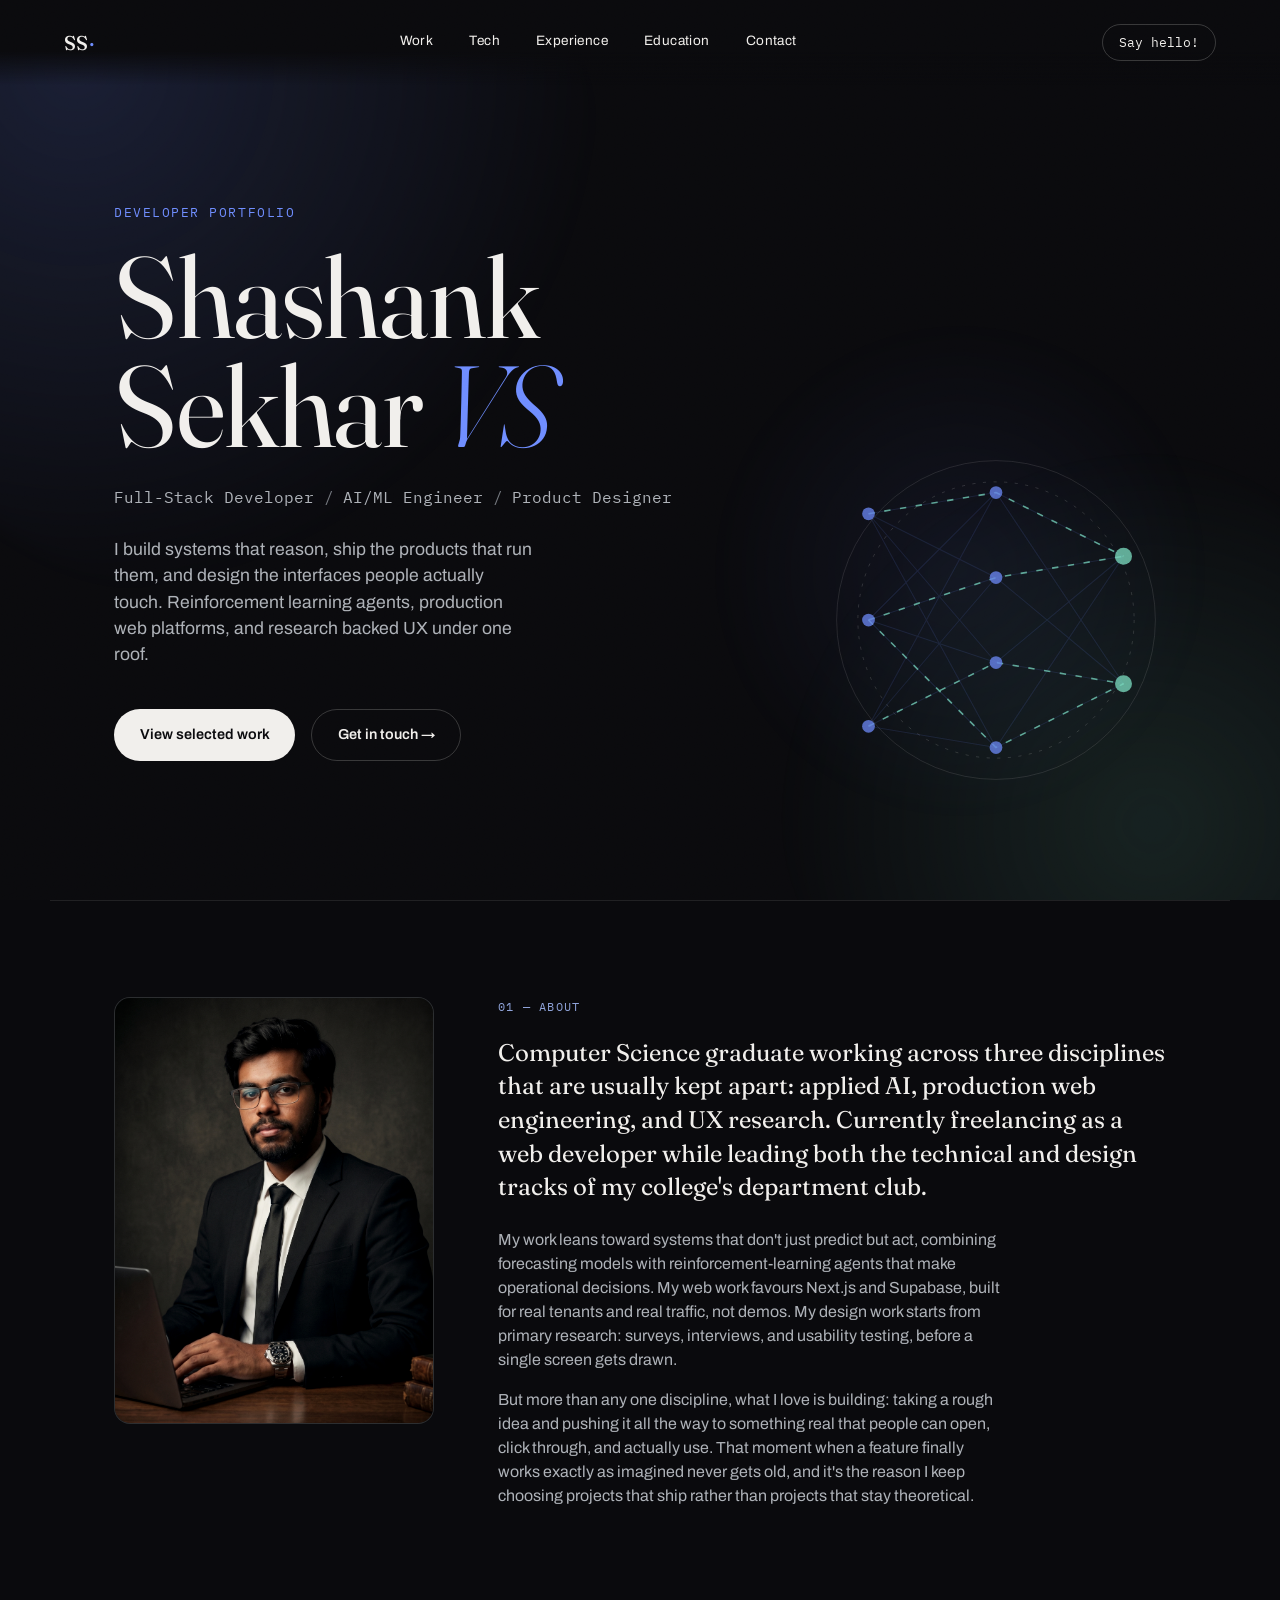
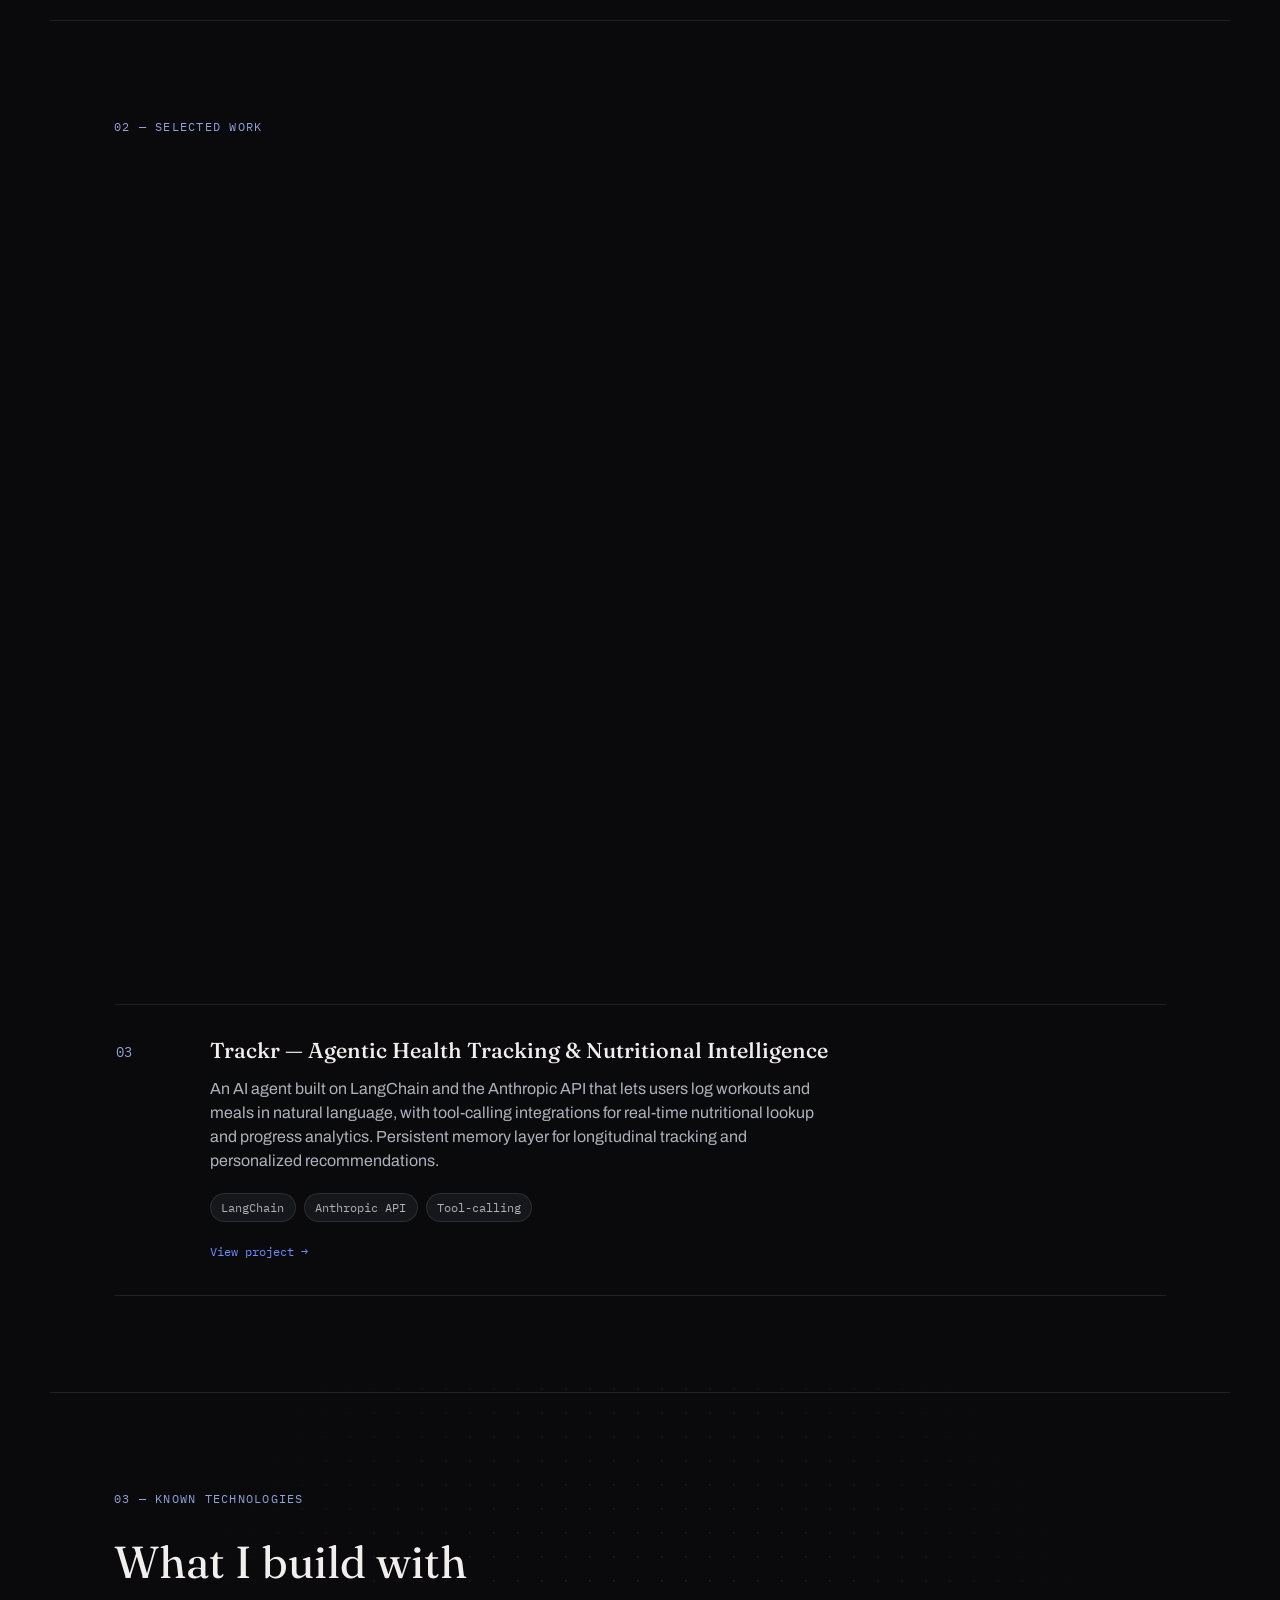
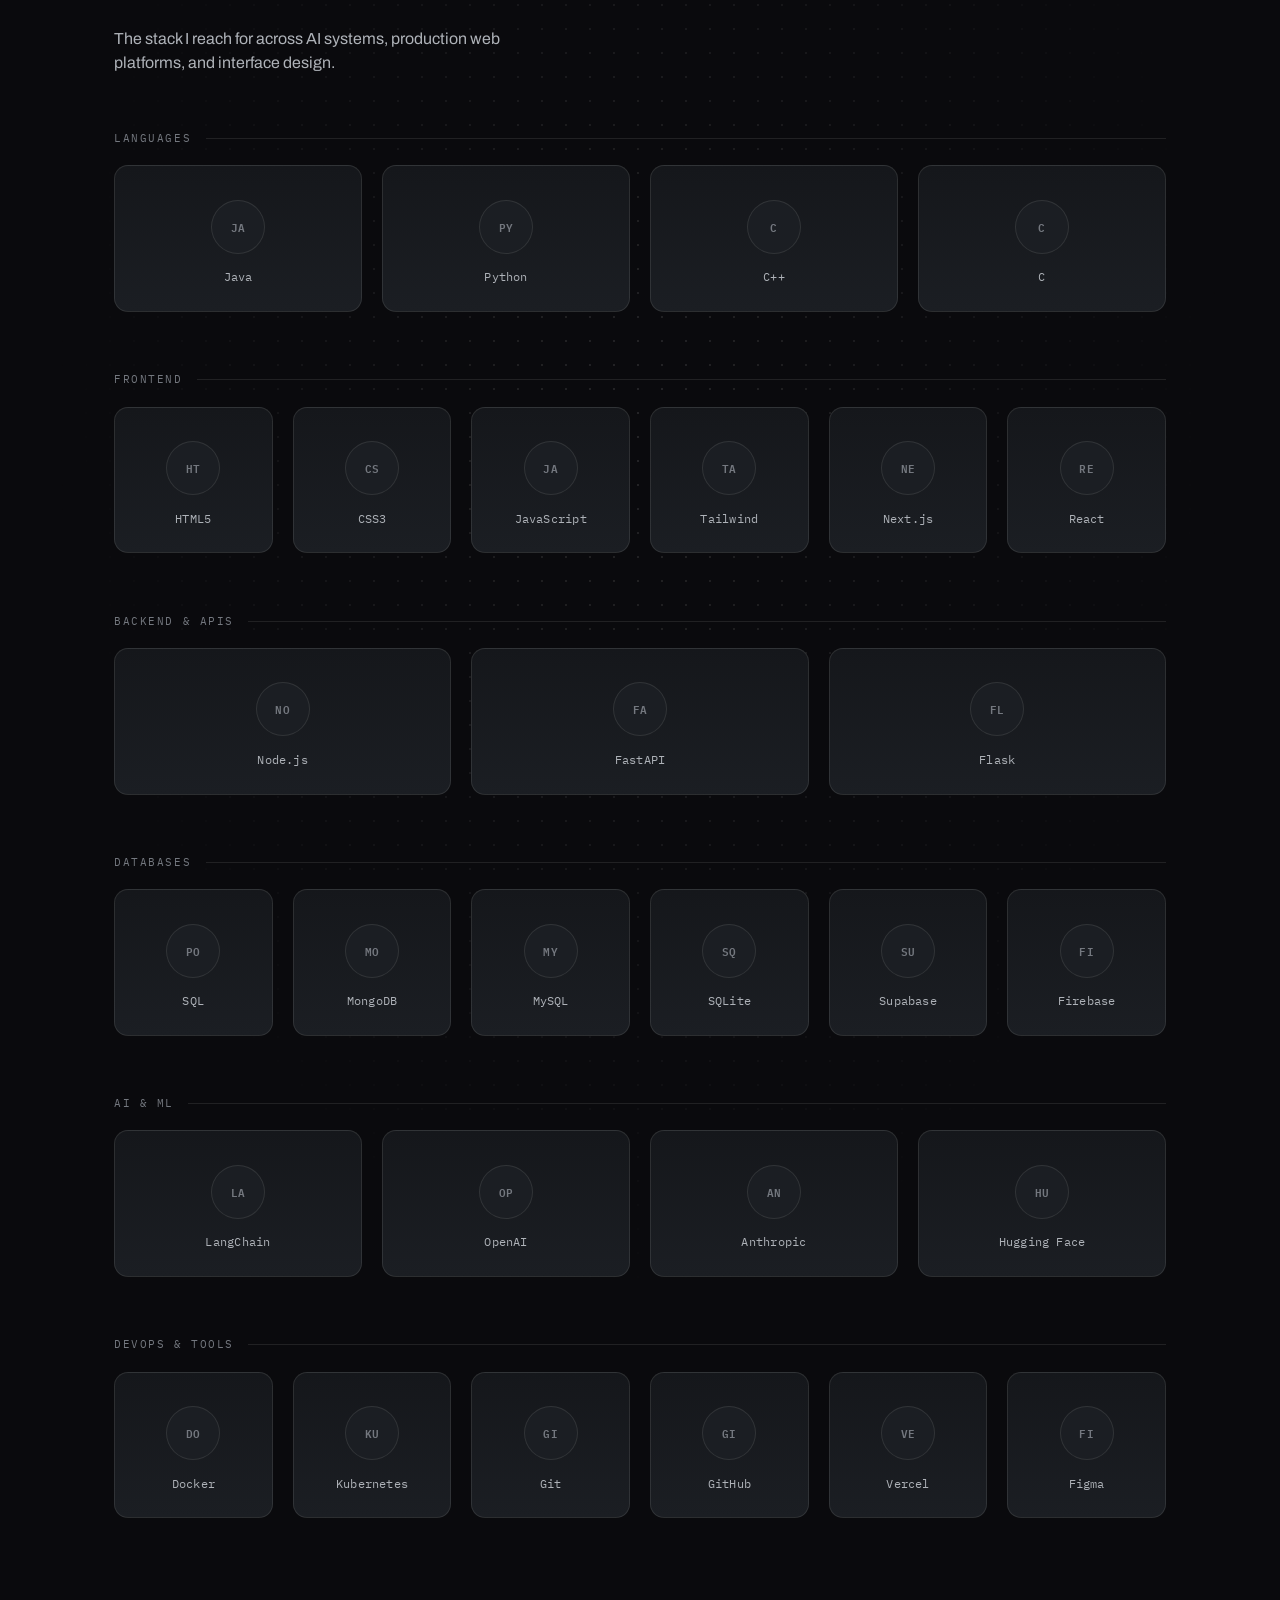
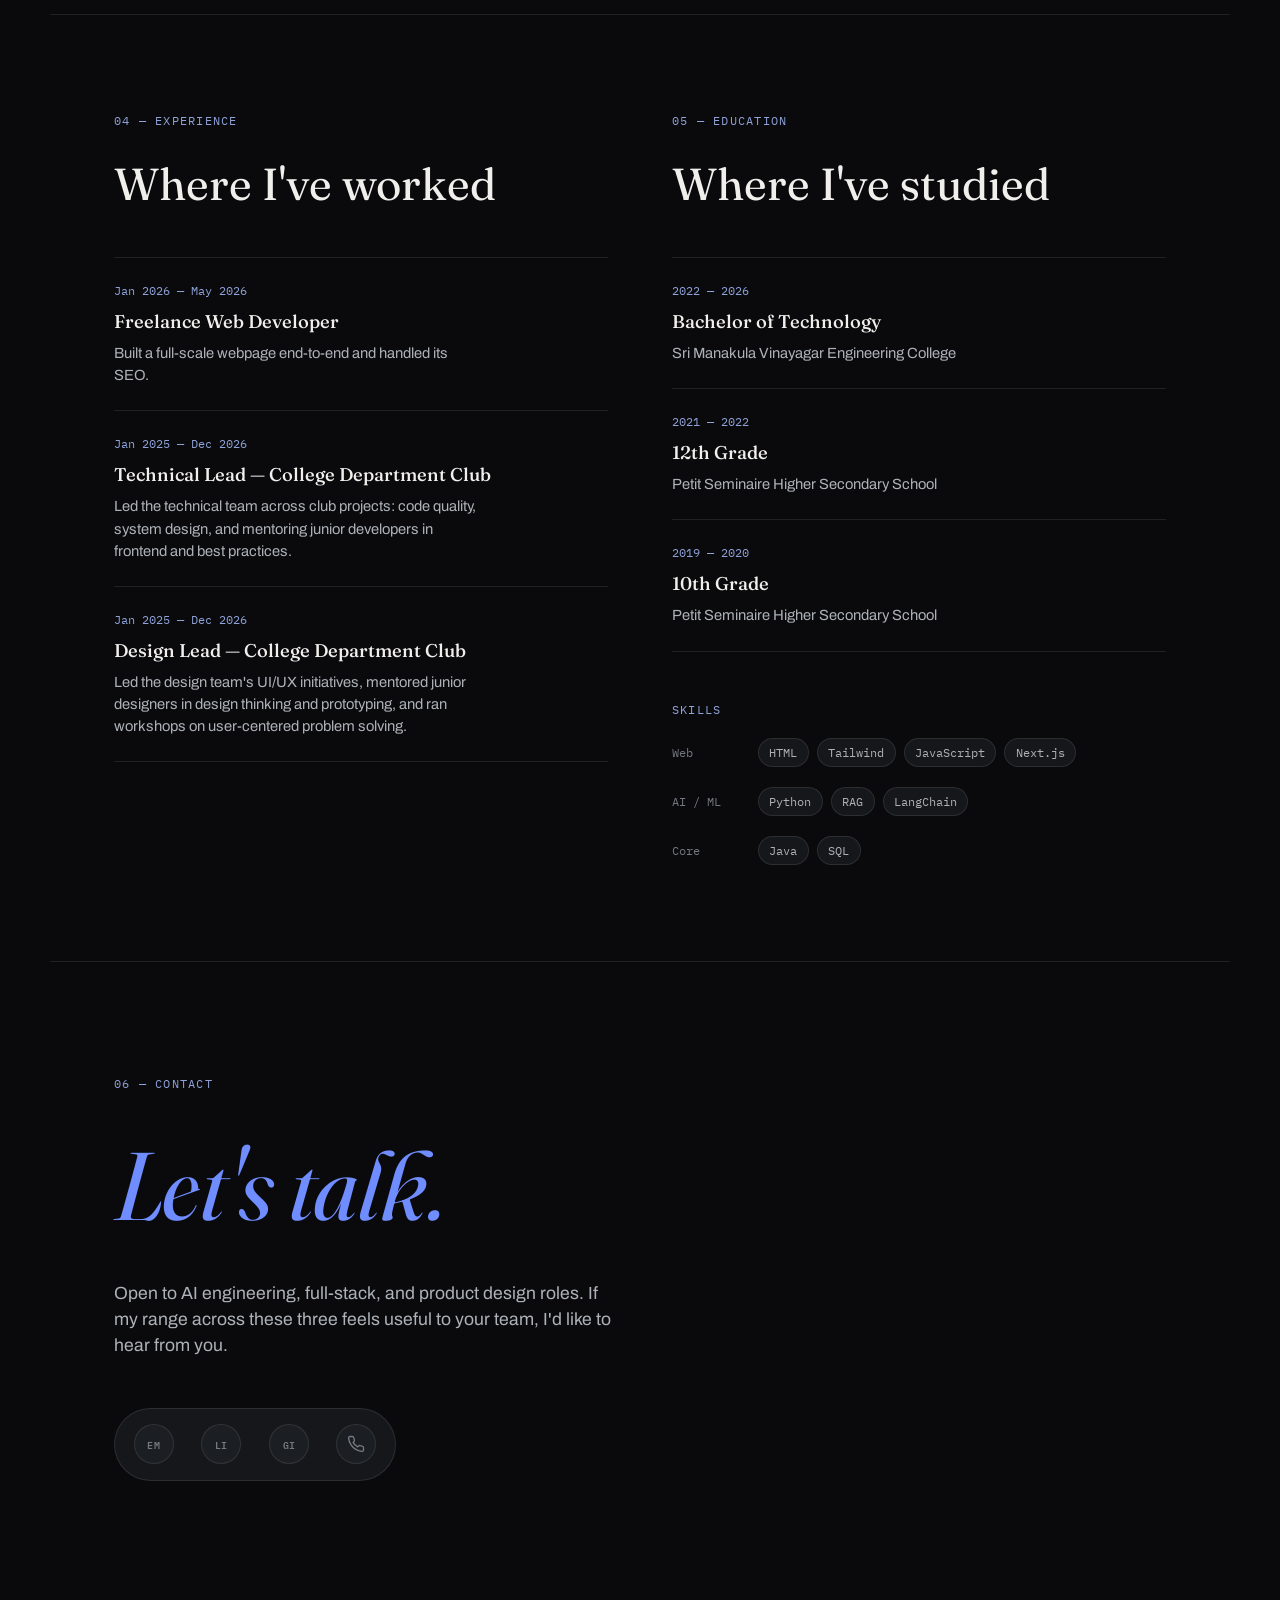
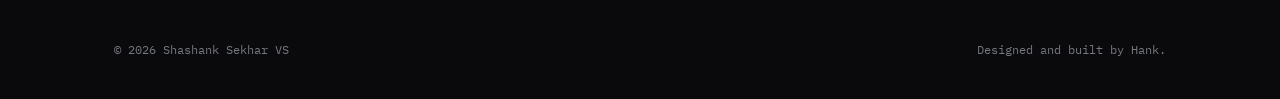
<file: index.html>
<!DOCTYPE html>
<html lang="en">
<head>
<meta charset="UTF-8">
<meta name="viewport" content="width=device-width, initial-scale=1.0">
<title>Shashank Sekhar VS - AI Engineer, Full-Stack Developer &amp; Product Designer</title>
<meta name="description" content="Portfolio of Shashank Sekhar VS — AI/ML systems, full-stack web products, and UX/UI design.">
<link rel="preconnect" href="https://fonts.googleapis.com">
<link rel="preconnect" href="https://fonts.gstatic.com" crossorigin>
<link href="https://fonts.googleapis.com/css2?family=Fraunces:ital,opsz,wght@0,9..144,300;0,9..144,400;0,9..144,500;0,9..144,600;1,9..144,400;1,9..144,500&family=Archivo:wght@400;500;600;700&family=IBM+Plex+Mono:wght@400;500&display=swap" rel="stylesheet">
<link rel="icon" type="image/svg+xml" href="assets/favicon.svg">
<link rel="stylesheet" href="css/style.css">
</head>
<body>

<div class="grain"></div>
<div class="bg-fx" aria-hidden="true">
  <div class="bg-blob bg-blob-1"></div>
  <div class="bg-blob bg-blob-2"></div>
  <div class="bg-blob bg-blob-3"></div>
</div>
<script>
function techIconFallback(img) {
  var span = document.createElement("span");
  span.className = "tech-fallback";
  span.textContent = (img.alt || "?").replace(/[^A-Za-z0-9]/g, "").slice(0, 2).toUpperCase();
  img.replaceWith(span);
}
</script>

<header class="site-header">
  <a href="#top" class="mark">SS<span class="mark-dot">·</span></a>
  <nav class="nav">
    <a href="#work">Work</a>
    <a href="#tech">Tech</a>
    <a href="#experience">Experience</a>
    <a href="#education">Education</a>
    <a href="#contact">Contact</a>
  </nav>
  <a href="mailto:vsshashank08@gmail.com" class="nav-cta">Say hello!</a>
  <button class="nav-toggle" aria-label="Open menu" aria-expanded="false">
    <span></span><span></span><span></span>
  </button>
</header>

<div class="mobile-nav">
  <nav>
    <a href="#work">Work</a>
    <a href="#tech">Tech</a>
    <a href="#experience">Experience</a>
    <a href="#education">Education</a>
    <a href="#contact">Contact</a>
  </nav>
  <a href="mailto:vsshashank08@gmail.com" class="btn btn-primary">Say hello!</a>
</div>

<main id="top">

  <!-- HERO -->
  <section class="hero">
    <p class="eyebrow" data-reveal>Developer Portfolio</p>
    <h1 class="hero-name" data-reveal>
      Shashank<br>Sekhar&nbsp;<span class="italic">VS</span>
    </h1>
    <div class="hero-roles" data-reveal>
      <span>Full-Stack Developer</span>
      <span class="slash">/</span>
      <span>AI/ML Engineer</span>
      <span class="slash">/</span>
      <span>Product Designer</span>
    </div>
    <p class="hero-copy" data-reveal>
      I build systems that reason, ship the products that run them, and design the interfaces
      people actually touch. Reinforcement learning agents, production web platforms, and
      research backed UX under one roof.
    </p>
    <div class="hero-actions" data-reveal>
      <a href="#work" class="btn btn-primary">View selected work</a>
      <a href="#contact" class="btn btn-ghost">Get in touch →</a>
    </div>
    <div class="hero-figure" aria-hidden="true">
      <svg class="neural-viz" viewBox="0 0 320 320" xmlns="http://www.w3.org/2000/svg">
        <circle class="ring" cx="160" cy="160" r="150"/>
        <circle class="ring ring-dashed" cx="160" cy="160" r="130"/>
        <g class="diagram-group">
          <!-- edges: input -> hidden -->
          <g class="edge">
            <line x1="40" y1="60" x2="160" y2="40"/>
            <line x1="40" y1="60" x2="160" y2="120"/>
            <line x1="40" y1="60" x2="160" y2="200"/>
            <line x1="40" y1="60" x2="160" y2="280"/>
            <line x1="40" y1="160" x2="160" y2="40"/>
            <line x1="40" y1="160" x2="160" y2="120"/>
            <line x1="40" y1="160" x2="160" y2="200"/>
            <line x1="40" y1="160" x2="160" y2="280"/>
            <line x1="40" y1="260" x2="160" y2="40"/>
            <line x1="40" y1="260" x2="160" y2="120"/>
            <line x1="40" y1="260" x2="160" y2="200"/>
            <line x1="40" y1="260" x2="160" y2="280"/>
          </g>
          <!-- edges: hidden -> output -->
          <g class="edge">
            <line x1="160" y1="40" x2="280" y2="100"/>
            <line x1="160" y1="120" x2="280" y2="100"/>
            <line x1="160" y1="200" x2="280" y2="100"/>
            <line x1="160" y1="280" x2="280" y2="100"/>
            <line x1="160" y1="40" x2="280" y2="220"/>
            <line x1="160" y1="120" x2="280" y2="220"/>
            <line x1="160" y1="200" x2="280" y2="220"/>
            <line x1="160" y1="280" x2="280" y2="220"/>
          </g>
          <!-- active signal paths -->
          <path class="edge-active" d="M40,60 L160,40 L280,100" style="animation-delay:0s"/>
          <path class="edge-active" d="M40,160 L160,120 L280,100" style="animation-delay:0.6s"/>
          <path class="edge-active" d="M40,260 L160,200 L280,220" style="animation-delay:1.2s"/>
          <path class="edge-active" d="M40,160 L160,280 L280,220" style="animation-delay:1.8s"/>

          <!-- input nodes -->
          <circle class="node" cx="40" cy="60" r="6" style="animation-delay:0s"/>
          <circle class="node" cx="40" cy="160" r="6" style="animation-delay:0.4s"/>
          <circle class="node" cx="40" cy="260" r="6" style="animation-delay:0.8s"/>
          <!-- hidden nodes -->
          <circle class="node" cx="160" cy="40" r="6" style="animation-delay:0.2s"/>
          <circle class="node" cx="160" cy="120" r="6" style="animation-delay:0.6s"/>
          <circle class="node" cx="160" cy="200" r="6" style="animation-delay:1s"/>
          <circle class="node" cx="160" cy="280" r="6" style="animation-delay:1.4s"/>
          <!-- output nodes -->
          <circle class="node node-out" cx="280" cy="100" r="8" style="animation-delay:0.3s"/>
          <circle class="node node-out" cx="280" cy="220" r="8" style="animation-delay:0.9s"/>
        </g>
      </svg>
    </div>
  </section>

  <!-- ABOUT / STATS -->
  <section class="about" id="about">
    <div class="about-photo" data-reveal>
      <img src="assets/shashank.png" alt="Shashank Sekhar VS" loading="lazy" onerror="this.parentElement.classList.add('photo-fallback')">
    </div>
    <div class="about-text" data-reveal>
      <p class="section-label">01 — About</p>
      <p class="about-lede">
        Computer Science graduate working across three disciplines that are usually kept
        apart: applied AI, production web engineering, and UX research. Currently freelancing
        as a web developer while leading both the technical and design tracks of my college's
        department club.
      </p>
      <p class="about-body">
        My work leans toward systems that don't just predict but act, combining forecasting
        models with reinforcement-learning agents that make operational decisions. My web work
        favours Next.js and Supabase, built for real tenants and real traffic, not demos. My
        design work starts from primary research: surveys, interviews, and usability testing,
        before a single screen gets drawn.
      </p>
      <p class="about-body">
        But more than any one discipline, what I love is building: taking a rough idea and
        pushing it all the way to something real that people can open, click through, and
        actually use. That moment when a feature finally works exactly as imagined never gets
        old, and it's the reason I keep choosing projects that ship rather than projects that
        stay theoretical.
      </p>
    </div>
  </section>

  <!-- WORK -->
  <section class="work" id="work">
    <p class="section-label">02 — Selected Work</p>
    <h2 class="section-title" data-reveal>Things I've shipped</h2>

    <div class="tabs" role="tablist" data-reveal>
      <button class="tab active" data-tab="ai" role="tab" aria-selected="true">AI Engineering</button>
      <button class="tab" data-tab="web" role="tab" aria-selected="false">Web Development</button>
      <button class="tab" data-tab="design" role="tab" aria-selected="false">Design</button>
    </div>

    <!-- AI -->
    <div class="tab-panel active" data-panel="ai">

      <article class="entry" data-reveal>
        <div class="entry-num">01</div>
        <div class="entry-body">
          <h3><a href="projects/flowforge.html">FlowForge — Autonomous Task Decomposition &amp; Execution Engine</a></h3>
          <p>
            A multi-agent pipeline that ingests a project brief and autonomously plans, researches,
            drafts and reviews deliverables through role-specialized agents with inter-agent
            feedback loops. Built with CrewAI and the Anthropic API, with quality-threshold exit
            conditions and structured output to a finished document.
          </p>
          <div class="tags">
            <span>CrewAI</span><span>Anthropic API</span><span>Multi-agent</span>
          </div>
          <a href="projects/flowforge.html" class="entry-link">View project →</a>
        </div>
      </article>

      <article class="entry" data-reveal>
        <div class="entry-num">02</div>
        <div class="entry-body">
          <h3><a href="projects/supply-chain-ai.html">Hybrid Framework for Predictive &amp; Adaptive Supply Chain Management</a></h3>
          <p>
            A hybrid system combining CatBoost regression with a PPO reinforcement-learning agent
            to run e-commerce supply chain operations. CatBoost forecasts demand, profit, delivery
            time and late-delivery risk; those forecasts become state inputs for an RL agent that
            adaptively controls inventory, order prioritization, and delivery scheduling via
            reward-based feedback. Evaluated on the DataCo Smart Supply Chain dataset (~180K
            records): mean reward of <strong>+222.24</strong> vs. <strong>&minus;120.5</strong>
            for the baseline, with strong RMSE, MAE and R² across every prediction task.
          </p>
          <div class="tags">
            <span>CatBoost</span><span>PPO / RL</span><span>Python</span><span>Time-series</span>
          </div>
          <a href="projects/supply-chain-ai.html" class="entry-link">View project →</a>
        </div>
      </article>

      <article class="entry" data-reveal>
        <div class="entry-num">03</div>
        <div class="entry-body">
          <h3><a href="projects/trackr.html">Trackr — Agentic Health Tracking &amp; Nutritional Intelligence</a></h3>
          <p>
            An AI agent built on LangChain and the Anthropic API that lets users log workouts and
            meals in natural language, with tool-calling integrations for real-time nutritional
            lookup and progress analytics. Persistent memory layer for longitudinal tracking and
            personalized recommendations.
          </p>
          <div class="tags">
            <span>LangChain</span><span>Anthropic API</span><span>Tool-calling</span>
          </div>
          <a href="projects/trackr.html" class="entry-link">View project →</a>
        </div>
      </article>

    </div>

    <!-- WEB -->
    <div class="tab-panel" data-panel="web">

      <article class="entry" data-reveal>
        <div class="entry-num">01</div>
        <div class="entry-body">
          <h3><a href="projects/cycleworld.html">Cycle World Pondicherry — Headless Cycle Storefront</a></h3>
          <p>
            Built on Next.js with server-side rendering for SEO-optimized catalogue pages and
            dynamic product routing. Backed by a normalized Supabase Postgres schema with
            RLS-enforced access control and Realtime inventory sync, deployed through a Vercel
            pipeline with edge caching achieving sub-second TTFB.
          </p>
          <div class="tags">
            <span>Next.js</span><span>Supabase</span><span>Postgres RLS</span><span>Vercel Edge</span>
          </div>
          <a href="projects/cycleworld.html" class="entry-link">View project →</a>
        </div>
      </article>

      <article class="entry" data-reveal>
        <div class="entry-num">02</div>
        <div class="entry-body">
          <h3><a href="projects/qless-platform.html">QLess — Campus Pre-Order Web App</a></h3>
          <p>
            The pre-order and pickup flow from the QLess UX case study, rebuilt as a working
            web app. Menu browsing, cart, slot booking with real capacity limits, and OTP
            pickup confirmation with a live countdown one HTML file, no framework, no
            backend.
          </p>
          <div class="tags">
            <span>HTML5</span><span>CSS3</span><span>Vanilla JavaScript</span><span>State management</span>
          </div>
          <a href="projects/qless-platform.html" class="entry-link">View project →</a>
        </div>
      </article>

    </div>

    <!-- DESIGN -->
    <div class="tab-panel" data-panel="design">

      <article class="entry" data-reveal>
        <div class="entry-num">01</div>
        <div class="entry-body">
          <h3><a href="projects/frabe.html">Frabe — Women's Personal Safety App</a> <span class="entry-tag">UX/UI Case Study</span></h3>
          <p>
            End-to-end Android safety application, driven by primary research across 80 survey
            respondents and 12 in-depth interviews. Solved the core usability challenge of reaching
            emergency help in under 8 seconds through a one-tap SOS flow, horizontally scrollable
            helpline cards, and a safe-area map surfacing 9+ location categories. High-fidelity
            screens delivered in Figma, with the interaction model stress-tested through Maze
            usability testing.
          </p>
          <div class="tags">
            <span>User research</span><span>Figma</span><span>Usability testing</span>
          </div>
          <a href="projects/frabe.html" class="entry-link">View case study →</a>
        </div>
      </article>

      <article class="entry" data-reveal>
        <div class="entry-num">02</div>
        <div class="entry-body">
          <h3><a href="projects/qless-design.html">QLess — Campus Pre-Order &amp; Queue Management App</a> <span class="entry-tag">UX/UI Case Study</span></h3>
          <p>
            Mobile pre-ordering and live token tracking experience for high-footfall campus dining
            venues, removing physical queues through a streamlined order-to-token flow. Research
            across canteen visitors, full journey mapping from browse to collection, and 10
            high-fidelity screens onboarding, menu discovery, cart, live order status, order
            history, profile — built around a sub-3-tap ordering principle.
          </p>
          <div class="tags">
            <span>User research</span><span>Journey mapping</span><span>Figma</span>
          </div>
          <a href="projects/qless-design.html" class="entry-link">View case study →</a>
        </div>
      </article>

    </div>
  </section>

  <!-- KNOWN TECHNOLOGIES -->
  <section class="tech" id="tech">
    <p class="section-label">03 — Known Technologies</p>
    <h2 class="section-title" data-reveal>What I build with</h2>
    <p class="tech-sub" data-reveal>The stack I reach for across AI systems, production web platforms, and interface design.</p>

    <div class="tech-groups">
      <div class="tech-group">
        <p class="tech-group-label">Languages</p>
        <div class="tech-grid" data-reveal>
          <div class="tech-item" style="--tint:#E76F00"><span class="tech-icon"><img src="https://cdn.simpleicons.org/openjdk/FFFFFF" alt="Java" loading="lazy" onerror="techIconFallback(this)"></span><span class="tech-name">Java</span></div>
          <div class="tech-item" style="--tint:#4B8BBE"><span class="tech-icon"><img src="https://cdn.simpleicons.org/python/4B8BBE" alt="Python" loading="lazy" onerror="techIconFallback(this)"></span><span class="tech-name">Python</span></div>
          <div class="tech-item" style="--tint:#00599C"><span class="tech-icon"><img src="https://cdn.simpleicons.org/cplusplus/00599C" alt="C++" loading="lazy" onerror="techIconFallback(this)"></span><span class="tech-name">C++</span></div>
          <div class="tech-item" style="--tint:#A8B9CC"><span class="tech-icon"><img src="https://cdn.simpleicons.org/c/A8B9CC" alt="C" loading="lazy" onerror="techIconFallback(this)"></span><span class="tech-name">C</span></div>
        </div>
      </div>

      <div class="tech-group">
        <p class="tech-group-label">Frontend</p>
        <div class="tech-grid" data-reveal>
          <div class="tech-item" style="--tint:#E34F26"><span class="tech-icon"><img src="https://cdn.simpleicons.org/html5/E34F26" alt="HTML5" loading="lazy" onerror="techIconFallback(this)"></span><span class="tech-name">HTML5</span></div>
          <div class="tech-item" style="--tint:#2965F1"><span class="tech-icon"><img src="https://cdn.simpleicons.org/css3/2965F1" alt="CSS3" loading="lazy" onerror="techIconFallback(this)"></span><span class="tech-name">CSS3</span></div>
          <div class="tech-item" style="--tint:#F7DF1E"><span class="tech-icon"><img src="https://cdn.simpleicons.org/javascript/F7DF1E" alt="JavaScript" loading="lazy" onerror="techIconFallback(this)"></span><span class="tech-name">JavaScript</span></div>
          <div class="tech-item" style="--tint:#38BDF8"><span class="tech-icon"><img src="https://cdn.simpleicons.org/tailwindcss/38BDF8" alt="Tailwind CSS" loading="lazy" onerror="techIconFallback(this)"></span><span class="tech-name">Tailwind</span></div>
          <div class="tech-item" style="--tint:#A1A1AA"><span class="tech-icon"><img src="https://cdn.simpleicons.org/nextdotjs/FFFFFF" alt="Next.js" loading="lazy" onerror="techIconFallback(this)"></span><span class="tech-name">Next.js</span></div>
          <div class="tech-item" style="--tint:#61DAFB"><span class="tech-icon"><img src="https://cdn.simpleicons.org/react/61DAFB" alt="React" loading="lazy" onerror="techIconFallback(this)"></span><span class="tech-name">React</span></div>
        </div>
      </div>

      <div class="tech-group">
        <p class="tech-group-label">Backend &amp; APIs</p>
        <div class="tech-grid" data-reveal>
          <div class="tech-item" style="--tint:#339933"><span class="tech-icon"><img src="https://cdn.simpleicons.org/nodedotjs/339933" alt="Node.js" loading="lazy" onerror="techIconFallback(this)"></span><span class="tech-name">Node.js</span></div>
          <div class="tech-item" style="--tint:#009688"><span class="tech-icon"><img src="https://cdn.simpleicons.org/fastapi/009688" alt="FastAPI" loading="lazy" onerror="techIconFallback(this)"></span><span class="tech-name">FastAPI</span></div>
          <div class="tech-item" style="--tint:#A1A1AA"><span class="tech-icon"><img src="https://cdn.simpleicons.org/flask/FFFFFF" alt="Flask" loading="lazy" onerror="techIconFallback(this)"></span><span class="tech-name">Flask</span></div>
        </div>
      </div>

      <div class="tech-group">
        <p class="tech-group-label">Databases</p>
        <div class="tech-grid" data-reveal>
          <div class="tech-item" style="--tint:#4169E1"><span class="tech-icon"><img src="https://cdn.simpleicons.org/postgresql/4169E1" alt="PostgreSQL" loading="lazy" onerror="techIconFallback(this)"></span><span class="tech-name">SQL</span></div>
          <div class="tech-item" style="--tint:#47A248"><span class="tech-icon"><img src="https://cdn.simpleicons.org/mongodb/47A248" alt="MongoDB" loading="lazy" onerror="techIconFallback(this)"></span><span class="tech-name">MongoDB</span></div>
          <div class="tech-item" style="--tint:#4479A1"><span class="tech-icon"><img src="https://cdn.simpleicons.org/mysql/4479A1" alt="MySQL" loading="lazy" onerror="techIconFallback(this)"></span><span class="tech-name">MySQL</span></div>
          <div class="tech-item" style="--tint:#3C8FC4"><span class="tech-icon"><img src="https://cdn.simpleicons.org/sqlite/3C8FC4" alt="SQLite" loading="lazy" onerror="techIconFallback(this)"></span><span class="tech-name">SQLite</span></div>
          <div class="tech-item" style="--tint:#3ECF8E"><span class="tech-icon"><img src="https://cdn.simpleicons.org/supabase/3ECF8E" alt="Supabase" loading="lazy" onerror="techIconFallback(this)"></span><span class="tech-name">Supabase</span></div>
          <div class="tech-item" style="--tint:#FFCA28"><span class="tech-icon"><img src="https://cdn.simpleicons.org/firebase/FFCA28" alt="Firebase" loading="lazy" onerror="techIconFallback(this)"></span><span class="tech-name">Firebase</span></div>
        </div>
      </div>

      <div class="tech-group">
        <p class="tech-group-label">AI &amp; ML</p>
        <div class="tech-grid" data-reveal>
          <div class="tech-item" style="--tint:#7FE6C8"><span class="tech-icon"><img src="https://cdn.simpleicons.org/langchain/7FE6C8" alt="LangChain" loading="lazy" onerror="techIconFallback(this)"></span><span class="tech-name">LangChain</span></div>
          <div class="tech-item" style="--tint:#A1A1AA"><span class="tech-icon"><img src="https://cdn.simpleicons.org/openai/FFFFFF" alt="OpenAI" loading="lazy" onerror="techIconFallback(this)"></span><span class="tech-name">OpenAI</span></div>
          <div class="tech-item" style="--tint:#A1A1AA"><span class="tech-icon"><img src="https://cdn.simpleicons.org/anthropic/FFFFFF" alt="Anthropic" loading="lazy" onerror="techIconFallback(this)"></span><span class="tech-name">Anthropic</span></div>
          <div class="tech-item" style="--tint:#FFD21E"><span class="tech-icon"><img src="https://cdn.simpleicons.org/huggingface/FFD21E" alt="Hugging Face" loading="lazy" onerror="techIconFallback(this)"></span><span class="tech-name">Hugging Face</span></div>
        </div>
      </div>

      <div class="tech-group">
        <p class="tech-group-label">DevOps &amp; Tools</p>
        <div class="tech-grid" data-reveal>
          <div class="tech-item" style="--tint:#2496ED"><span class="tech-icon"><img src="https://cdn.simpleicons.org/docker/2496ED" alt="Docker" loading="lazy" onerror="techIconFallback(this)"></span><span class="tech-name">Docker</span></div>
          <div class="tech-item" style="--tint:#326CE5"><span class="tech-icon"><img src="https://cdn.simpleicons.org/kubernetes/326CE5" alt="Kubernetes" loading="lazy" onerror="techIconFallback(this)"></span><span class="tech-name">Kubernetes</span></div>
          <div class="tech-item" style="--tint:#F05032"><span class="tech-icon"><img src="https://cdn.simpleicons.org/git/F05032" alt="Git" loading="lazy" onerror="techIconFallback(this)"></span><span class="tech-name">Git</span></div>
          <div class="tech-item" style="--tint:#A1A1AA"><span class="tech-icon"><img src="https://cdn.simpleicons.org/github/FFFFFF" alt="GitHub" loading="lazy" onerror="techIconFallback(this)"></span><span class="tech-name">GitHub</span></div>
          <div class="tech-item" style="--tint:#A1A1AA"><span class="tech-icon"><img src="https://cdn.simpleicons.org/vercel/FFFFFF" alt="Vercel" loading="lazy" onerror="techIconFallback(this)"></span><span class="tech-name">Vercel</span></div>
          <div class="tech-item" style="--tint:#F24E1E"><span class="tech-icon"><img src="https://cdn.simpleicons.org/figma/F24E1E" alt="Figma" loading="lazy" onerror="techIconFallback(this)"></span><span class="tech-name">Figma</span></div>
        </div>
      </div>
    </div>
  </section>

  <!-- EXPERIENCE + EDUCATION -->
  <section class="split" id="experience">
    <div class="split-col">
      <p class="section-label">04 — Experience</p>
      <h2 class="section-title" data-reveal>Where I've worked</h2>

      <ol class="timeline">
        <li data-reveal>
          <span class="tl-date">Jan 2026 — May 2026</span>
          <h4>Freelance Web Developer</h4>
          <p>Built a full-scale webpage end-to-end and handled its SEO.</p>
        </li>
        <li data-reveal>
          <span class="tl-date">Jan 2025 — Dec 2026</span>
          <h4>Technical Lead — College Department Club</h4>
          <p>Led the technical team across club projects: code quality, system design, and
          mentoring junior developers in frontend and best practices.</p>
        </li>
        <li data-reveal>
          <span class="tl-date">Jan 2025 — Dec 2026</span>
          <h4>Design Lead — College Department Club</h4>
          <p>Led the design team's UI/UX initiatives, mentored junior designers in design
          thinking and prototyping, and ran workshops on user-centered problem solving.</p>
        </li>
      </ol>
    </div>

    <div class="split-col" id="education">
      <p class="section-label">05 — Education</p>
      <h2 class="section-title" data-reveal>Where I've studied</h2>

      <ol class="timeline">
        <li data-reveal>
          <span class="tl-date">2022 — 2026</span>
          <h4>Bachelor of Technology</h4>
          <p>Sri Manakula Vinayagar Engineering College</p>
        </li>
        <li data-reveal>
          <span class="tl-date">2021 — 2022</span>
          <h4>12th Grade</h4>
          <p>Petit Seminaire Higher Secondary School</p>
        </li>
        <li data-reveal>
          <span class="tl-date">2019 — 2020</span>
          <h4>10th Grade</h4>
          <p>Petit Seminaire Higher Secondary School</p>
        </li>
      </ol>

      <p class="section-label skills-label">Skills</p>
      <div class="skill-groups" data-reveal>
        <div class="skill-group">
          <span class="skill-cat">Web</span>
          <div class="tags"><span>HTML</span><span>Tailwind</span><span>JavaScript</span><span>Next.js</span></div>
        </div>
        <div class="skill-group">
          <span class="skill-cat">AI / ML</span>
          <div class="tags"><span>Python</span><span>RAG</span><span>LangChain</span></div>
        </div>
        <div class="skill-group">
          <span class="skill-cat">Core</span>
          <div class="tags"><span>Java</span><span>SQL</span></div>
        </div>
      </div>
    </div>
  </section>

  <!-- CONTACT -->
  <section class="contact" id="contact">
    <p class="section-label">06 — Contact</p>
    <h2 class="contact-title" data-reveal>Let's talk.</h2>
    <p class="contact-copy" data-reveal>
      Open to AI engineering, full-stack, and product design roles. If my range across these
      three feels useful to your team, I'd like to hear from you.
    </p>
    <div class="contact-dock" data-reveal>
      <a href="mailto:vsshashank08@gmail.com" class="dock-item" style="--tint:#EA4335" aria-label="Email vsshashank08@gmail.com">
        <span class="dock-icon"><img src="https://cdn.simpleicons.org/gmail/EA4335" alt="Email" loading="lazy" onerror="techIconFallback(this)"></span>
        <span class="dock-label">Email</span>
      </a>
      <a href="https://www.linkedin.com/in/shashank-sekhar-449557258/" target="_blank" rel="noopener" class="dock-item" style="--tint:#0A66C2" aria-label="LinkedIn — shashank-sekhar">
        <span class="dock-icon"><img src="https://cdn.simpleicons.org/linkedin/0A66C2" alt="LinkedIn" loading="lazy" onerror="techIconFallback(this)"></span>
        <span class="dock-label">LinkedIn</span>
      </a>
      <a href="https://github.com/hank0811" target="_blank" rel="noopener" class="dock-item" style="--tint:#A1A1AA" aria-label="GitHub — hank0811">
        <span class="dock-icon"><img src="https://cdn.simpleicons.org/github/FFFFFF" alt="GitHub" loading="lazy" onerror="techIconFallback(this)"></span>
        <span class="dock-label">GitHub</span>
      </a>
      <a href="tel:+919150233560" class="dock-item" style="--tint:#7FE6C8" aria-label="Phone +91 91502 33560">
        <span class="dock-icon dock-icon-svg">
          <svg viewBox="0 0 24 24" fill="none" stroke="currentColor" stroke-width="1.8" stroke-linecap="round" stroke-linejoin="round" width="18" height="18" aria-hidden="true">
            <path d="M22 16.92v3a2 2 0 0 1-2.18 2 19.79 19.79 0 0 1-8.63-3.07 19.5 19.5 0 0 1-6-6 19.79 19.79 0 0 1-3.07-8.67A2 2 0 0 1 4.11 2h3a2 2 0 0 1 2 1.72c.127.96.361 1.903.7 2.81a2 2 0 0 1-.45 2.11L8.09 9.91a16 16 0 0 0 6 6l1.27-1.27a2 2 0 0 1 2.11-.45c.907.339 1.85.573 2.81.7A2 2 0 0 1 22 16.92z"/>
          </svg>
        </span>
        <span class="dock-label">Phone</span>
      </a>
    </div>
  </section>

</main>

<footer class="site-footer">
  <span>© <span id="year"></span> Shashank Sekhar VS</span>
  <span>Designed and built by Hank.</span>
</footer>

<script src="js/script.js"></script>
</body>
</html>
</file>
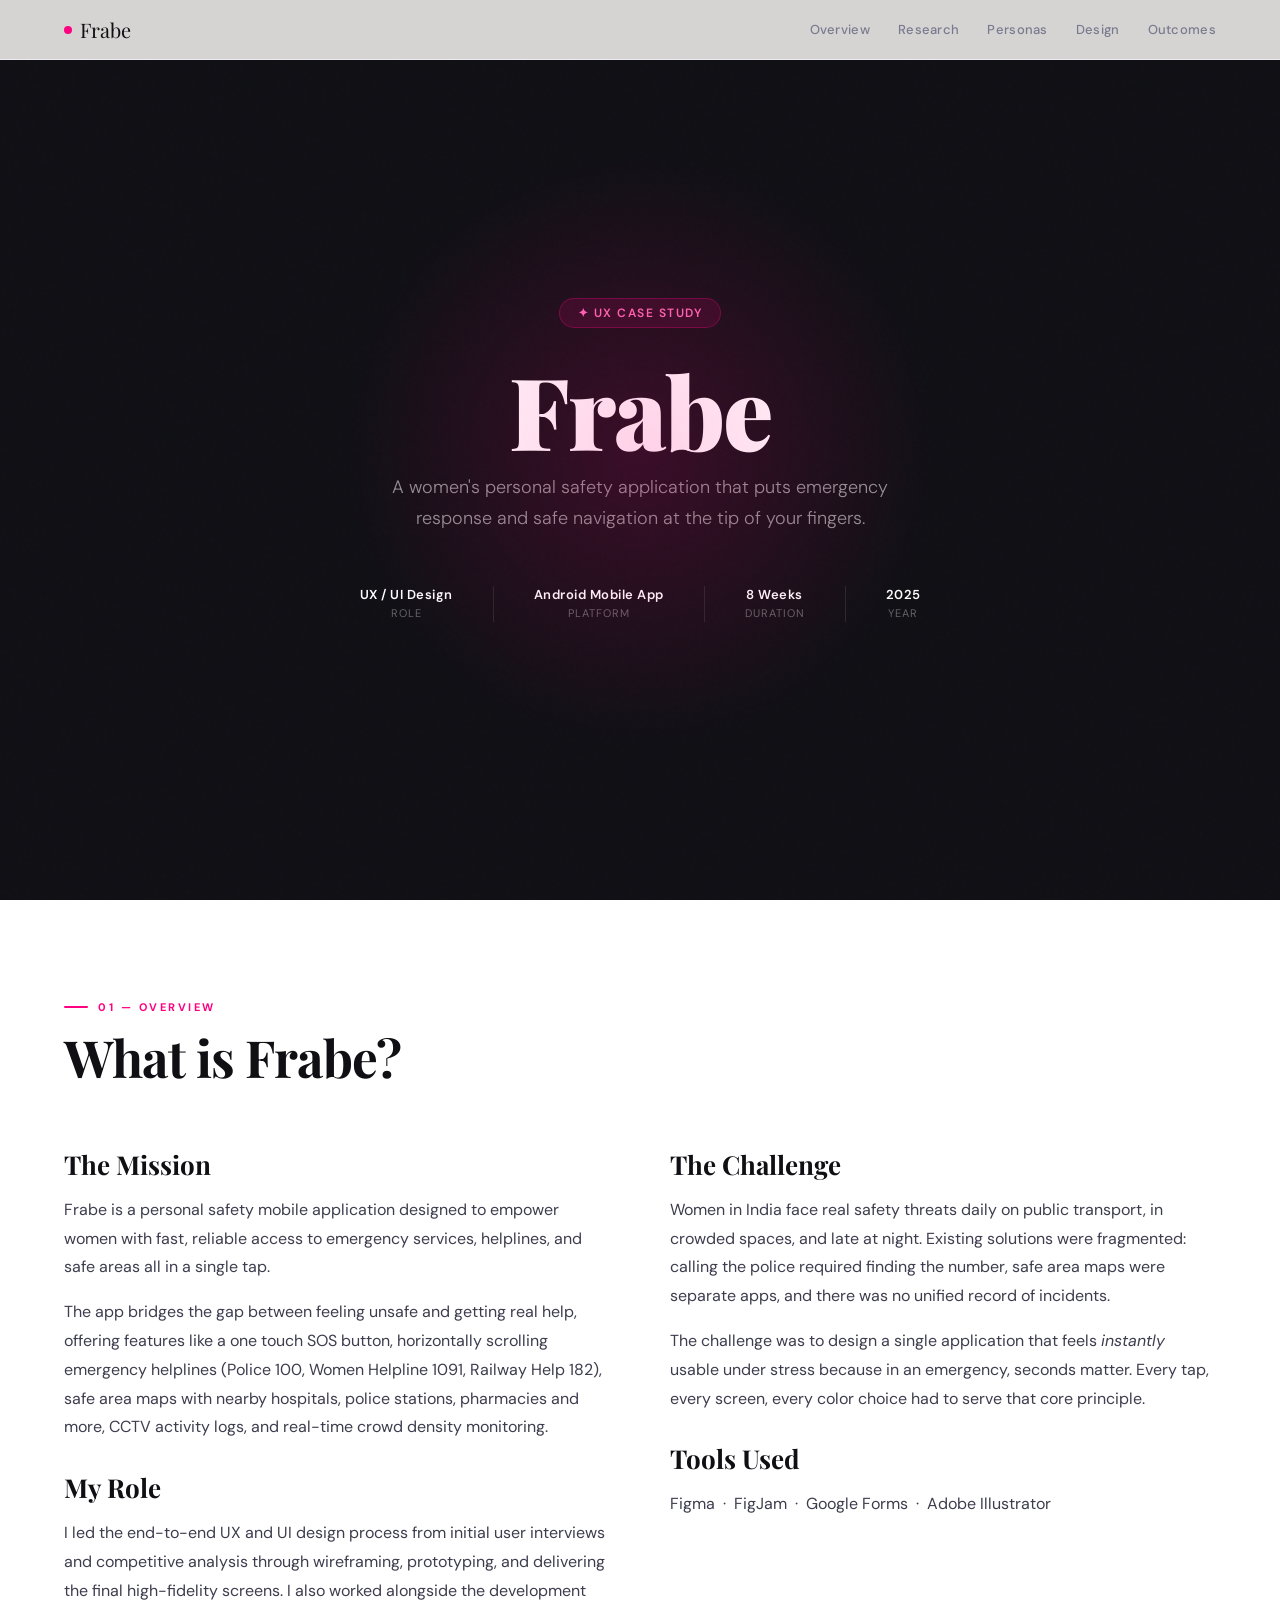
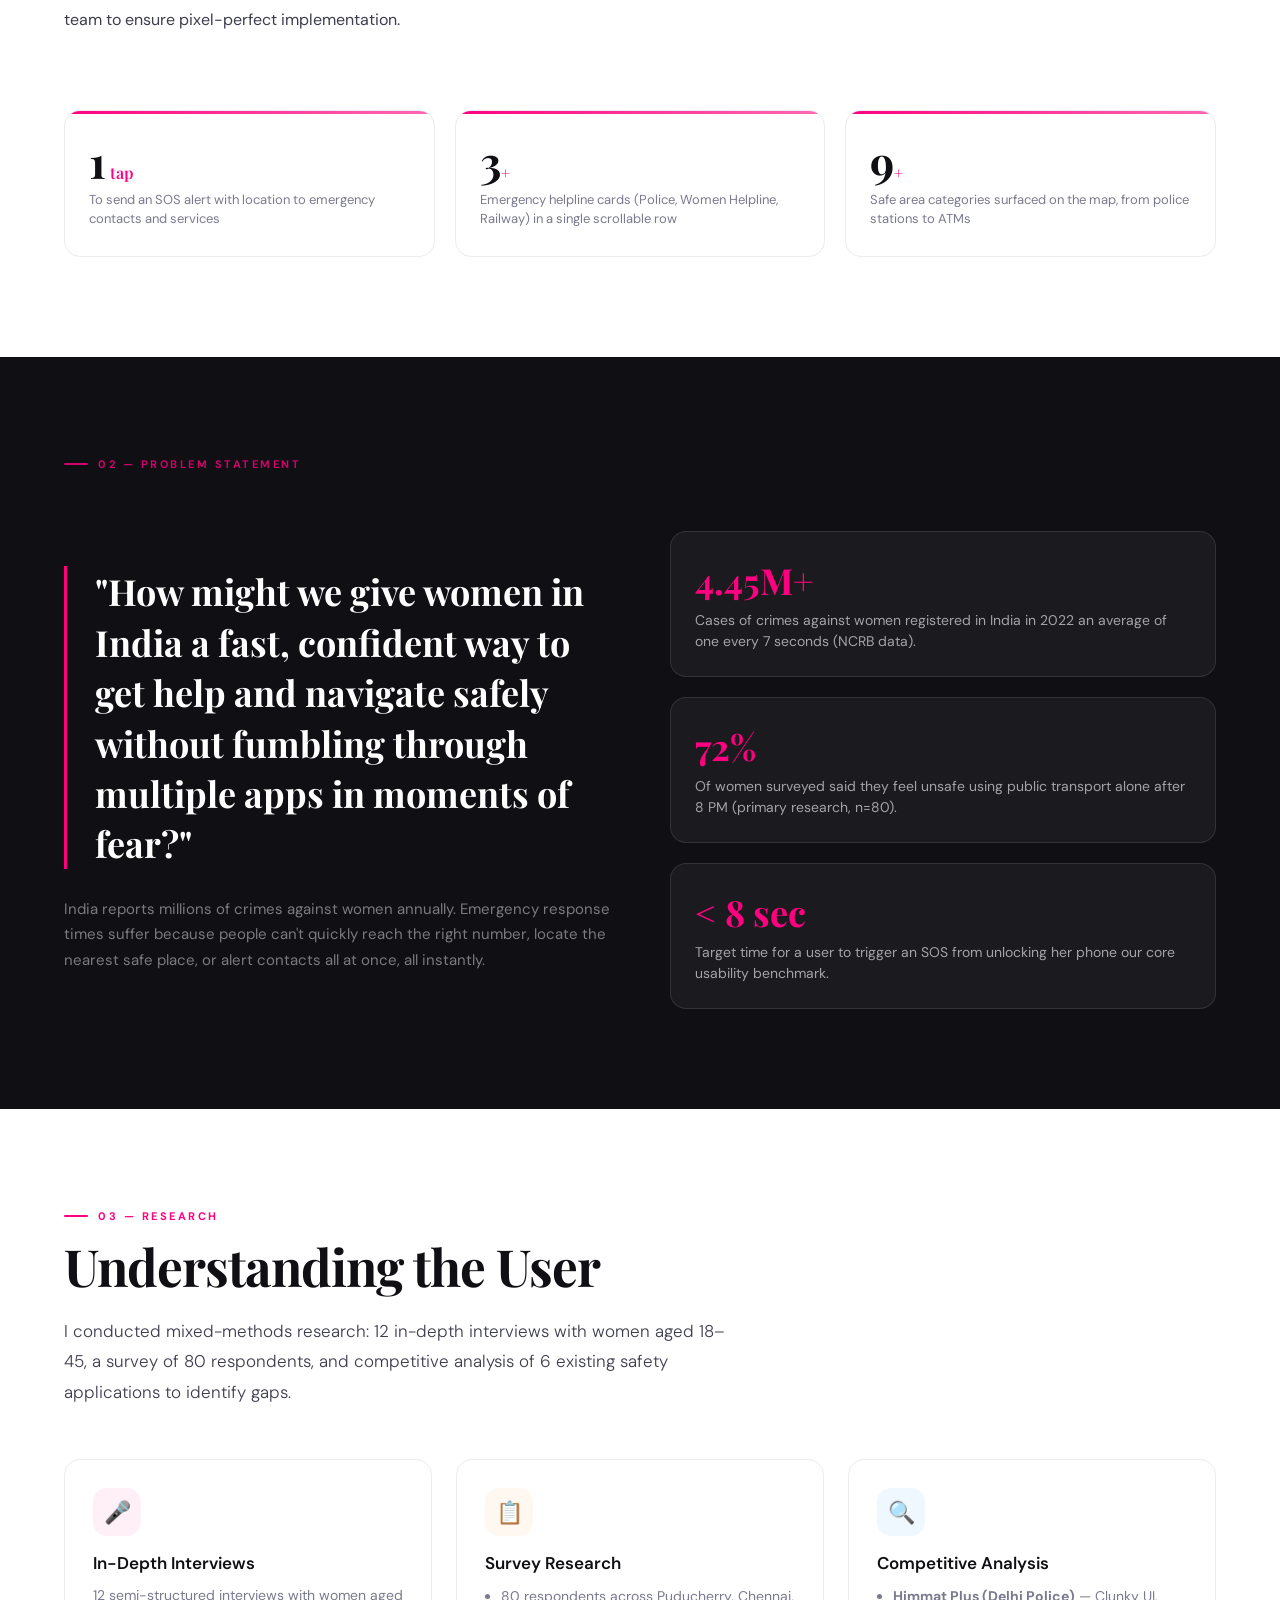
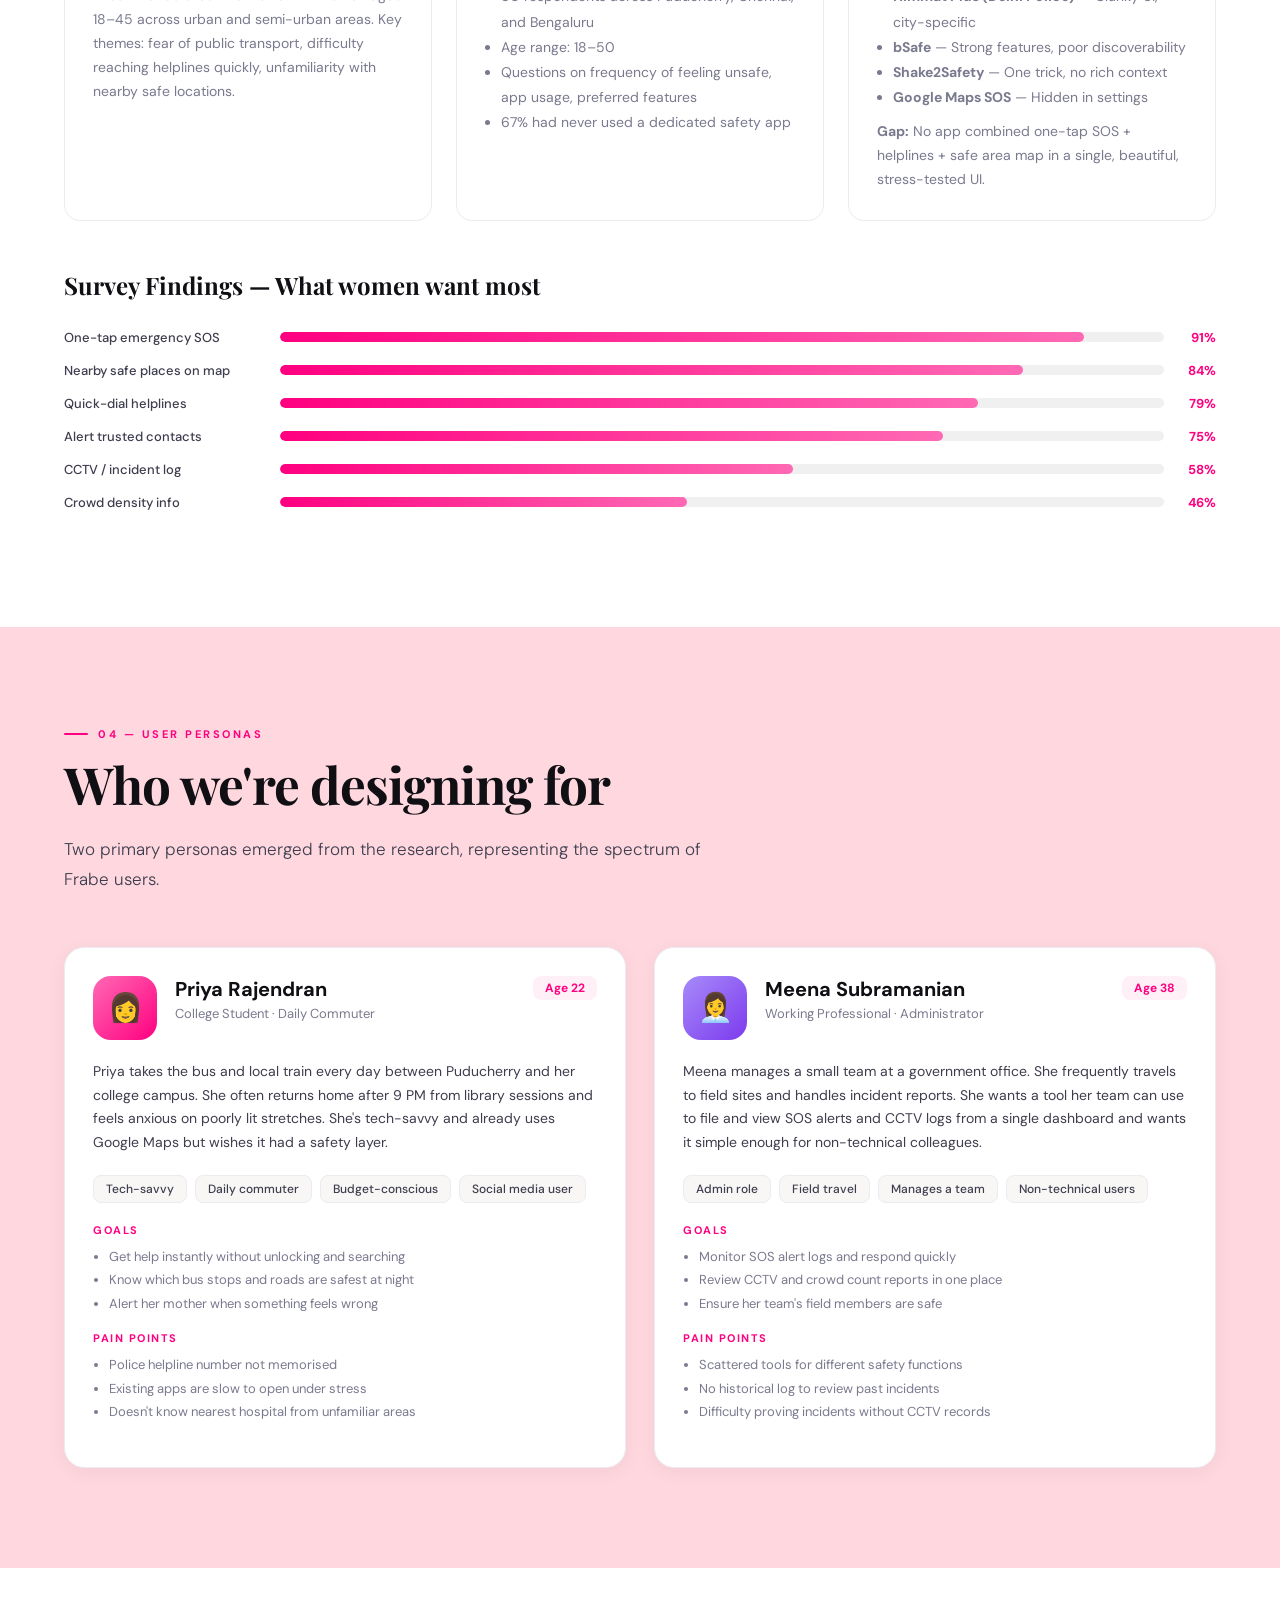
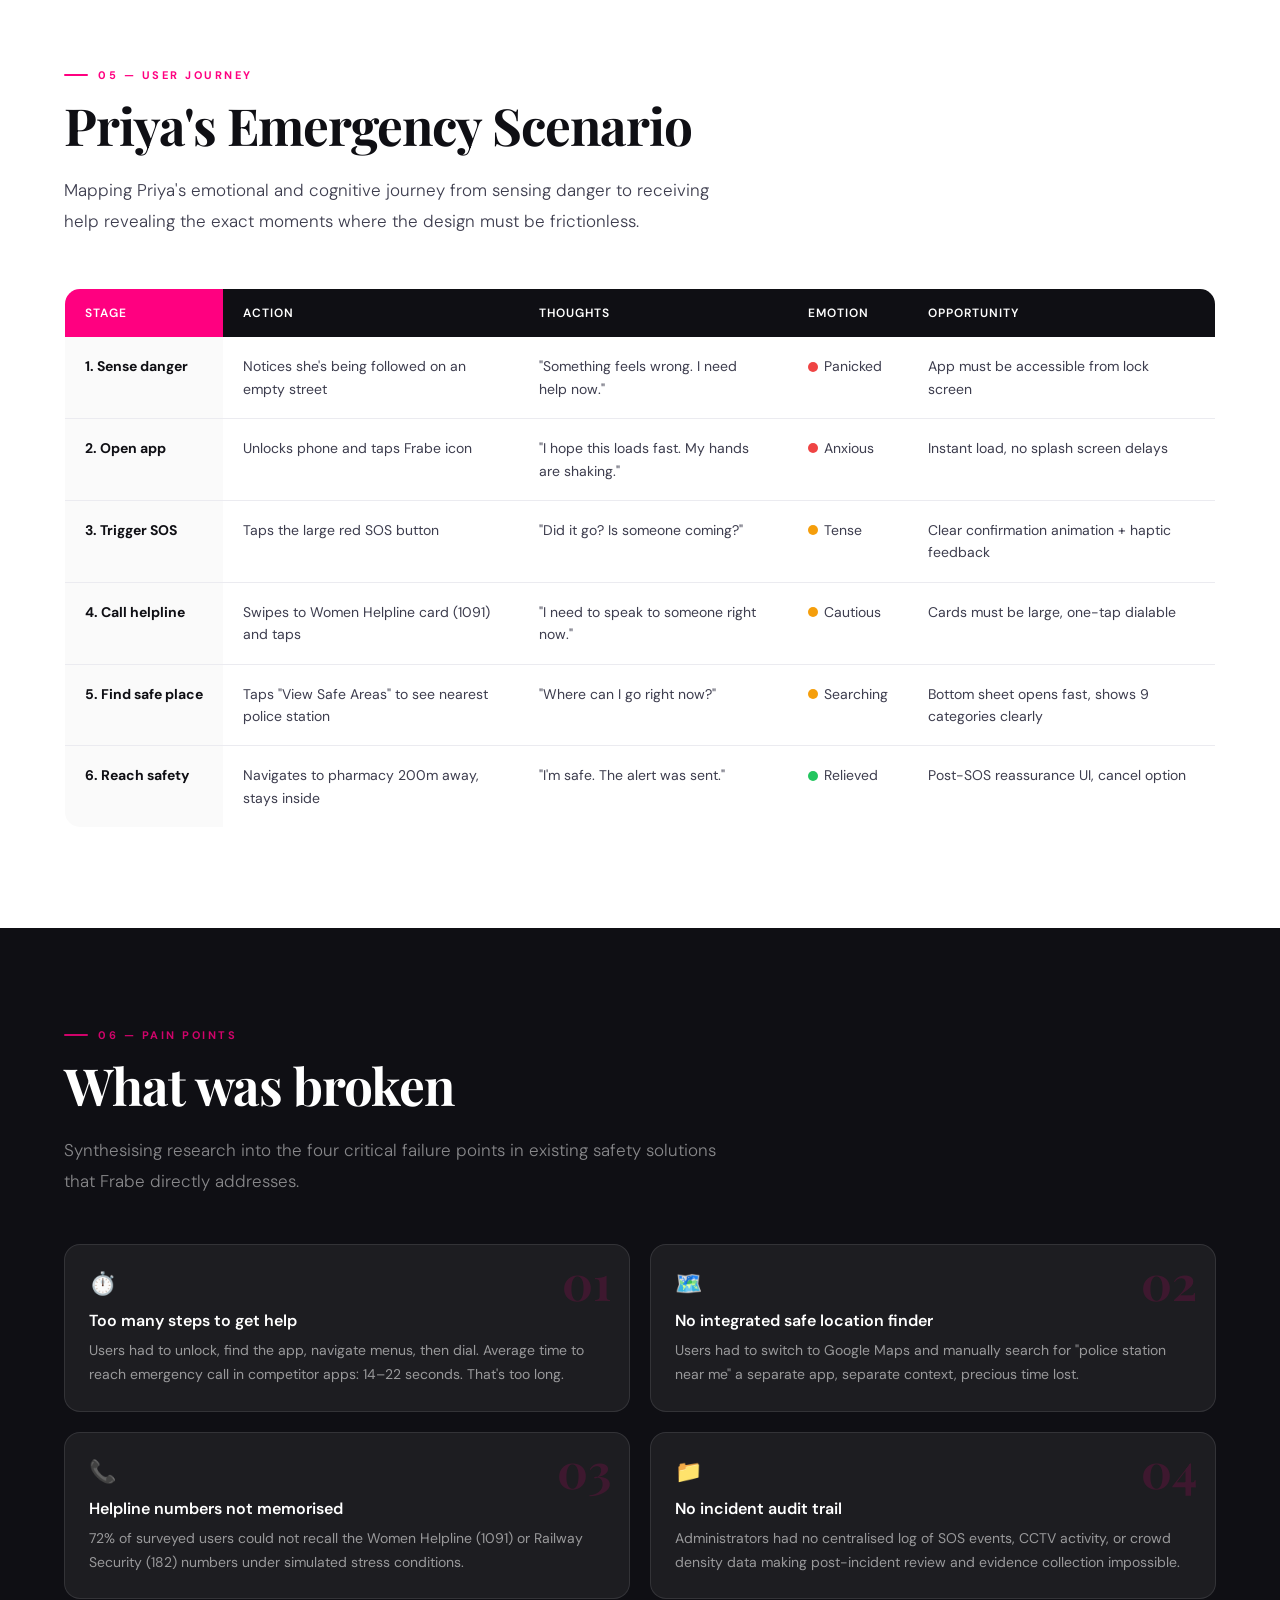
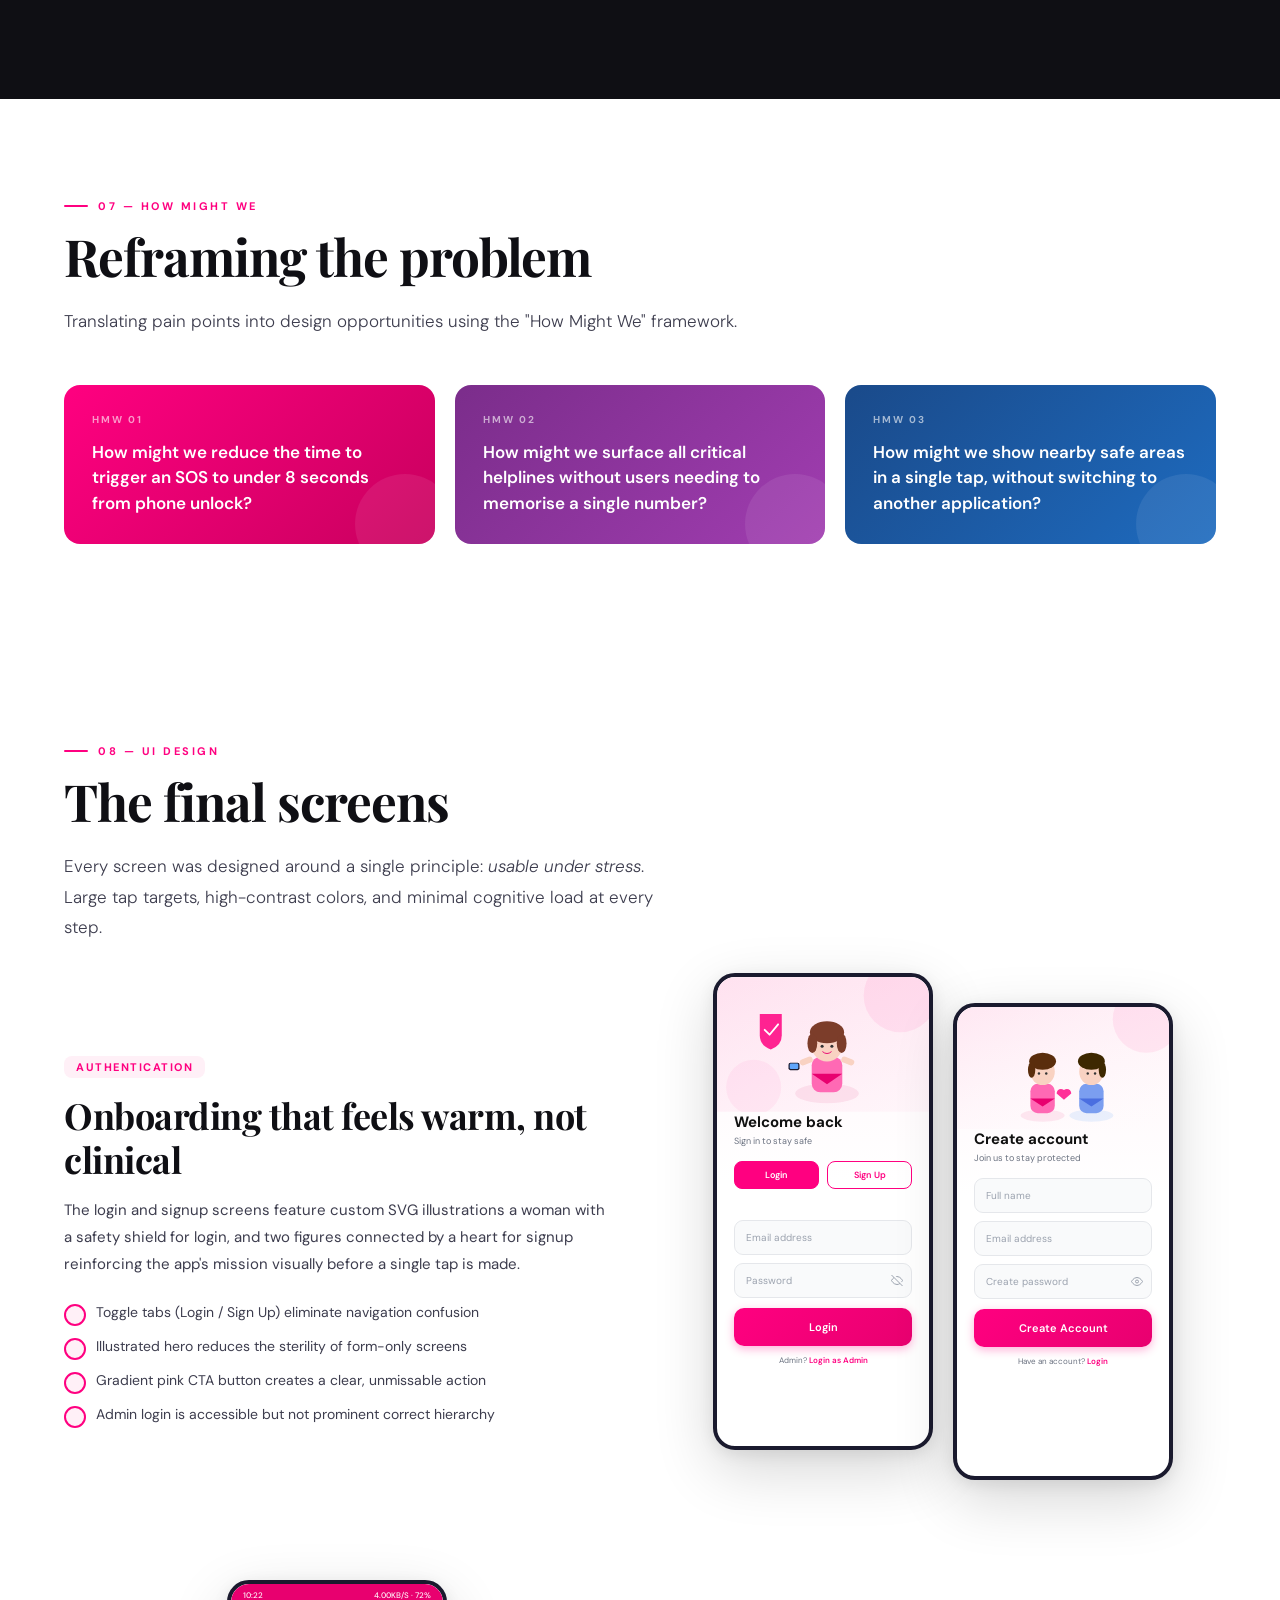
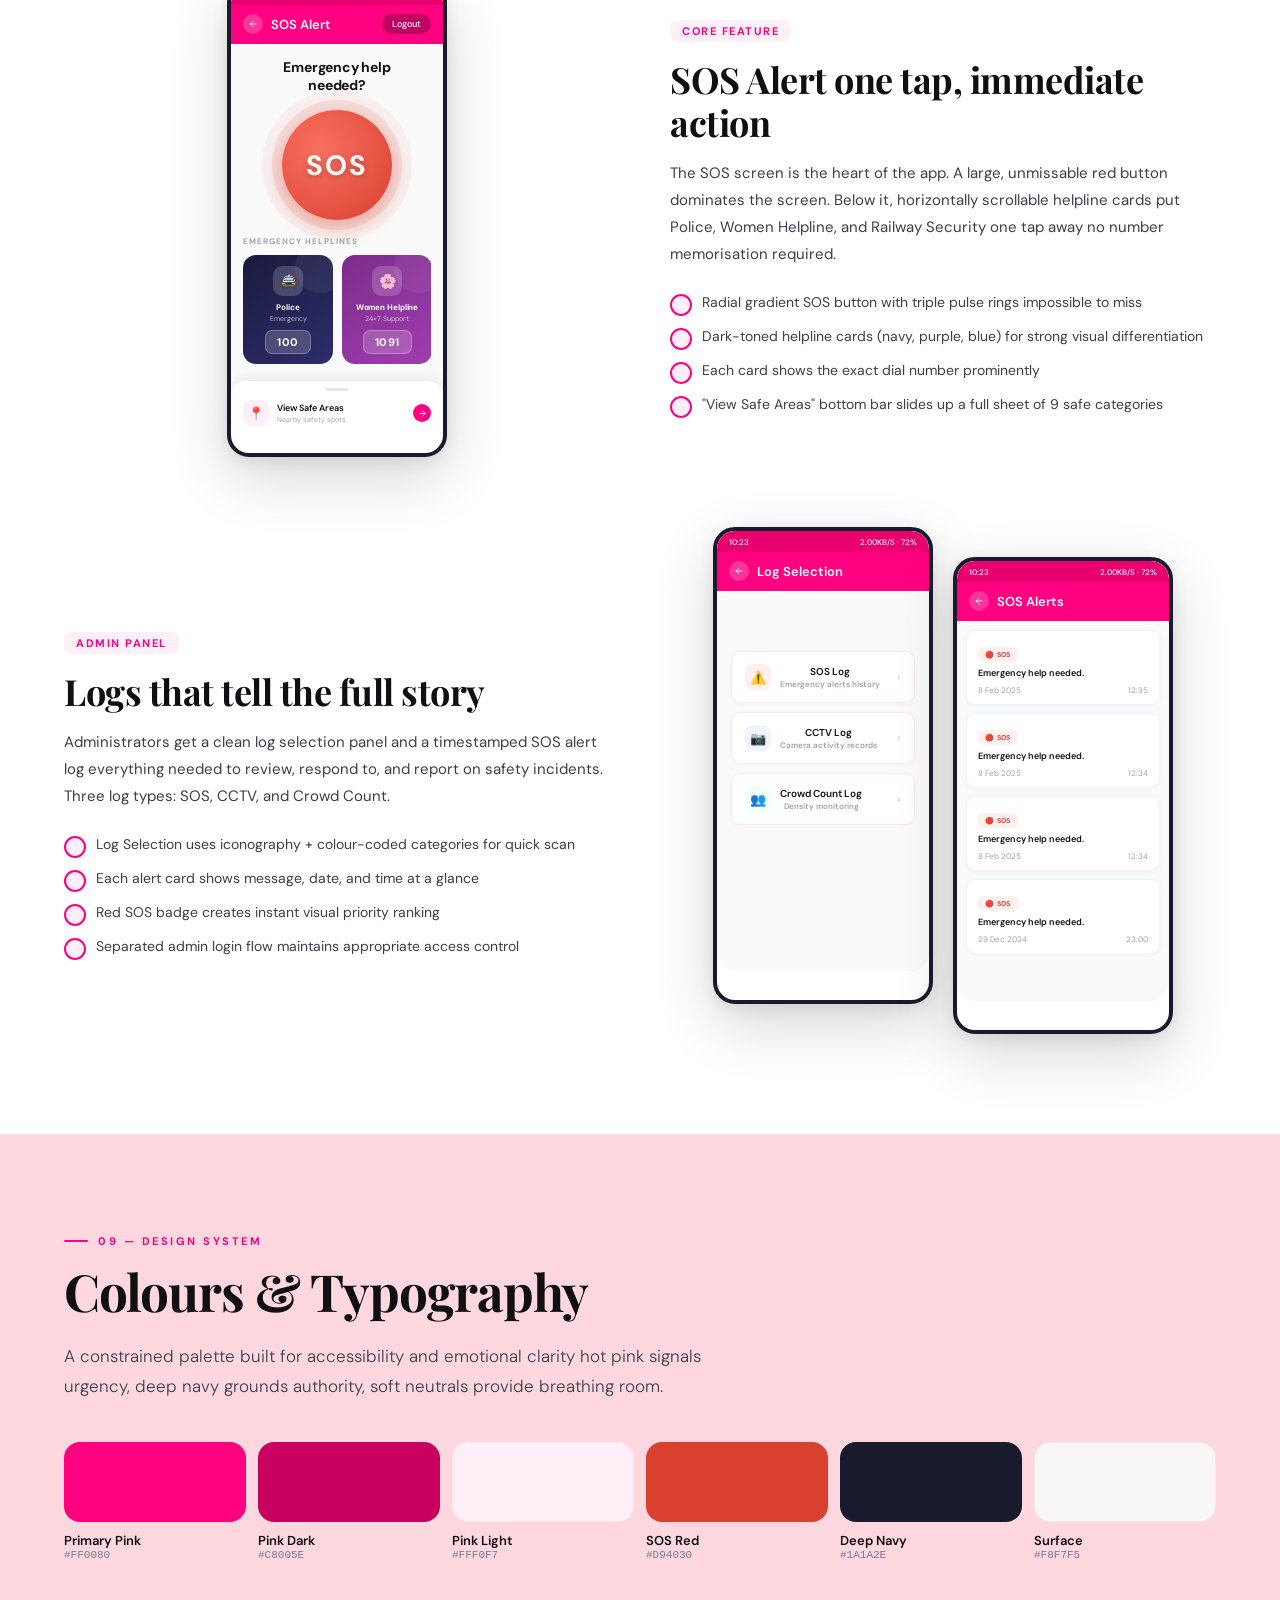
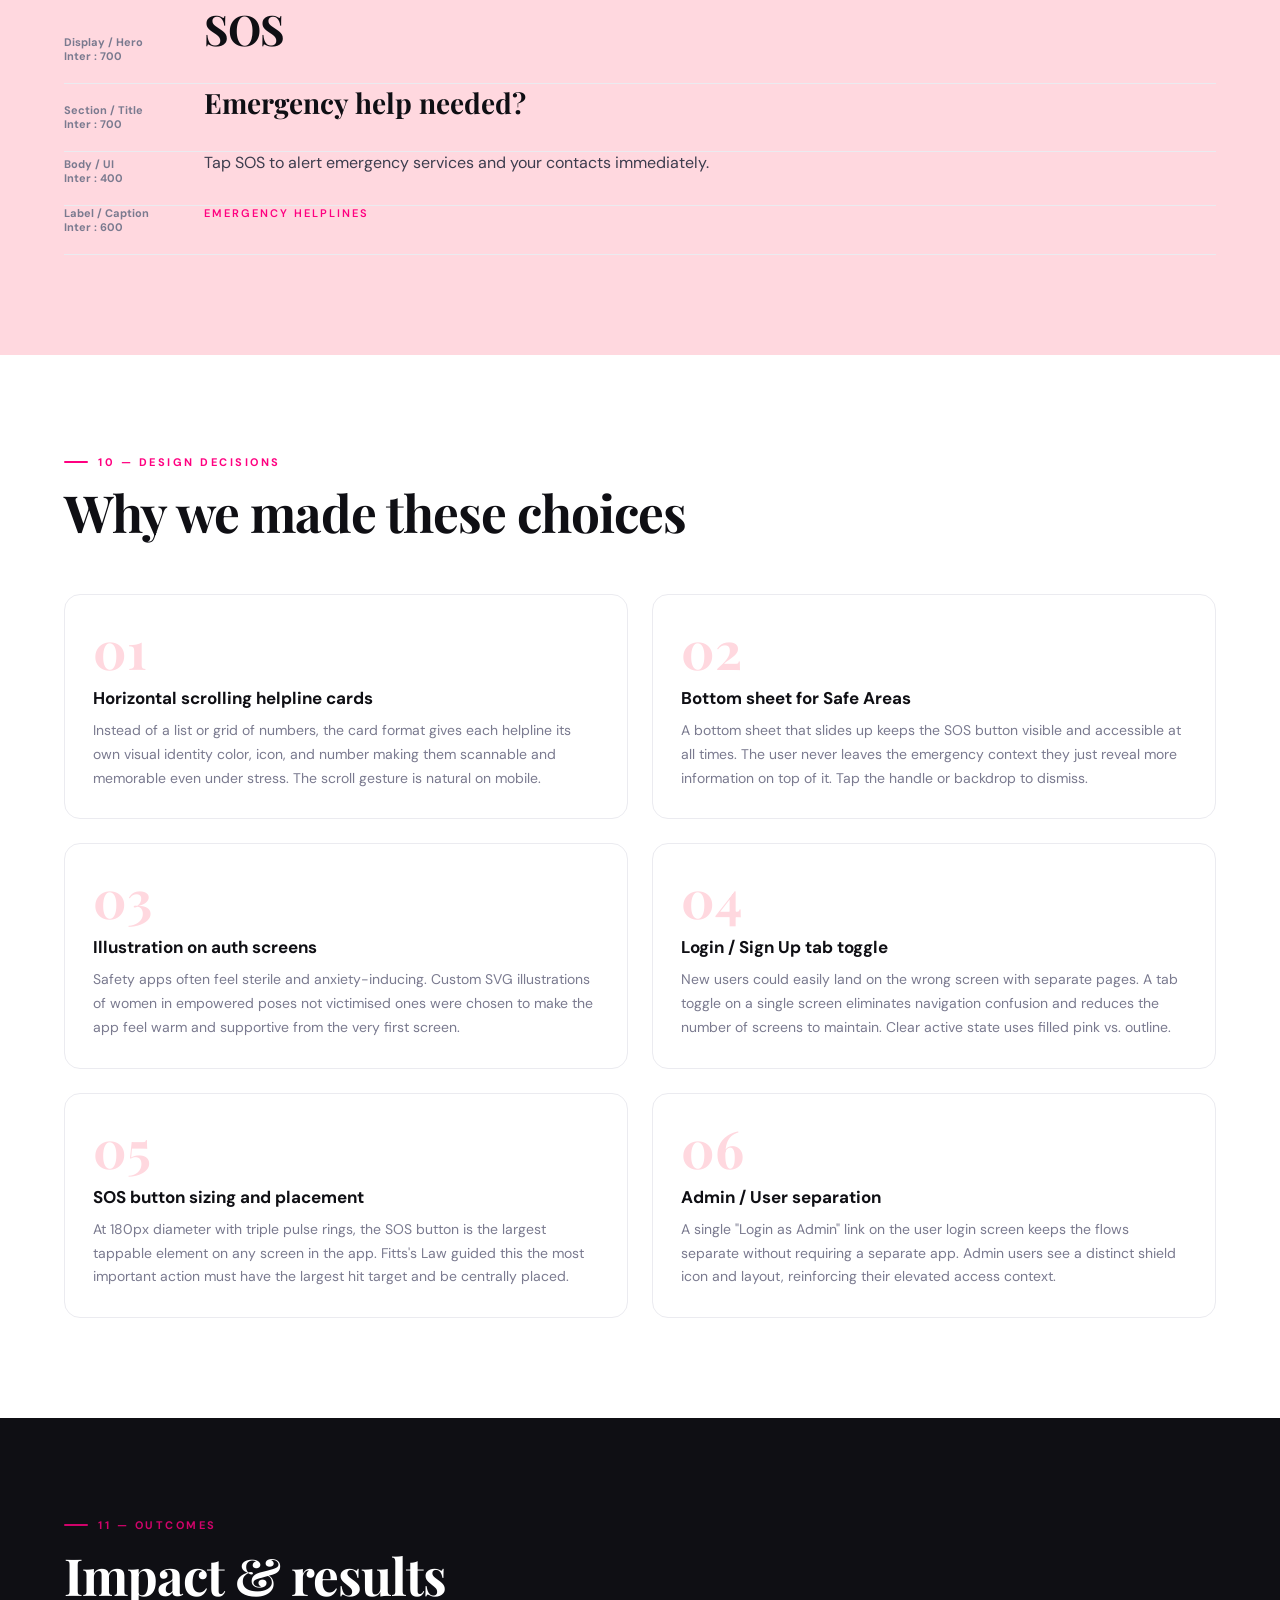
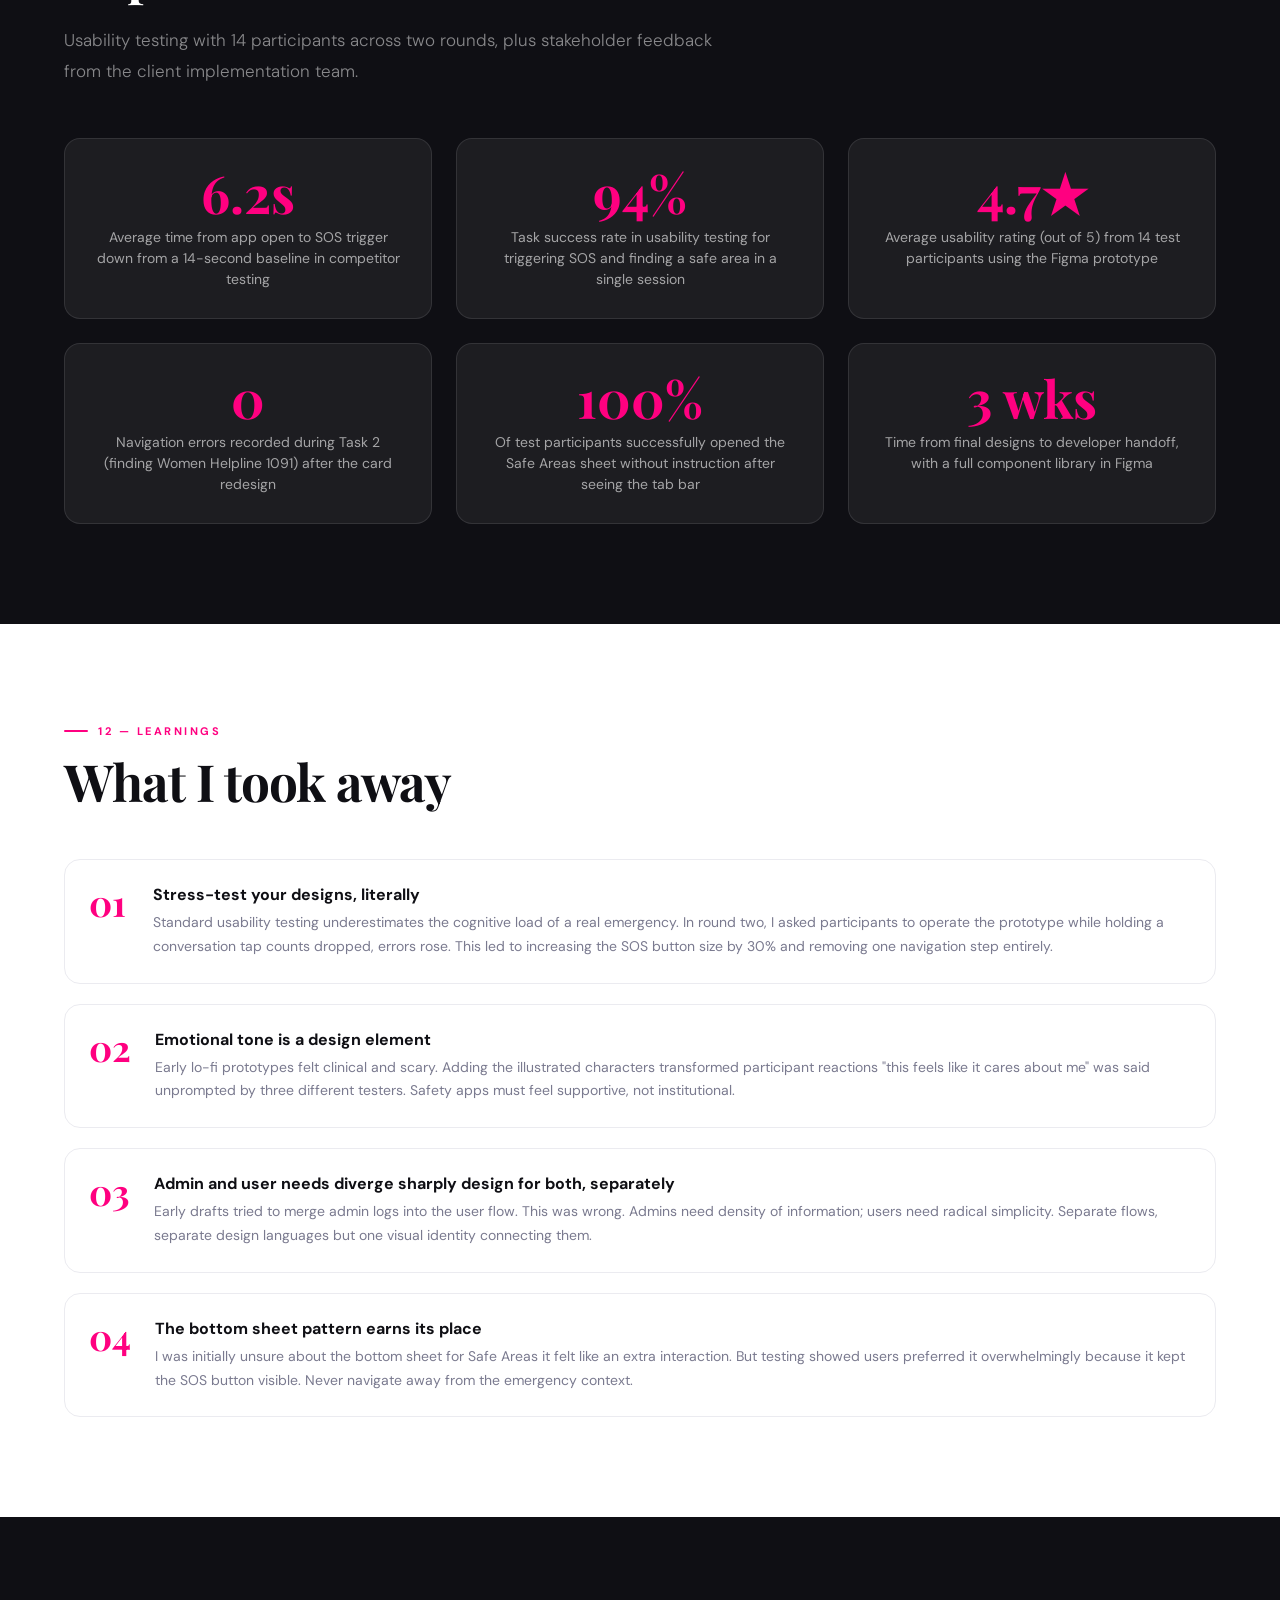
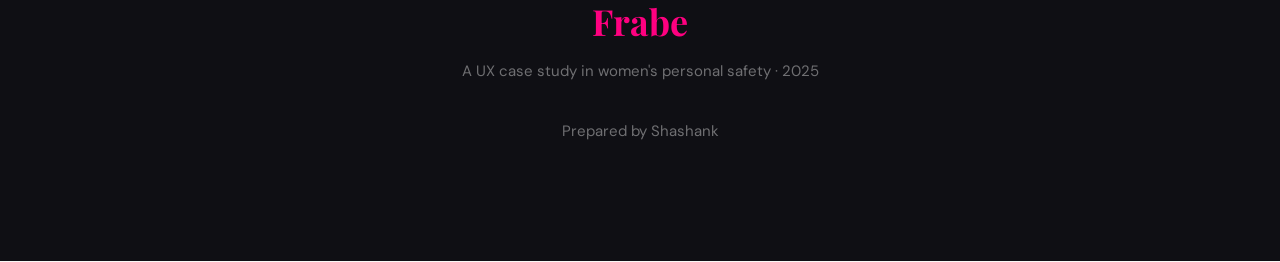
<file: Frabe.html>
<!DOCTYPE html>
<html lang="en">
<head>
<meta charset="UTF-8">
<meta name="viewport" content="width=device-width, initial-scale=1.0">
<title>Frabe — UX Case Study</title>
<link href="https://fonts.googleapis.com/css2?family=Playfair+Display:wght@700;900&family=DM+Sans:wght@300;400;500;600&display=swap" rel="stylesheet">
<style>
*{margin:0;padding:0;box-sizing:border-box}
:root{
  --pink:#ff0080;
  --pink-dark:#c8005e;
  --pink-light:#fff0f7;
  --ink:#0f0f14;
  --ink2:#3d3d4e;
  --ink3:#7a7a8f;
  --surface:#f8f7f5;
  --white:#ffffff;
  --border:#ebebf0;
  --r:16px;
}
html{scroll-behavior:smooth}
body{
  font-family:'DM Sans',sans-serif;
  background:var(--surface);
  color:var(--ink);
  overflow-x:hidden;
}

/* ── NAV ── */
nav{
  position:fixed;top:0;left:0;right:0;z-index:100;
  background:rgba(248,247,245,0.85);
  backdrop-filter:blur(16px);
  border-bottom:1px solid var(--border);
  padding:0 5%;
  display:flex;align-items:center;justify-content:space-between;
  height:60px;
}
.nav-logo{
  font-family:'Playfair Display',serif;
  font-size:20px;color:var(--ink);
  display:flex;align-items:center;gap:8px;
}
.nav-dot{width:8px;height:8px;border-radius:50%;background:var(--pink);display:inline-block;}
.nav-links{display:flex;gap:28px;}
.nav-links a{font-size:13px;font-weight:500;color:var(--ink3);text-decoration:none;letter-spacing:0.3px;}
.nav-links a:hover{color:var(--pink);}

/* ── HERO ── */
.hero{
  min-height:100vh;
  background:#0f0f14;
  display:flex;flex-direction:column;align-items:center;justify-content:center;
  text-align:center;
  padding:100px 5% 80px;
  position:relative;overflow:hidden;
}
.hero-noise{
  position:absolute;inset:0;
  background-image:url("data:image/svg+xml,%3Csvg viewBox='0 0 256 256' xmlns='http://www.w3.org/2000/svg'%3E%3Cfilter id='n'%3E%3CfeTurbulence type='fractalNoise' baseFrequency='0.9' numOctaves='4' stitchTiles='stitch'/%3E%3C/filter%3E%3Crect width='100%25' height='100%25' filter='url(%23n)' opacity='0.04'/%3E%3C/svg%3E");
  opacity:0.4;pointer-events:none;
}
.hero-glow{
  position:absolute;
  width:600px;height:600px;border-radius:50%;
  background:radial-gradient(circle,rgba(255,0,128,0.18) 0%,transparent 70%);
  top:50%;left:50%;transform:translate(-50%,-50%);
  pointer-events:none;
}
.hero-tag{
  display:inline-flex;align-items:center;gap:8px;
  background:rgba(255,0,128,0.12);
  border:1px solid rgba(255,0,128,0.3);
  border-radius:40px;
  padding:6px 18px;
  font-size:12px;font-weight:600;
  color:#ff69b4;letter-spacing:1.5px;text-transform:uppercase;
  margin-bottom:32px;
}
.hero h1{
  font-family:'Playfair Display',serif;
  font-size:clamp(52px,8vw,100px);
  font-weight:900;
  color:white;
  line-height:1.0;
  letter-spacing:-2px;
  margin-bottom:12px;
}
.hero h1 span{color:var(--pink);}
.hero-sub{
  font-size:18px;font-weight:300;
  color:rgba(255,255,255,0.55);
  max-width:560px;line-height:1.7;
  margin:0 auto 52px;
}
.hero-meta{
  display:flex;gap:40px;justify-content:center;flex-wrap:wrap;
}
.hero-meta-item{text-align:center;}
.hero-meta-item .val{font-size:13px;font-weight:600;color:white;letter-spacing:0.5px;}
.hero-meta-item .key{font-size:11px;color:rgba(255,255,255,0.35);margin-top:3px;text-transform:uppercase;letter-spacing:1px;}
.hero-divider{width:1px;height:36px;background:rgba(255,255,255,0.1);align-self:center;}

/* ── SECTION WRAPPER ── */
.section{padding:100px 5%;}
.section.dark{background:#0f0f14;color:white;}
.section.pink-bg{background:#ffd8df}
.section.white{background:var(--white);}

.section-eyebrow{
  font-size:11px;font-weight:700;
  color:var(--pink);letter-spacing:2.5px;text-transform:uppercase;
  margin-bottom:14px;
  display:flex;align-items:center;gap:10px;
}
.section-eyebrow::before{content:'';width:24px;height:2px;background:var(--pink);border-radius:1px;}
.section-eyebrow.white-eye{color:rgba(255,0,128,0.8);}
.section-eyebrow.white-eye::before{background:rgba(255,0,128,0.8);}

.section-title{
  font-family:'Playfair Display',serif;
  font-size:clamp(32px,4vw,52px);
  font-weight:700;line-height:1.15;
  letter-spacing:-1px;
  margin-bottom:20px;
}
.section-body{
  font-size:17px;font-weight:300;
  color:var(--ink2);line-height:1.8;
  max-width:680px;
}
.section.dark .section-body{color:rgba(255,255,255,0.6);}
.section.dark .section-title{color:white;}

/* ── OVERVIEW GRID ── */
.overview-grid{
  display:grid;
  grid-template-columns:1fr 1fr;
  gap:60px;
  margin-top:60px;
  align-items:start;
}
@media(max-width:800px){.overview-grid{grid-template-columns:1fr;gap:40px;}}
.overview-text h3{
  font-family:'Playfair Display',serif;
  font-size:26px;margin-bottom:14px;color:var(--ink);
}
.overview-text p{font-size:16px;color:var(--ink2);line-height:1.8;margin-bottom:16px;}

.kpi-row{
  display:grid;grid-template-columns:repeat(3,1fr);gap:20px;
  margin-top:60px;
}
.kpi-card{
  background:var(--white);border-radius:var(--r);
  padding:28px 24px;
  border:1px solid var(--border);
  position:relative;overflow:hidden;
}
.kpi-card::before{
  content:'';position:absolute;top:0;left:0;right:0;height:3px;
  background:linear-gradient(90deg,var(--pink),#ff69b4);
}
.kpi-num{font-family:'Playfair Display',serif;font-size:44px;font-weight:700;color:var(--ink);line-height:1;}
.kpi-unit{font-size:16px;color:var(--pink);font-weight:600;}
.kpi-label{font-size:13px;color:var(--ink3);margin-top:8px;line-height:1.4;}

/* ── PROBLEM STATEMENT ── */
.problem-layout{
  display:grid;grid-template-columns:1fr 1fr;
  gap:60px;align-items:center;margin-top:60px;
}
@media(max-width:800px){.problem-layout{grid-template-columns:1fr;}}
.problem-quote{
  font-family:'Playfair Display',serif;
  font-size:clamp(24px,3vw,36px);
  font-weight:700;color:white;
  line-height:1.4;
  padding-left:28px;
  border-left:3px solid var(--pink);
}
.problem-stats{display:flex;flex-direction:column;gap:20px;}
.pstat{
  background:rgba(255,255,255,0.05);
  border:1px solid rgba(255,255,255,0.1);
  border-radius:var(--r);padding:24px;
}
.pstat-num{font-size:36px;font-weight:700;color:var(--pink);font-family:'Playfair Display',serif;}
.pstat-text{font-size:14px;color:rgba(255,255,255,0.6);margin-top:6px;line-height:1.5;}

/* ── RESEARCH ── */
.research-grid{
  display:grid;grid-template-columns:repeat(3,1fr);
  gap:24px;margin-top:52px;
}
@media(max-width:900px){.research-grid{grid-template-columns:1fr;}}
.r-card{
  background:var(--white);
  border-radius:var(--r);
  padding:28px;
  border:1px solid var(--border);
  transition:transform .2s,box-shadow .2s;
}
.r-card:hover{transform:translateY(-4px);box-shadow:0 16px 40px rgba(0,0,0,0.08);}
.r-card-icon{
  width:48px;height:48px;border-radius:14px;
  display:flex;align-items:center;justify-content:center;
  font-size:22px;margin-bottom:16px;
}
.r-card-icon.ic1{background:#fff0f7;}
.r-card-icon.ic2{background:#fff8f0;}
.r-card-icon.ic3{background:#f0f8ff;}
.r-card h4{font-size:17px;font-weight:600;color:var(--ink);margin-bottom:10px;}
.r-card p{font-size:14px;color:var(--ink3);line-height:1.7;}
.r-card ul{padding-left:16px;}
.r-card ul li{font-size:14px;color:var(--ink3);line-height:1.8;}

/* bar chart */
.bar-chart{margin-top:48px;}
.bar-row{display:flex;align-items:center;gap:16px;margin-bottom:16px;}
.bar-label{font-size:13px;font-weight:500;color:var(--ink2);min-width:200px;}
.bar-track{flex:1;height:10px;background:#f0f0f0;border-radius:5px;overflow:hidden;}
.bar-fill{height:100%;border-radius:5px;background:linear-gradient(90deg,var(--pink),#ff69b4);}
.bar-pct{font-size:13px;font-weight:700;color:var(--pink);min-width:36px;text-align:right;}

/* ── PERSONAS ── */
.personas-grid{
  display:grid;grid-template-columns:1fr 1fr;
  gap:28px;margin-top:52px;
}
@media(max-width:800px){.personas-grid{grid-template-columns:1fr;}}
.persona-card{
  background:var(--white);
  border-radius:20px;
  overflow:hidden;
  border:1px solid var(--border);
  box-shadow:0 4px 20px rgba(0,0,0,0.05);
}
.persona-header{
  padding:28px 28px 20px;
  display:flex;gap:18px;align-items:flex-start;
}
.persona-avatar{
  width:64px;height:64px;border-radius:18px;
  display:flex;align-items:center;justify-content:center;
  font-size:28px;flex-shrink:0;
}
.av1{background:linear-gradient(135deg,#ff69b4,#ff0080);}
.av2{background:linear-gradient(135deg,#a78bfa,#7c3aed);}
.persona-name{font-size:20px;font-weight:700;color:var(--ink);}
.persona-role{font-size:13px;color:var(--ink3);margin-top:3px;}
.persona-age{
  margin-left:auto;
  background:var(--pink-light);
  color:var(--pink);
  border-radius:8px;
  padding:4px 12px;
  font-size:12px;font-weight:700;
  white-space:nowrap;
}
.persona-body{padding:0 28px 28px;}
.persona-bio{font-size:14px;color:var(--ink2);line-height:1.7;margin-bottom:20px;}
.persona-tags{display:flex;flex-wrap:wrap;gap:8px;margin-bottom:20px;}
.ptag{
  background:var(--surface);color:var(--ink2);
  border-radius:8px;padding:5px 12px;font-size:12px;font-weight:500;
  border:1px solid var(--border);
}
.persona-section{margin-bottom:16px;}
.persona-section-title{
  font-size:11px;font-weight:700;text-transform:uppercase;letter-spacing:1.5px;
  color:var(--pink);margin-bottom:8px;
}
.persona-section ul{padding-left:16px;}
.persona-section li{font-size:13px;color:var(--ink3);line-height:1.8;}

/* ── USER JOURNEY ── */
.journey{margin-top:52px;overflow-x:auto;}
.journey-table{
  width:100%;min-width:800px;
  border-collapse:collapse;
  border-radius:var(--r);overflow:hidden;
  border:1px solid var(--border);
  background:var(--white);
}
.journey-table th{
  background:var(--ink);color:white;
  font-size:12px;font-weight:600;letter-spacing:1px;text-transform:uppercase;
  padding:16px 20px;text-align:left;
}
.journey-table th:first-child{background:var(--pink);}
.journey-table td{
  padding:18px 20px;
  border-bottom:1px solid var(--border);
  vertical-align:top;
  font-size:14px;color:var(--ink2);line-height:1.6;
}
.journey-table tr:last-child td{border-bottom:none;}
.journey-table td:first-child{
  font-weight:700;color:var(--ink);
  background:#fafafa;
  white-space:nowrap;
}
.emotion{display:flex;align-items:center;gap:6px;}
.emotion-dot{width:10px;height:10px;border-radius:50%;flex-shrink:0;}
.e-neg{background:#ef4444;}
.e-neutral{background:#f59e0b;}
.e-pos{background:#22c55e;}

/* ── PAIN POINTS ── */
.pain-grid{
  display:grid;grid-template-columns:repeat(2,1fr);
  gap:20px;margin-top:48px;
}
@media(max-width:700px){.pain-grid{grid-template-columns:1fr;}}
.pain-card{
  background:rgba(255,255,255,0.06);
  border:1px solid rgba(255,255,255,0.1);
  border-radius:var(--r);padding:24px;
  position:relative;
}
.pain-num{
  font-family:'Playfair Display',serif;
  font-size:48px;font-weight:700;
  color:rgba(255,0,128,0.15);
  position:absolute;top:12px;right:18px;line-height:1;
}
.pain-icon{font-size:22px;margin-bottom:12px;}
.pain-title{font-size:16px;font-weight:600;color:white;margin-bottom:8px;}
.pain-text{font-size:14px;color:rgba(255,255,255,0.55);line-height:1.7;}

/* ── HOW MIGHT WE ── */
.hmw-grid{
  display:grid;grid-template-columns:repeat(3,1fr);
  gap:20px;margin-top:48px;
}
@media(max-width:900px){.hmw-grid{grid-template-columns:1fr;}}
.hmw-card{
  border-radius:var(--r);padding:28px;
  position:relative;overflow:hidden;
}
.hmw1{background:linear-gradient(135deg,#ff0080,#c8005e);}
.hmw2{background:linear-gradient(135deg,#7b2d8b,#a03db0);}
.hmw3{background:linear-gradient(135deg,#1a4a8a,#1e6bbf);}
.hmw-label{
  font-size:10px;font-weight:700;letter-spacing:2px;text-transform:uppercase;
  color:rgba(255,255,255,0.6);margin-bottom:14px;
}
.hmw-text{font-size:17px;font-weight:600;color:white;line-height:1.5;}
.hmw-decor{
  position:absolute;width:100px;height:100px;border-radius:50%;
  background:rgba(255,255,255,0.08);bottom:-30px;right:-20px;
}

/* ── SCREENS SECTION ── */
.screens-intro{
  max-width:600px;margin-bottom:60px;
}
.screens-flow{
  display:flex;flex-direction:column;gap:100px;
}
.screen-block{
  display:grid;grid-template-columns:1fr 1fr;
  gap:60px;align-items:center;
}
.screen-block.reverse{direction:rtl;}
.screen-block.reverse>*{direction:ltr;}
@media(max-width:900px){
  .screen-block,.screen-block.reverse{grid-template-columns:1fr;direction:ltr;}
  .screen-block.reverse>*{direction:ltr;}
}
.screen-block-text{}
.screen-block-tag{
  display:inline-block;
  background:var(--pink-light);color:var(--pink);
  border-radius:8px;padding:4px 12px;
  font-size:11px;font-weight:700;letter-spacing:1.5px;text-transform:uppercase;
  margin-bottom:16px;
}
.screen-block-title{
  font-family:'Playfair Display',serif;
  font-size:clamp(24px,3vw,36px);
  font-weight:700;line-height:1.2;
  color:var(--ink);margin-bottom:16px;letter-spacing:-0.5px;
}
.screen-block-body{
  font-size:15px;color:var(--ink2);line-height:1.8;margin-bottom:24px;
}
.feature-list{list-style:none;display:flex;flex-direction:column;gap:10px;}
.feature-list li{
  display:flex;align-items:flex-start;gap:10px;
  font-size:14px;color:var(--ink2);line-height:1.5;
}
.feature-list li::before{
  content:'';
  width:18px;height:18px;border-radius:50%;
  background:var(--pink-light);
  border:2px solid var(--pink);
  flex-shrink:0;margin-top:2px;
  display:flex;align-items:center;justify-content:center;
}
.screen-block-phones{
  display:flex;gap:20px;justify-content:center;align-items:flex-start;
}

/* PHONE STYLES (copied + adapted from v2) */
.phone{
  width:220px;min-height:477px;
  background:#fff;overflow:hidden;
  position:relative;border-radius:22px;
  box-shadow:0 20px 60px rgba(0,0,0,0.16),0 4px 16px rgba(0,0,0,0.08);
  border:4px solid #1a1a2e;
  flex-shrink:0;
  transform:scale(1);transition:transform .3s;
}
.phone:hover{transform:scale(1.03);}
.phone.raised{margin-top:-30px;}
.phone-inner{width:100%;height:100%;overflow:hidden;position:relative;border-radius:18px;}
.status-bar{background:#e8006f;color:rgba(255,255,255,.95);font-size:8px;font-weight:500;padding:6px 12px 5px;display:flex;justify-content:space-between;align-items:center;font-family:'DM Sans',sans-serif;}
.topbar{background:#ff0080;color:white;font-size:13px;font-weight:600;padding:9px 12px 10px;display:flex;align-items:center;gap:8px;font-family:'DM Sans',sans-serif;}
.topbar.spaced{justify-content:space-between;}
.topbar-left{display:flex;align-items:center;gap:8px;}
.back-btn{width:20px;height:20px;display:flex;align-items:center;justify-content:center;background:rgba(255,255,255,.2);border-radius:50%;cursor:pointer;flex-shrink:0;}
.back-btn svg{width:10px;height:10px;fill:white;}
.logout-btn{background:rgba(0,0,0,.25);color:white;border:none;border-radius:14px;padding:4px 10px;font-size:9px;font-weight:500;cursor:pointer;font-family:'DM Sans',sans-serif;}
.inp{width:100%;border:1px solid #e5e7eb;border-radius:9px;padding:10px 11px;font-size:10px;color:#111;background:#f9fafb;outline:none;font-family:'DM Sans',sans-serif;}
.inp::placeholder{color:#9ca3af;}
.inp-wrap{position:relative;}
.inp-wrap .inp{padding-right:28px;}
.inp-eye{position:absolute;right:9px;top:50%;transform:translateY(-50%);color:#9ca3af;cursor:pointer;}
.inp-eye svg{width:12px;height:12px;}
.btn-pink{width:100%;background:linear-gradient(135deg,#ff0080,#e8006f);color:white;border:none;border-radius:10px;padding:12px;font-size:11px;font-weight:600;cursor:pointer;font-family:'DM Sans',sans-serif;box-shadow:0 3px 10px rgba(255,0,128,.3);}

/* s1 */
.s1-bg{background:linear-gradient(180deg,#fff5f9 0%,#fff 50%);height:100%;overflow-y:auto;}
.s1-illustration{width:100%;height:135px;position:relative;overflow:hidden;}
.s1-form{padding:0 17px 17px;}
.s1-title{font-size:15px;font-weight:700;color:#111;margin-bottom:3px;font-family:'DM Sans',sans-serif;}
.s1-sub{font-size:9px;color:#6b7280;margin-bottom:14px;}
.s1-links{display:flex;gap:8px;margin-bottom:10px;}
.s1-tab{flex:1;padding:7px 6px;border-radius:8px;font-size:9px;font-weight:600;cursor:pointer;text-align:center;border:1px solid #ff0080;font-family:'DM Sans',sans-serif;}
.s1-tab.active{background:#ff0080;color:white;}
.s1-tab.outline{background:transparent;color:#ff0080;}
.s1-admin{text-align:center;margin-top:9px;font-size:8px;color:#6b7280;}
.s1-admin a{color:#ff0080;text-decoration:none;font-weight:600;}

/* s2 */
.s2-bg{background:linear-gradient(180deg,#fff5f9 0%,#fff 50%);height:100%;overflow-y:auto;}
.s2-illustration{width:100%;height:122px;position:relative;overflow:hidden;}
.s2-form{padding:0 17px 17px;}
.s2-title{font-size:15px;font-weight:700;color:#111;margin-bottom:3px;font-family:'DM Sans',sans-serif;}
.s2-sub{font-size:9px;color:#6b7280;margin-bottom:14px;}

/* s4 SOS */
.s4-bg{background:#fafafa;height:100%;overflow-y:auto;position:relative;}
.s4-content{padding:14px 12px 70px;}
.s4-heading{text-align:center;font-size:14px;font-weight:700;color:#111;margin-bottom:16px;line-height:1.3;letter-spacing:-.2px;font-family:'DM Sans',sans-serif;}
.sos-btn-wrap{display:flex;justify-content:center;margin-bottom:16px;}
.sos-btn{width:110px;height:110px;border-radius:50%;background:radial-gradient(circle at 35% 35%,#f97060,#d94030);display:flex;align-items:center;justify-content:center;position:relative;cursor:pointer;box-shadow:0 0 0 10px rgba(217,64,48,.1),0 0 0 20px rgba(217,64,48,.05),0 6px 20px rgba(217,64,48,.4);}
.sos-btn-text{font-size:28px;font-weight:800;color:rgba(255,255,255,.95);letter-spacing:2px;text-shadow:0 2px 6px rgba(0,0,0,.2);}
.s4-section-label{font-size:8px;font-weight:700;color:#9ca3af;text-transform:uppercase;letter-spacing:1px;margin-bottom:9px;}
.ecards-scroll{display:flex;gap:9px;overflow-x:auto;padding-bottom:4px;-webkit-overflow-scrolling:touch;scrollbar-width:none;}
.ecards-scroll::-webkit-scrollbar{display:none;}
.ecard{min-width:90px;border-radius:13px;padding:11px 10px 10px;display:flex;flex-direction:column;align-items:center;flex-shrink:0;position:relative;overflow:hidden;}
.ecard-police{background:linear-gradient(145deg,#1a1a3e,#2d2d6b);}
.ecard-women{background:linear-gradient(145deg,#7b2d8b,#a03db0);}
.ecard-railway{background:linear-gradient(145deg,#1a4a8a,#1e6bbf);}
.ecard-icon{width:30px;height:30px;border-radius:9px;background:rgba(255,255,255,.18);display:flex;align-items:center;justify-content:center;margin-bottom:6px;font-size:14px;}
.ecard-title{font-size:8px;font-weight:700;color:white;text-align:center;margin-bottom:2px;letter-spacing:-.1px;}
.ecard-sub{font-size:7px;color:rgba(255,255,255,.65);text-align:center;margin-bottom:7px;}
.ecard-num{background:rgba(255,255,255,.18);color:white;border-radius:7px;padding:4px 11px;font-size:11px;font-weight:700;letter-spacing:.5px;border:1px solid rgba(255,255,255,.25);}
.ecard-decor{position:absolute;width:50px;height:50px;border-radius:50%;background:rgba(255,255,255,.06);top:-12px;right:-12px;}
.tap-bar{position:absolute;bottom:0;left:0;right:0;background:white;border-radius:14px 14px 0 0;padding:0 12px 12px;box-shadow:0 -3px 14px rgba(0,0,0,.08);cursor:pointer;z-index:5;}
.tap-bar-handle{width:22px;height:3px;background:#e5e7eb;border-radius:2px;margin:7px auto 9px;}
.tap-bar-inner{display:flex;align-items:center;gap:8px;}
.tap-bar-icon{width:26px;height:26px;border-radius:8px;background:#fff0f7;display:flex;align-items:center;justify-content:center;font-size:13px;flex-shrink:0;}
.tap-bar-text{font-size:9px;font-weight:600;color:#111;}
.tap-bar-sub{font-size:7px;color:#9ca3af;margin-top:1px;}
.tap-bar-arrow{margin-left:auto;width:18px;height:18px;border-radius:50%;background:#ff0080;display:flex;align-items:center;justify-content:center;}
.tap-bar-arrow svg{width:9px;height:9px;fill:white;}

/* safe sheet */
.safe-sheet{position:absolute;bottom:-100%;left:0;right:0;height:72%;background:white;border-radius:14px 14px 0 0;box-shadow:0 -5px 25px rgba(0,0,0,.18);z-index:20;transition:bottom .4s cubic-bezier(.34,1.56,.64,1);padding:0 12px 12px;display:flex;flex-direction:column;}
.safe-sheet.open{bottom:0;}
.sheet-handle{width:22px;height:3px;background:#e5e7eb;border-radius:2px;margin:8px auto 10px;flex-shrink:0;cursor:pointer;}
.sheet-title-row{display:flex;align-items:center;justify-content:space-between;margin-bottom:12px;flex-shrink:0;}
.sheet-title{font-size:12px;font-weight:700;color:#111;font-family:'DM Sans',sans-serif;}
.sheet-close{width:18px;height:18px;border-radius:50%;background:#f3f4f6;display:flex;align-items:center;justify-content:center;cursor:pointer;font-size:10px;color:#6b7280;border:none;font-family:'DM Sans',sans-serif;}
.safe-grid{display:grid;grid-template-columns:repeat(3,1fr);gap:9px;overflow-y:auto;}
.safe-item{display:flex;flex-direction:column;align-items:center;gap:5px;background:#f9fafb;border-radius:10px;padding:10px 5px;cursor:pointer;border:1px solid #f3f4f6;}
.safe-icon{font-size:18px;}
.safe-label{font-size:7px;font-weight:600;color:#374151;text-align:center;line-height:1.3;font-family:'DM Sans',sans-serif;}
.dimmer{position:absolute;inset:0;background:rgba(0,0,0,0);z-index:10;pointer-events:none;transition:background .4s;}
.dimmer.active{background:rgba(0,0,0,.45);pointer-events:auto;}

/* log screen */
.s6-content{padding:60px 14px 17px;background:#fafafa;min-height:380px;}
.log-btn{width:100%;background:#fff;border:1px solid #fde8f2;border-radius:10px;padding:12px 13px;font-size:10px;font-weight:600;color:#111;cursor:pointer;display:flex;align-items:center;gap:9px;margin-bottom:9px;font-family:'DM Sans',sans-serif;box-shadow:0 1px 5px rgba(255,0,128,.05);}
.log-icon{width:26px;height:26px;border-radius:8px;display:flex;align-items:center;justify-content:center;font-size:13px;flex-shrink:0;}
.li-sos{background:#fff0f0;}
.li-cctv{background:#f0f4ff;}
.li-crowd{background:#f0fff4;}
.log-chevron{margin-left:auto;color:#d1d5db;font-size:12px;}

/* alerts */
.s7-content{padding:9px;background:#f9fafb;min-height:380px;overflow-y:auto;}
.alert-card{background:white;border-radius:10px;padding:10px 11px 9px;margin-bottom:8px;border:1px solid #f3f4f6;box-shadow:0 1px 5px rgba(0,0,0,.04);}
.alert-badge{display:inline-flex;align-items:center;gap:4px;background:#fff0f0;color:#e53e3e;border-radius:5px;padding:3px 7px;font-size:7px;font-weight:700;margin-bottom:5px;letter-spacing:.3px;}
.alert-title{font-size:9px;font-weight:600;color:#111;margin-bottom:6px;}
.alert-meta{display:flex;justify-content:space-between;font-size:8px;color:#9ca3af;}

/* ── DESIGN DECISIONS ── */
.decisions-grid{
  display:grid;grid-template-columns:repeat(2,1fr);
  gap:24px;margin-top:52px;
}
@media(max-width:700px){.decisions-grid{grid-template-columns:1fr;}}
.decision-card{
  background:var(--white);border-radius:var(--r);
  padding:28px;border:1px solid var(--border);
}
.decision-number{
  font-family:'Playfair Display',serif;
  font-size:52px;font-weight:700;
  color:#ffd8df;line-height:1;
  margin-bottom:12px;
}
.decision-title{font-size:17px;font-weight:700;color:var(--ink);margin-bottom:10px;}
.decision-body{font-size:14px;color:var(--ink3);line-height:1.7;}

/* ── COLOR PALETTE ── */
.palette{display:flex;gap:12px;margin-top:40px;flex-wrap:wrap;}
.swatch{flex:1;min-width:100px;}
.swatch-color{height:80px;border-radius:var(--r);margin-bottom:10px;}
.swatch-name{font-size:13px;font-weight:600;color:var(--ink);}
.swatch-hex{font-size:11px;color:var(--ink3);font-family:monospace;}

.type-scale{margin-top:40px;display:flex;flex-direction:column;gap:20px;}
.type-row{display:flex;align-items:baseline;gap:20px;padding-bottom:20px;border-bottom:1px solid var(--border);}
.type-meta{min-width:120px;font-size:11px;color:var(--ink3);}
.type-sample{font-family:'Playfair Display',serif;color:var(--ink);}

/* ── OUTCOMES ── */
.outcomes-grid{
  display:grid;grid-template-columns:repeat(3,1fr);
  gap:24px;margin-top:52px;
}
@media(max-width:800px){.outcomes-grid{grid-template-columns:1fr;}}
.outcome-card{
  background:rgba(255,255,255,.06);
  border:1px solid rgba(255,255,255,.1);
  border-radius:var(--r);padding:28px;text-align:center;
}
.outcome-num{
  font-family:'Playfair Display',serif;
  font-size:52px;font-weight:700;color:var(--pink);line-height:1;margin-bottom:8px;
}
.outcome-label{font-size:14px;color:rgba(255,255,255,.6);line-height:1.5;}

/* ── LEARNINGS ── */
.learning-list{
  display:flex;flex-direction:column;gap:20px;margin-top:48px;
}
.learning-item{
  display:flex;gap:24px;align-items:flex-start;
  padding:24px;background:var(--white);
  border-radius:var(--r);border:1px solid var(--border);
}
.learning-num{
  font-family:'Playfair Display',serif;
  font-size:36px;font-weight:700;color:var(--pink);
  line-height:1;flex-shrink:0;min-width:40px;
}
.learning-title{font-size:16px;font-weight:700;color:var(--ink);margin-bottom:6px;}
.learning-body{font-size:14px;color:var(--ink3);line-height:1.7;}

/* ── FOOTER ── */
footer{
  background:#0f0f14;
  padding:80px 5%;text-align:center;
}
.footer-logo{
  font-family:'Playfair Display',serif;
  font-size:36px;font-weight:700;color:white;margin-bottom:16px;
}
.footer-logo span{color:var(--pink);}
.footer-sub{font-size:15px;color:rgba(255,255,255,.4);margin-bottom:40px;}
.footer-meta{
  display:flex;gap:32px;justify-content:center;flex-wrap:wrap;
  font-size:13px;color:rgba(255,255,255,.3);
}

/* scroll reveal */
.reveal{opacity:0;transform:translateY(28px);transition:opacity .7s ease,transform .7s ease;}
.reveal.visible{opacity:1;transform:translateY(0);}
</style>
</head>
<body>

<!-- NAV -->
<nav>
  <div class="nav-logo"><span class="nav-dot"></span> Frabe</div>
  <div class="nav-links">
    <a href="#overview">Overview</a>
    <a href="#research">Research</a>
    <a href="#personas">Personas</a>
    <a href="#design">Design</a>
    <a href="#outcomes">Outcomes</a>
  </div>
</nav>

<!-- HERO -->
<section class="hero">
  <div class="hero-noise"></div>
  <div class="hero-glow"></div>
  <div class="hero-tag">✦ UX Case Study</div>
  <h1>Frabe</h1>
  <p class="hero-sub">A women's personal safety application that puts emergency response and safe navigation at the tip of your fingers.</p>
  <div class="hero-meta">
    <div class="hero-meta-item">
      <div class="val">UX / UI Design</div>
      <div class="key">Role</div>
    </div>
    <div class="hero-divider"></div>
    <div class="hero-meta-item">
      <div class="val">Android Mobile App</div>
      <div class="key">Platform</div>
    </div>
    <div class="hero-divider"></div>
    <div class="hero-meta-item">
      <div class="val">8 Weeks</div>
      <div class="key">Duration</div>
    </div>
    <div class="hero-divider"></div>
    <div class="hero-meta-item">
      <div class="val">2025</div>
      <div class="key">Year</div>
    </div>
  </div>
</section>

<!-- OVERVIEW -->
<section class="section white" id="overview">
  <div class="section-eyebrow">01 — Overview</div>
  <h2 class="section-title">What is Frabe?</h2>
  <div class="overview-grid">
    <div class="overview-text reveal">
      <h3>The Mission</h3>
      <p>Frabe is a personal safety mobile application designed to empower women with fast, reliable access to emergency services, helplines, and safe areas  all in a single tap.</p>
      <p>The app bridges the gap between feeling unsafe and getting real help, offering features like a one touch SOS button, horizontally scrolling emergency helplines (Police 100, Women Helpline 1091, Railway Help 182), safe area maps with nearby hospitals, police stations, pharmacies and more, CCTV activity logs, and real-time crowd density monitoring.</p>
      <h3 style="margin-top:28px">My Role</h3>
      <p>I led the end-to-end UX and UI design process from initial user interviews and competitive analysis through wireframing, prototyping, and delivering the final high-fidelity screens. I also worked alongside the development team to ensure pixel-perfect implementation.</p>
    </div>
    <div class="overview-text reveal">
      <h3>The Challenge</h3>
      <p>Women in India face real safety threats daily on public transport, in crowded spaces, and late at night. Existing solutions were fragmented: calling the police required finding the number, safe area maps were separate apps, and there was no unified record of incidents.</p>
      <p>The challenge was to design a single application that feels <em>instantly</em> usable under stress because in an emergency, seconds matter. Every tap, every screen, every color choice had to serve that core principle.</p>
      <h3 style="margin-top:28px">Tools Used</h3>
      <p>Figma &nbsp;·&nbsp; FigJam &nbsp;·&nbsp; Google Forms &nbsp;·&nbsp; Adobe Illustrator</p>
    </div>
  </div>

  <div class="kpi-row reveal">
    <div class="kpi-card">
      <div class="kpi-num">1<span class="kpi-unit"> tap</span></div>
      <div class="kpi-label">To send an SOS alert with location to emergency contacts and services</div>
    </div>
    <div class="kpi-card">
      <div class="kpi-num">3<span class="kpi-unit">+</span></div>
      <div class="kpi-label">Emergency helpline cards (Police, Women Helpline, Railway) in a single scrollable row</div>
    </div>
    <div class="kpi-card">
      <div class="kpi-num">9<span class="kpi-unit">+</span></div>
      <div class="kpi-label">Safe area categories surfaced on the map, from police stations to ATMs</div>
    </div>
  </div>
</section>

<!-- PROBLEM STATEMENT -->
<section class="section dark" id="problem">
  <div class="section-eyebrow white-eye">02 — Problem Statement</div>
  <div class="problem-layout">
    <div class="reveal">
      <div class="problem-quote">"How might we give women in India a fast, confident way to get help and navigate safely without fumbling through multiple apps in moments of fear?"</div>
      <p style="color:rgba(255,255,255,.45);margin-top:28px;font-size:15px;line-height:1.7">India reports millions of crimes against women annually. Emergency response times suffer because people can't quickly reach the right number, locate the nearest safe place, or alert contacts all at once, all instantly.</p>
    </div>
    <div class="problem-stats reveal">
      <div class="pstat">
        <div class="pstat-num">4.45M+</div>
        <div class="pstat-text">Cases of crimes against women registered in India in 2022 an average of one every 7 seconds (NCRB data).</div>
      </div>
      <div class="pstat">
        <div class="pstat-num">72%</div>
        <div class="pstat-text">Of women surveyed said they feel unsafe using public transport alone after 8 PM (primary research, n=80).</div>
      </div>
      <div class="pstat">
        <div class="pstat-num">&lt; 8 sec</div>
        <div class="pstat-text">Target time for a user to trigger an SOS from unlocking her phone our core usability benchmark.</div>
      </div>
    </div>
  </div>
</section>

<!-- RESEARCH -->
<section class="section white" id="research">
  <div class="section-eyebrow">03 — Research</div>
  <h2 class="section-title">Understanding the User</h2>
  <p class="section-body">I conducted mixed-methods research: 12 in-depth interviews with women aged 18–45, a survey of 80 respondents, and competitive analysis of 6 existing safety applications to identify gaps.</p>

  <div class="research-grid reveal">
    <div class="r-card">
      <div class="r-card-icon ic1">🎤</div>
      <h4>In-Depth Interviews</h4>
      <p>12 semi-structured interviews with women aged 18–45 across urban and semi-urban areas. Key themes: fear of public transport, difficulty reaching helplines quickly, unfamiliarity with nearby safe locations.</p>
    </div>
    <div class="r-card">
      <div class="r-card-icon ic2">📋</div>
      <h4>Survey Research</h4>
      <ul>
        <li>80 respondents across Puducherry, Chennai, and Bengaluru</li>
        <li>Age range: 18–50</li>
        <li>Questions on frequency of feeling unsafe, app usage, preferred features</li>
        <li>67% had never used a dedicated safety app</li>
      </ul>
    </div>
    <div class="r-card">
      <div class="r-card-icon ic3">🔍</div>
      <h4>Competitive Analysis</h4>
      <ul>
        <li><strong>Himmat Plus (Delhi Police)</strong> — Clunky UI, city-specific</li>
        <li><strong>bSafe</strong> — Strong features, poor discoverability</li>
        <li><strong>Shake2Safety</strong> — One trick, no rich context</li>
        <li><strong>Google Maps SOS</strong> — Hidden in settings</li>
      </ul>
      <p style="margin-top:10px"><strong>Gap:</strong> No app combined one-tap SOS + helplines + safe area map in a single, beautiful, stress-tested UI.</p>
    </div>
  </div>

  <div class="bar-chart reveal">
    <h3 style="font-family:'Playfair Display',serif;font-size:24px;margin-bottom:28px;color:var(--ink)">Survey Findings — What women want most</h3>
    <div class="bar-row"><div class="bar-label">One-tap emergency SOS</div><div class="bar-track"><div class="bar-fill" style="width:91%"></div></div><div class="bar-pct">91%</div></div>
    <div class="bar-row"><div class="bar-label">Nearby safe places on map</div><div class="bar-track"><div class="bar-fill" style="width:84%"></div></div><div class="bar-pct">84%</div></div>
    <div class="bar-row"><div class="bar-label">Quick-dial helplines</div><div class="bar-track"><div class="bar-fill" style="width:79%"></div></div><div class="bar-pct">79%</div></div>
    <div class="bar-row"><div class="bar-label">Alert trusted contacts</div><div class="bar-track"><div class="bar-fill" style="width:75%"></div></div><div class="bar-pct">75%</div></div>
    <div class="bar-row"><div class="bar-label">CCTV / incident log</div><div class="bar-track"><div class="bar-fill" style="width:58%"></div></div><div class="bar-pct">58%</div></div>
    <div class="bar-row"><div class="bar-label">Crowd density info</div><div class="bar-track"><div class="bar-fill" style="width:46%"></div></div><div class="bar-pct">46%</div></div>
  </div>
</section>

<!-- PERSONAS -->
<section class="section pink-bg" id="personas">
  <div class="section-eyebrow">04 — User Personas</div>
  <h2 class="section-title">Who we're designing for</h2>
  <p class="section-body">Two primary personas emerged from the research, representing the spectrum of Frabe users.</p>

  <div class="personas-grid reveal">
    <!-- Persona 1 -->
    <div class="persona-card">
      <div class="persona-header">
        <div class="persona-avatar av1">👩</div>
        <div>
          <div class="persona-name">Priya Rajendran</div>
          <div class="persona-role">College Student · Daily Commuter</div>
        </div>
        <div class="persona-age">Age 22</div>
      </div>
      <div class="persona-body">
        <p class="persona-bio">Priya takes the bus and local train every day between Puducherry and her college campus. She often returns home after 9 PM from library sessions and feels anxious on poorly lit stretches. She's tech-savvy and already uses Google Maps but wishes it had a safety layer.</p>
        <div class="persona-tags">
          <span class="ptag">Tech-savvy</span>
          <span class="ptag">Daily commuter</span>
          <span class="ptag">Budget-conscious</span>
          <span class="ptag">Social media user</span>
        </div>
        <div class="persona-section">
          <div class="persona-section-title">Goals</div>
          <ul>
            <li>Get help instantly without unlocking and searching</li>
            <li>Know which bus stops and roads are safest at night</li>
            <li>Alert her mother when something feels wrong</li>
          </ul>
        </div>
        <div class="persona-section">
          <div class="persona-section-title">Pain Points</div>
          <ul>
            <li>Police helpline number not memorised</li>
            <li>Existing apps are slow to open under stress</li>
            <li>Doesn't know nearest hospital from unfamiliar areas</li>
          </ul>
        </div>
      </div>
    </div>

    <!-- Persona 2 -->
    <div class="persona-card">
      <div class="persona-header">
        <div class="persona-avatar av2">👩‍💼</div>
        <div>
          <div class="persona-name">Meena Subramanian</div>
          <div class="persona-role">Working Professional · Administrator</div>
        </div>
        <div class="persona-age">Age 38</div>
      </div>
      <div class="persona-body">
        <p class="persona-bio">Meena manages a small team at a government office. She frequently travels to field sites and handles incident reports. She wants a tool her team can use to file and view SOS alerts and CCTV logs from a single dashboard and wants it simple enough for non-technical colleagues.</p>
        <div class="persona-tags">
          <span class="ptag">Admin role</span>
          <span class="ptag">Field travel</span>
          <span class="ptag">Manages a team</span>
          <span class="ptag">Non-technical users</span>
        </div>
        <div class="persona-section">
          <div class="persona-section-title">Goals</div>
          <ul>
            <li>Monitor SOS alert logs and respond quickly</li>
            <li>Review CCTV and crowd count reports in one place</li>
            <li>Ensure her team's field members are safe</li>
          </ul>
        </div>
        <div class="persona-section">
          <div class="persona-section-title">Pain Points</div>
          <ul>
            <li>Scattered tools for different safety functions</li>
            <li>No historical log to review past incidents</li>
            <li>Difficulty proving incidents without CCTV records</li>
          </ul>
        </div>
      </div>
    </div>
  </div>
</section>

<!-- USER JOURNEY -->
<section class="section white">
  <div class="section-eyebrow">05 — User Journey</div>
  <h2 class="section-title">Priya's Emergency Scenario</h2>
  <p class="section-body">Mapping Priya's emotional and cognitive journey from sensing danger to receiving help revealing the exact moments where the design must be frictionless.</p>

  <div class="journey reveal">
    <table class="journey-table">
      <thead>
        <tr>
          <th>Stage</th>
          <th>Action</th>
          <th>Thoughts</th>
          <th>Emotion</th>
          <th>Opportunity</th>
        </tr>
      </thead>
      <tbody>
        <tr>
          <td>1. Sense danger</td>
          <td>Notices she's being followed on an empty street</td>
          <td>"Something feels wrong. I need help now."</td>
          <td><div class="emotion"><div class="emotion-dot e-neg"></div>Panicked</div></td>
          <td>App must be accessible from lock screen</td>
        </tr>
        <tr>
          <td>2. Open app</td>
          <td>Unlocks phone and taps Frabe icon</td>
          <td>"I hope this loads fast. My hands are shaking."</td>
          <td><div class="emotion"><div class="emotion-dot e-neg"></div>Anxious</div></td>
          <td>Instant load, no splash screen delays</td>
        </tr>
        <tr>
          <td>3. Trigger SOS</td>
          <td>Taps the large red SOS button</td>
          <td>"Did it go? Is someone coming?"</td>
          <td><div class="emotion"><div class="emotion-dot e-neutral"></div>Tense</div></td>
          <td>Clear confirmation animation + haptic feedback</td>
        </tr>
        <tr>
          <td>4. Call helpline</td>
          <td>Swipes to Women Helpline card (1091) and taps</td>
          <td>"I need to speak to someone right now."</td>
          <td><div class="emotion"><div class="emotion-dot e-neutral"></div>Cautious</div></td>
          <td>Cards must be large, one-tap dialable</td>
        </tr>
        <tr>
          <td>5. Find safe place</td>
          <td>Taps "View Safe Areas" to see nearest police station</td>
          <td>"Where can I go right now?"</td>
          <td><div class="emotion"><div class="emotion-dot e-neutral"></div>Searching</div></td>
          <td>Bottom sheet opens fast, shows 9 categories clearly</td>
        </tr>
        <tr>
          <td>6. Reach safety</td>
          <td>Navigates to pharmacy 200m away, stays inside</td>
          <td>"I'm safe. The alert was sent."</td>
          <td><div class="emotion"><div class="emotion-dot e-pos"></div>Relieved</div></td>
          <td>Post-SOS reassurance UI, cancel option</td>
        </tr>
      </tbody>
    </table>
  </div>
</section>

<!-- PAIN POINTS -->
<section class="section dark">
  <div class="section-eyebrow white-eye">06 — Pain Points</div>
  <h2 class="section-title">What was broken</h2>
  <p class="section-body" style="color:rgba(255,255,255,.5)">Synthesising research into the four critical failure points in existing safety solutions that Frabe directly addresses.</p>

  <div class="pain-grid reveal">
    <div class="pain-card">
      <div class="pain-num">01</div>
      <div class="pain-icon">⏱️</div>
      <div class="pain-title">Too many steps to get help</div>
      <div class="pain-text">Users had to unlock, find the app, navigate menus, then dial. Average time to reach emergency call in competitor apps: 14–22 seconds. That's too long.</div>
    </div>
    <div class="pain-card">
      <div class="pain-num">02</div>
      <div class="pain-icon">🗺️</div>
      <div class="pain-title">No integrated safe location finder</div>
      <div class="pain-text">Users had to switch to Google Maps and manually search for "police station near me" a separate app, separate context, precious time lost.</div>
    </div>
    <div class="pain-card">
      <div class="pain-num">03</div>
      <div class="pain-icon">📞</div>
      <div class="pain-title">Helpline numbers not memorised</div>
      <div class="pain-text">72% of surveyed users could not recall the Women Helpline (1091) or Railway Security (182) numbers under simulated stress conditions.</div>
    </div>
    <div class="pain-card">
      <div class="pain-num">04</div>
      <div class="pain-icon">📁</div>
      <div class="pain-title">No incident audit trail</div>
      <div class="pain-text">Administrators had no centralised log of SOS events, CCTV activity, or crowd density data making post-incident review and evidence collection impossible.</div>
    </div>
  </div>
</section>

<!-- HOW MIGHT WE -->
<section class="section white">
  <div class="section-eyebrow">07 — How Might We</div>
  <h2 class="section-title">Reframing the problem</h2>
  <p class="section-body">Translating pain points into design opportunities using the "How Might We" framework.</p>

  <div class="hmw-grid reveal">
    <div class="hmw-card hmw1">
      <div class="hmw-label">HMW 01</div>
      <div class="hmw-text">How might we reduce the time to trigger an SOS to under 8 seconds from phone unlock?</div>
      <div class="hmw-decor"></div>
    </div>
    <div class="hmw-card hmw2">
      <div class="hmw-label">HMW 02</div>
      <div class="hmw-text">How might we surface all critical helplines without users needing to memorise a single number?</div>
      <div class="hmw-decor"></div>
    </div>
    <div class="hmw-card hmw3">
      <div class="hmw-label">HMW 03</div>
      <div class="hmw-text">How might we show nearby safe areas in a single tap, without switching to another application?</div>
      <div class="hmw-decor"></div>
    </div>
  </div>
</section>

<!-- SCREENS / DESIGN -->
<section class="section white" id="design">
  <div class="section-eyebrow">08 — UI Design</div>
  <h2 class="section-title">The final screens</h2>
  <p class="section-body screens-intro">Every screen was designed around a single principle: <em>usable under stress</em>. Large tap targets, high-contrast colors, and minimal cognitive load at every step.</p>

  <div class="screens-flow">

    <!-- Block 1: Login + Signup -->
    <div class="screen-block reveal">
      <div class="screen-block-text">
        <div class="screen-block-tag">Authentication</div>
        <div class="screen-block-title">Onboarding that feels warm, not clinical</div>
        <p class="screen-block-body">The login and signup screens feature custom SVG illustrations a woman with a safety shield for login, and two figures connected by a heart for signup reinforcing the app's mission visually before a single tap is made.</p>
        <ul class="feature-list">
          <li>Toggle tabs (Login / Sign Up) eliminate navigation confusion</li>
          <li>Illustrated hero reduces the sterility of form-only screens</li>
          <li>Gradient pink CTA button creates a clear, unmissable action</li>
          <li>Admin login is accessible but not prominent correct hierarchy</li>
        </ul>
      </div>
      <div class="screen-block-phones">
        <!-- LOGIN SCREEN (scaled) -->
        <div class="phone raised">
          <div class="phone-inner">
            <div class="s1-bg">
              <div class="s1-illustration">
                <svg viewBox="0 0 360 220" xmlns="http://www.w3.org/2000/svg" width="220" height="135">
                  <defs><linearGradient id="cg1" x1="0%" y1="0%" x2="100%" y2="100%"><stop offset="0%" style="stop-color:#ff0080;stop-opacity:0.08"/><stop offset="100%" style="stop-color:#ff69b4;stop-opacity:0.04"/></linearGradient></defs>
                  <rect width="360" height="220" fill="url(#cg1)"/>
                  <circle cx="300" cy="30" r="60" fill="#ff0080" opacity="0.07"/>
                  <circle cx="60" cy="180" r="45" fill="#ff0080" opacity="0.05"/>
                  <ellipse cx="180" cy="190" rx="52" ry="16" fill="#f8c0d8" opacity="0.4"/>
                  <rect x="155" y="130" width="50" height="58" rx="14" fill="#ff69b4"/>
                  <polygon points="155,158 180,175 205,158" fill="#e8006f"/>
                  <rect x="135" y="132" width="22" height="10" rx="5" fill="#f9d2c2" transform="rotate(-20 146 137)"/>
                  <rect x="203" y="132" width="22" height="10" rx="5" fill="#f9d2c2" transform="rotate(20 214 137)"/>
                  <rect x="117" y="140" width="18" height="12" rx="3" fill="#1a1a2e"/>
                  <rect x="119" y="141" width="14" height="9" rx="2" fill="#60a5fa"/>
                  <ellipse cx="180" cy="110" rx="26" ry="28" fill="#f9d2c2"/>
                  <ellipse cx="180" cy="90" rx="28" ry="18" fill="#7c3d2a"/>
                  <ellipse cx="156" cy="108" rx="8" ry="16" fill="#7c3d2a"/>
                  <ellipse cx="204" cy="108" rx="8" ry="16" fill="#7c3d2a"/>
                  <circle cx="172" cy="113" r="2.5" fill="#333"/>
                  <circle cx="188" cy="113" r="2.5" fill="#333"/>
                  <path d="M173 122 Q180 128 187 122" stroke="#e8006f" stroke-width="1.5" fill="none" stroke-linecap="round"/>
                  <path d="M70 60 L70 95 Q70 112 88 118 Q106 112 106 95 L106 60 Z" fill="#ff0080" opacity="0.85"/>
                  <path d="M78 86 L86 94 L100 77" stroke="white" stroke-width="3" fill="none" stroke-linecap="round" stroke-linejoin="round"/>
                </svg>
              </div>
              <div class="s1-form">
                <div class="s1-title">Welcome back</div>
                <div class="s1-sub">Sign in to stay safe</div>
                <div class="s1-links"><button class="s1-tab active">Login</button><button class="s1-tab outline">Sign Up</button></div>
                <br>
                <input class="inp" type="email" placeholder="Email address" style="margin-bottom:8px"/>
                <div class="inp-wrap" style="margin-bottom:10px">
                  <input class="inp" type="password" placeholder="Password"/>
                  <span class="inp-eye"><svg viewBox="0 0 24 24" fill="none" stroke="currentColor" stroke-width="2" width="12" height="12"><path d="M17.94 17.94A10.07 10.07 0 0 1 12 20c-7 0-11-8-11-8a18.45 18.45 0 0 1 5.06-5.94"/><path d="M9.9 4.24A9.12 9.12 0 0 1 12 4c7 0 11 8 11 8a18.5 18.5 0 0 1-2.16 3.19"/><line x1="1" y1="1" x2="23" y2="23"/></svg></span>
                </div>
                <button class="btn-pink">Login</button>
                <div class="s1-admin">Admin? <a href="#">Login as Admin</a></div>
              </div>
            </div>
          </div>
        </div>
        <!-- SIGNUP SCREEN -->
        <div class="phone">
          <div class="phone-inner">
            <div class="s2-bg">
              <div class="s2-illustration">
                <svg viewBox="0 0 360 200" xmlns="http://www.w3.org/2000/svg" width="220" height="122">
                  <defs><linearGradient id="cg2" x1="0%" y1="0%" x2="100%" y2="100%"><stop offset="0%" style="stop-color:#ff69b4;stop-opacity:0.1"/><stop offset="100%" style="stop-color:#fff;stop-opacity:0"/></linearGradient></defs>
                  <rect width="360" height="200" fill="url(#cg2)"/>
                  <circle cx="310" cy="20" r="55" fill="#ff0080" opacity="0.07"/>
                  <ellipse cx="140" cy="178" rx="36" ry="10" fill="#f8c0d8" opacity="0.35"/>
                  <rect x="120" y="126" width="40" height="48" rx="12" fill="#ff69b4"/>
                  <polygon points="120,150 140,163 160,150" fill="#e8006f"/>
                  <ellipse cx="140" cy="106" rx="20" ry="22" fill="#f9d2c2"/>
                  <ellipse cx="140" cy="89" rx="22" ry="14" fill="#5a2d0c"/>
                  <ellipse cx="122" cy="103" rx="6" ry="13" fill="#5a2d0c"/>
                  <circle cx="134" cy="109" r="2" fill="#333"/>
                  <circle cx="146" cy="109" r="2" fill="#333"/>
                  <ellipse cx="220" cy="178" rx="36" ry="10" fill="#c0d8f8" opacity="0.35"/>
                  <rect x="200" y="126" width="40" height="48" rx="12" fill="#7b9ef0"/>
                  <polygon points="200,150 220,163 240,150" fill="#4a6ee0"/>
                  <ellipse cx="220" cy="106" rx="20" ry="22" fill="#f9d2c2"/>
                  <ellipse cx="220" cy="89" rx="22" ry="14" fill="#3d2800"/>
                  <ellipse cx="238" cy="103" rx="6" ry="13" fill="#3d2800"/>
                  <circle cx="214" cy="109" r="2" fill="#333"/>
                  <circle cx="226" cy="109" r="2" fill="#333"/>
                  <path d="M163 142 C163 136 169 132 175 136 C181 132 187 136 187 142 L175 152 Z" fill="#ff0080" opacity="0.8"/>
                </svg>
              </div>
              <div class="s2-form">
                <div class="s2-title">Create account</div>
                <div class="s2-sub">Join us to stay protected</div>
                <input class="inp" type="text" placeholder="Full name" style="margin-bottom:8px"/>
                <input class="inp" type="email" placeholder="Email address" style="margin-bottom:8px"/>
                <div class="inp-wrap" style="margin-bottom:10px">
                  <input class="inp" type="password" placeholder="Create password"/>
                  <span class="inp-eye"><svg viewBox="0 0 24 24" fill="none" stroke="currentColor" stroke-width="2" width="12" height="12"><path d="M1 12s4-8 11-8 11 8 11 8-4 8-11 8-11-8-11-8z"/><circle cx="12" cy="12" r="3"/></svg></span>
                </div>
                <button class="btn-pink">Create Account</button>
                <div class="s1-admin" style="margin-top:9px">Have an account? <a href="#">Login</a></div>
              </div>
            </div>
          </div>
        </div>
      </div>
    </div>

    <!-- Block 2: SOS Alert -->
    <div class="screen-block reverse reveal">
      <div class="screen-block-text">
        <div class="screen-block-tag">Core Feature</div>
        <div class="screen-block-title">SOS Alert one tap, immediate action</div>
        <p class="screen-block-body">The SOS screen is the heart of the app. A large, unmissable red button dominates the screen. Below it, horizontally scrollable helpline cards put Police, Women Helpline, and Railway Security one tap away no number memorisation required.</p>
        <ul class="feature-list">
          <li>Radial gradient SOS button with triple pulse rings impossible to miss</li>
          <li>Dark-toned helpline cards (navy, purple, blue) for strong visual differentiation</li>
          <li>Each card shows the exact dial number prominently</li>
          <li>"View Safe Areas" bottom bar slides up a full sheet of 9 safe categories</li>
        </ul>
      </div>
      <div class="screen-block-phones">
        <!-- SOS PHONE -->
        <div class="phone" id="cs-sos-phone" style="width:220px;min-height:477px;">
          <div class="phone-inner">
            <div class="status-bar"><span>10:22</span><span>4.00KB/S · 72%</span></div>
            <div class="topbar spaced">
              <div class="topbar-left">
                <div class="back-btn"><svg viewBox="0 0 24 24"><path d="M19 12H5M12 5l-7 7 7 7" stroke="white" stroke-width="2" stroke-linecap="round" fill="none"/></svg></div>
                SOS Alert
              </div>
              <button class="logout-btn">Logout</button>
            </div>
            <div class="s4-bg">
              <div class="s4-content">
                <div class="s4-heading">Emergency help<br>needed?</div>
                <div class="sos-btn-wrap">
                  <div class="sos-btn"><span class="sos-btn-text">SOS</span></div>
                </div>
                <div class="s4-section-label">Emergency Helplines</div>
                <div class="ecards-scroll">
                  <div class="ecard ecard-police"><div class="ecard-decor"></div><div class="ecard-icon">🚔</div><div class="ecard-title">Police</div><div class="ecard-sub">Emergency</div><div class="ecard-num">100</div></div>
                  <div class="ecard ecard-women"><div class="ecard-decor"></div><div class="ecard-icon">🌸</div><div class="ecard-title">Women Helpline</div><div class="ecard-sub">24×7 Support</div><div class="ecard-num">1091</div></div>
                  <div class="ecard ecard-railway"><div class="ecard-decor"></div><div class="ecard-icon">🚆</div><div class="ecard-title">Railway Help</div><div class="ecard-sub">Rail Security</div><div class="ecard-num">182</div></div>
                </div>
              </div>
            </div>
            <div class="tap-bar" id="cs-tap-bar" onclick="csOpenSheet()">
              <div class="tap-bar-handle"></div>
              <div class="tap-bar-inner">
                <div class="tap-bar-icon">📍</div>
                <div><div class="tap-bar-text">View Safe Areas</div><div class="tap-bar-sub">Nearby safety spots</div></div>
                <div class="tap-bar-arrow"><svg viewBox="0 0 24 24"><path d="M5 12h14M12 5l7 7-7 7" stroke="white" stroke-width="2" stroke-linecap="round" fill="none"/></svg></div>
              </div>
            </div>
            <div class="dimmer" id="cs-dimmer" onclick="csCloseSheet()"></div>
            <div class="safe-sheet" id="cs-safe-sheet">
              <div class="sheet-handle" onclick="csCloseSheet()"></div>
              <div class="sheet-title-row">
                <div class="sheet-title">Safe Areas Nearby</div>
                <button class="sheet-close" onclick="csCloseSheet()">✕</button>
              </div>
              <div class="safe-grid">
                <div class="safe-item"><span class="safe-icon">👮</span><span class="safe-label">Police Station</span></div>
                <div class="safe-item"><span class="safe-icon">🏥</span><span class="safe-label">Hospital</span></div>
                <div class="safe-item"><span class="safe-icon">🚌</span><span class="safe-label">Bus Stop</span></div>
                <div class="safe-item"><span class="safe-icon">💊</span><span class="safe-label">Pharmacy</span></div>
                <div class="safe-item"><span class="safe-icon">⛽</span><span class="safe-label">Petrol Station</span></div>
                <div class="safe-item"><span class="safe-icon">🏦</span><span class="safe-label">Bank / ATM</span></div>
                <div class="safe-item"><span class="safe-icon">🔥</span><span class="safe-label">Fire Station</span></div>
                <div class="safe-item"><span class="safe-icon">🚉</span><span class="safe-label">Railway Stn</span></div>
                <div class="safe-item"><span class="safe-icon">☕</span><span class="safe-label">Café / Shop</span></div>
              </div>
            </div>
          </div>
        </div>
      </div>
    </div>

    <!-- Block 3: Admin / Log -->
    <div class="screen-block reveal">
      <div class="screen-block-text">
        <div class="screen-block-tag">Admin Panel</div>
        <div class="screen-block-title">Logs that tell the full story</div>
        <p class="screen-block-body">Administrators get a clean log selection panel and a timestamped SOS alert log everything needed to review, respond to, and report on safety incidents. Three log types: SOS, CCTV, and Crowd Count.</p>
        <ul class="feature-list">
          <li>Log Selection uses iconography + colour-coded categories for quick scan</li>
          <li>Each alert card shows message, date, and time at a glance</li>
          <li>Red SOS badge creates instant visual priority ranking</li>
          <li>Separated admin login flow maintains appropriate access control</li>
        </ul>
      </div>
      <div class="screen-block-phones">
        <div class="phone raised">
          <div class="phone-inner">
            <div class="status-bar"><span>10:23</span><span>2.00KB/S · 72%</span></div>
            <div class="topbar"><div class="back-btn"><svg viewBox="0 0 24 24"><path d="M19 12H5M12 5l-7 7 7 7" stroke="white" stroke-width="2" stroke-linecap="round" fill="none"/></svg></div>Log Selection</div>
            <div class="s6-content">
              <button class="log-btn"><div class="log-icon li-sos">⚠️</div><div><div style="font-size:10px;font-weight:600;color:#111">SOS Log</div><div style="font-size:8px;color:#9ca3af;margin-top:1px">Emergency alerts history</div></div><span class="log-chevron">›</span></button>
              <button class="log-btn"><div class="log-icon li-cctv">📷</div><div><div style="font-size:10px;font-weight:600;color:#111">CCTV Log</div><div style="font-size:8px;color:#9ca3af;margin-top:1px">Camera activity records</div></div><span class="log-chevron">›</span></button>
              <button class="log-btn"><div class="log-icon li-crowd">👥</div><div><div style="font-size:10px;font-weight:600;color:#111">Crowd Count Log</div><div style="font-size:8px;color:#9ca3af;margin-top:1px">Density monitoring</div></div><span class="log-chevron">›</span></button>
            </div>
          </div>
        </div>
        <div class="phone">
          <div class="phone-inner">
            <div class="status-bar"><span>10:23</span><span>2.00KB/S · 72%</span></div>
            <div class="topbar"><div class="back-btn"><svg viewBox="0 0 24 24"><path d="M19 12H5M12 5l-7 7 7 7" stroke="white" stroke-width="2" stroke-linecap="round" fill="none"/></svg></div>SOS Alerts</div>
            <div class="s7-content">
              <div class="alert-card"><div class="alert-badge">🔴 SOS</div><div class="alert-title">Emergency help needed.</div><div class="alert-meta"><span>8 Feb 2025</span><span>12:35</span></div></div>
              <div class="alert-card"><div class="alert-badge">🔴 SOS</div><div class="alert-title">Emergency help needed.</div><div class="alert-meta"><span>8 Feb 2025</span><span>12:34</span></div></div>
              <div class="alert-card"><div class="alert-badge">🔴 SOS</div><div class="alert-title">Emergency help needed.</div><div class="alert-meta"><span>8 Feb 2025</span><span>12:34</span></div></div>
              <div class="alert-card"><div class="alert-badge">🔴 SOS</div><div class="alert-title">Emergency help needed.</div><div class="alert-meta"><span>29 Dec 2024</span><span>23:00</span></div></div>
            </div>
          </div>
        </div>
      </div>
    </div>

  </div>
</section>

<!-- DESIGN SYSTEM -->
<section class="section pink-bg">
  <div class="section-eyebrow">09 — Design System</div>
  <h2 class="section-title">Colours & Typography</h2>
  <p class="section-body">A constrained palette built for accessibility and emotional clarity hot pink signals urgency, deep navy grounds authority, soft neutrals provide breathing room.</p>

  <div class="palette reveal">
    <div class="swatch">
      <div class="swatch-color" style="background:#ff0080;"></div>
      <div class="swatch-name">Primary Pink</div>
      <div class="swatch-hex">#FF0080</div>
    </div>
    <div class="swatch">
      <div class="swatch-color" style="background:#c8005e;"></div>
      <div class="swatch-name">Pink Dark</div>
      <div class="swatch-hex">#C8005E</div>
    </div>
    <div class="swatch">
      <div class="swatch-color" style="background:#fff0f7;border:1px solid #fde8f2;"></div>
      <div class="swatch-name">Pink Light</div>
      <div class="swatch-hex">#FFF0F7</div>
    </div>
    <div class="swatch">
      <div class="swatch-color" style="background:#d94030;"></div>
      <div class="swatch-name">SOS Red</div>
      <div class="swatch-hex">#D94030</div>
    </div>
    <div class="swatch">
      <div class="swatch-color" style="background:#1a1a2e;"></div>
      <div class="swatch-name">Deep Navy</div>
      <div class="swatch-hex">#1A1A2E</div>
    </div>
    <div class="swatch">
      <div class="swatch-color" style="background:#f8f7f5;border:1px solid #ebebf0;"></div>
      <div class="swatch-name">Surface</div>
      <div class="swatch-hex">#F8F7F5</div>
    </div>
  </div>

  <div class="type-scale reveal">
    <b><div class="type-row">
      <div class="type-meta">Display / Hero<br>Inter : 700</div>
      <div class="type-sample" style="font-size:42px;letter-spacing:-1px;">SOS</div>
    </div>
    <div class="type-row">
      <div class="type-meta">Section / Title<br>Inter : 700</div>
      <div class="type-sample" style="font-size:28px;">Emergency help needed?</div>
    </div>
    <div class="type-row">
      <div class="type-meta">Body / UI<br>Inter : 400</div>
      <div class="type-sample" style="font-size:16px;font-family:'DM Sans',sans-serif;font-weight:400;color:#3d3d4e;">Tap SOS to alert emergency services and your contacts immediately.</div>
    </div>
    <div class="type-row">
      <div class="type-meta">Label / Caption<br>Inter : 600</div>
      <div class="type-sample" style="font-size:11px;font-family:'DM Sans',sans-serif;font-weight:600;letter-spacing:2px;text-transform:uppercase;color:#ff0080;">Emergency Helplines</div>
    </div></b>
  </div>
</section>

<!-- DESIGN DECISIONS -->
<section class="section white">
  <div class="section-eyebrow">10 — Design Decisions</div>
  <h2 class="section-title">Why we made these choices</h2>

  <div class="decisions-grid reveal">
    <div class="decision-card">
      <div class="decision-number">01</div>
      <div class="decision-title">Horizontal scrolling helpline cards</div>
      <div class="decision-body">Instead of a list or grid of numbers, the card format gives each helpline its own visual identity color, icon, and number making them scannable and memorable even under stress. The scroll gesture is natural on mobile.</div>
    </div>
    <div class="decision-card">
      <div class="decision-number">02</div>
      <div class="decision-title">Bottom sheet for Safe Areas</div>
      <div class="decision-body">A bottom sheet that slides up keeps the SOS button visible and accessible at all times. The user never leaves the emergency context they just reveal more information on top of it. Tap the handle or backdrop to dismiss.</div>
    </div>
    <div class="decision-card">
      <div class="decision-number">03</div>
      <div class="decision-title">Illustration on auth screens</div>
      <div class="decision-body">Safety apps often feel sterile and anxiety-inducing. Custom SVG illustrations of women in empowered poses not victimised ones were chosen to make the app feel warm and supportive from the very first screen.</div>
    </div>
    <div class="decision-card">
      <div class="decision-number">04</div>
      <div class="decision-title">Login / Sign Up tab toggle</div>
      <div class="decision-body">New users could easily land on the wrong screen with separate pages. A tab toggle on a single screen eliminates navigation confusion and reduces the number of screens to maintain. Clear active state uses filled pink vs. outline.</div>
    </div>
    <div class="decision-card">
      <div class="decision-number">05</div>
      <div class="decision-title">SOS button sizing and placement</div>
      <div class="decision-body">At 180px diameter with triple pulse rings, the SOS button is the largest tappable element on any screen in the app. Fitts's Law guided this the most important action must have the largest hit target and be centrally placed.</div>
    </div>
    <div class="decision-card">
      <div class="decision-number">06</div>
      <div class="decision-title">Admin / User separation</div>
      <div class="decision-body">A single "Login as Admin" link on the user login screen keeps the flows separate without requiring a separate app. Admin users see a distinct shield icon and layout, reinforcing their elevated access context.</div>
    </div>
  </div>
</section>

<!-- OUTCOMES -->
<section class="section dark" id="outcomes">
  <div class="section-eyebrow white-eye">11 — Outcomes</div>
  <h2 class="section-title">Impact & results</h2>
  <p class="section-body" style="color:rgba(255,255,255,.5)">Usability testing with 14 participants across two rounds, plus stakeholder feedback from the client implementation team.</p>

  <div class="outcomes-grid reveal">
    <div class="outcome-card">
      <div class="outcome-num">6.2s</div>
      <div class="outcome-label">Average time from app open to SOS trigger down from a 14-second baseline in competitor testing</div>
    </div>
    <div class="outcome-card">
      <div class="outcome-num">94%</div>
      <div class="outcome-label">Task success rate in usability testing for triggering SOS and finding a safe area in a single session</div>
    </div>
    <div class="outcome-card">
      <div class="outcome-num">4.7★</div>
      <div class="outcome-label">Average usability rating (out of 5) from 14 test participants using the Figma prototype</div>
    </div>
    <div class="outcome-card">
      <div class="outcome-num">0</div>
      <div class="outcome-label">Navigation errors recorded during Task 2 (finding Women Helpline 1091) after the card redesign</div>
    </div>
    <div class="outcome-card">
      <div class="outcome-num">100%</div>
      <div class="outcome-label">Of test participants successfully opened the Safe Areas sheet without instruction after seeing the tab bar</div>
    </div>
    <div class="outcome-card">
      <div class="outcome-num">3 wks</div>
      <div class="outcome-label">Time from final designs to developer handoff, with a full component library in Figma</div>
    </div>
  </div>
</section>

<!-- LEARNINGS -->
<section class="section white">
  <div class="section-eyebrow">12 — Learnings</div>
  <h2 class="section-title">What I took away</h2>

  <div class="learning-list reveal">
    <div class="learning-item">
      <div class="learning-num">01</div>
      <div>
        <div class="learning-title">Stress-test your designs, literally</div>
        <div class="learning-body">Standard usability testing underestimates the cognitive load of a real emergency. In round two, I asked participants to operate the prototype while holding a conversation tap counts dropped, errors rose. This led to increasing the SOS button size by 30% and removing one navigation step entirely.</div>
      </div>
    </div>
    <div class="learning-item">
      <div class="learning-num">02</div>
      <div>
        <div class="learning-title">Emotional tone is a design element</div>
        <div class="learning-body">Early lo-fi prototypes felt clinical and scary. Adding the illustrated characters transformed participant reactions "this feels like it cares about me" was said unprompted by three different testers. Safety apps must feel supportive, not institutional.</div>
      </div>
    </div>
    <div class="learning-item">
      <div class="learning-num">03</div>
      <div>
        <div class="learning-title">Admin and user needs diverge sharply design for both, separately</div>
        <div class="learning-body">Early drafts tried to merge admin logs into the user flow. This was wrong. Admins need density of information; users need radical simplicity. Separate flows, separate design languages but one visual identity connecting them.</div>
      </div>
    </div>
    <div class="learning-item">
      <div class="learning-num">04</div>
      <div>
        <div class="learning-title">The bottom sheet pattern earns its place</div>
        <div class="learning-body">I was initially unsure about the bottom sheet for Safe Areas it felt like an extra interaction. But testing showed users preferred it overwhelmingly because it kept the SOS button visible. Never navigate away from the emergency context.</div>
      </div>
    </div>
  </div>
</section>

<!-- FOOTER -->
<footer>
  <div class="footer-logo"><span>Frabe</span></div>
  <div class="footer-sub">A UX case study in women's personal safety · 2025</div>
  <div class="footer-sub" style="margin-top:16px">Prepared by Shashank</div>
</footer>

<script>
// Safe sheet (case study version)
function csOpenSheet(){
  document.getElementById('cs-safe-sheet').classList.add('open');
  document.getElementById('cs-dimmer').classList.add('active');
}
function csCloseSheet(){
  document.getElementById('cs-safe-sheet').classList.remove('open');
  document.getElementById('cs-dimmer').classList.remove('active');
}

// Scroll reveal
const obs = new IntersectionObserver((entries)=>{
  entries.forEach(e=>{
    if(e.isIntersecting) e.target.classList.add('visible');
  });
},{threshold:0.12});
document.querySelectorAll('.reveal').forEach(el=>obs.observe(el));
</script>
</body>
</html>
</file>
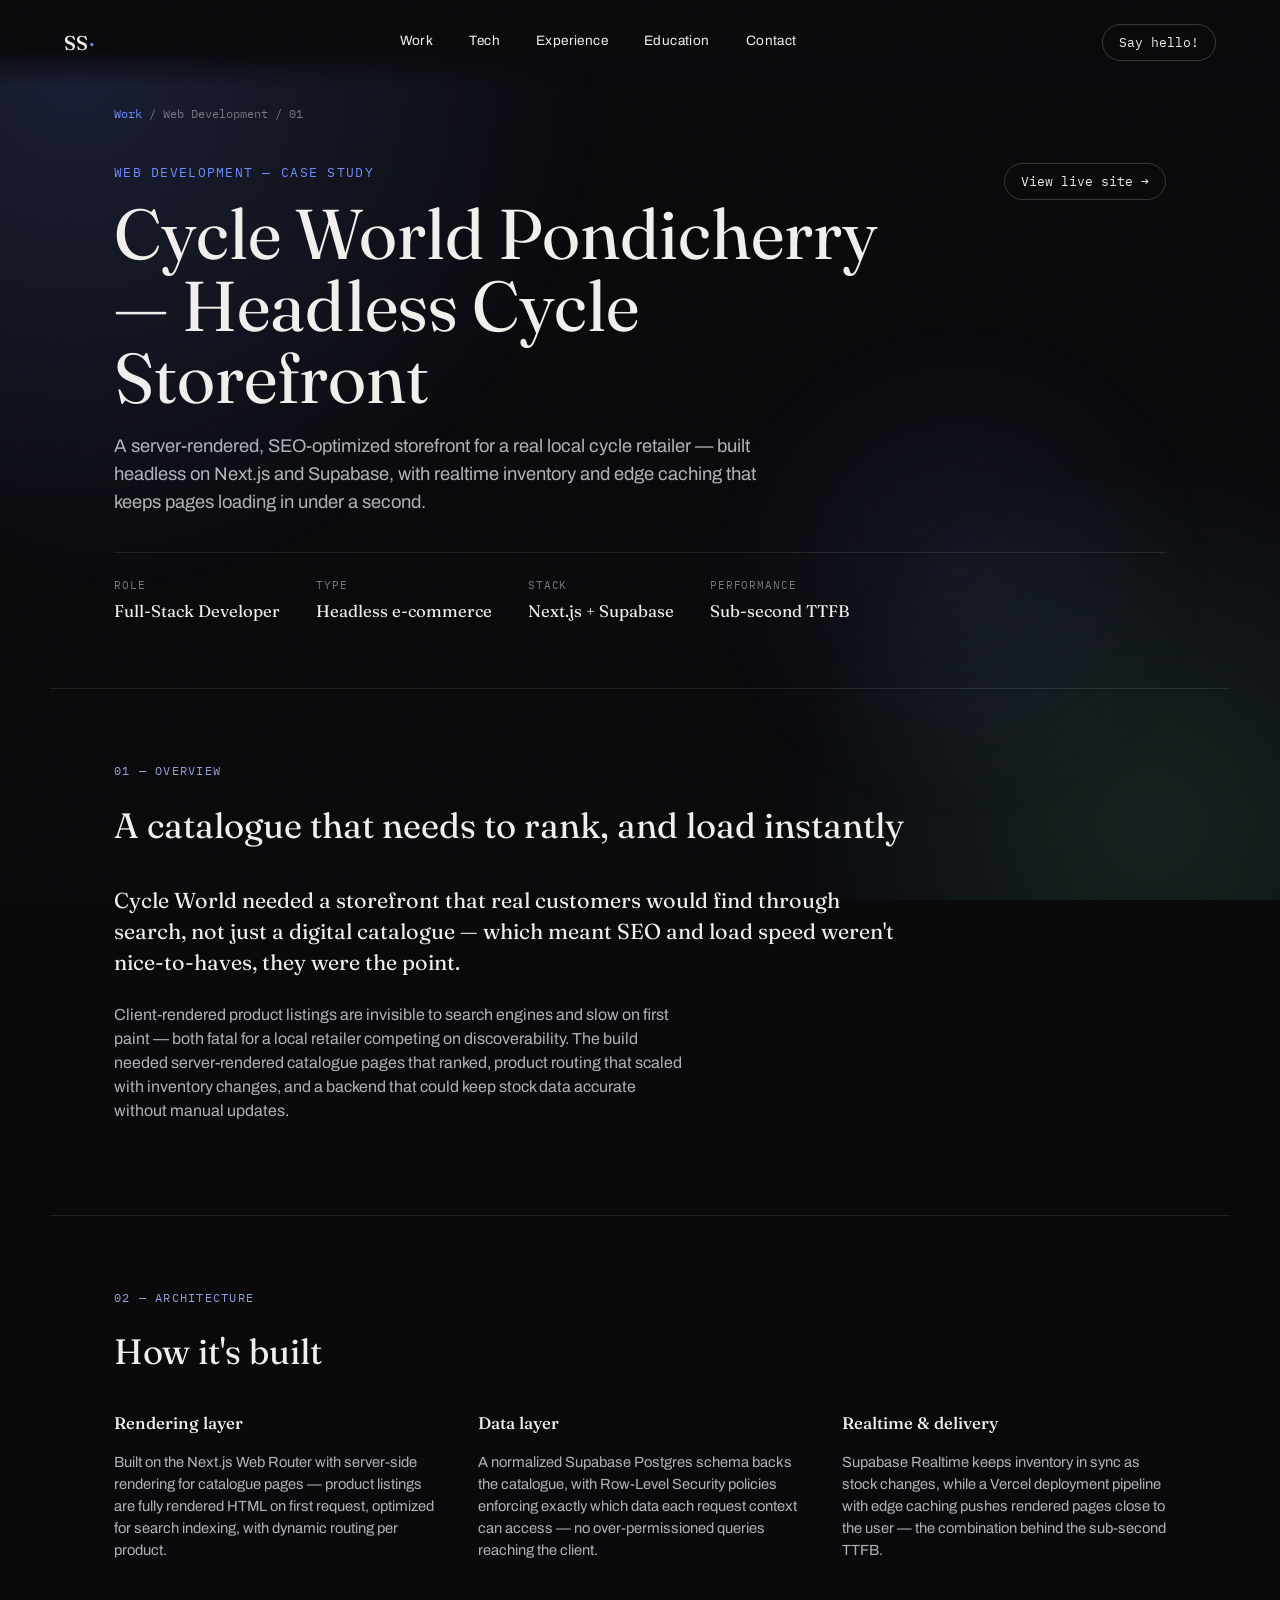
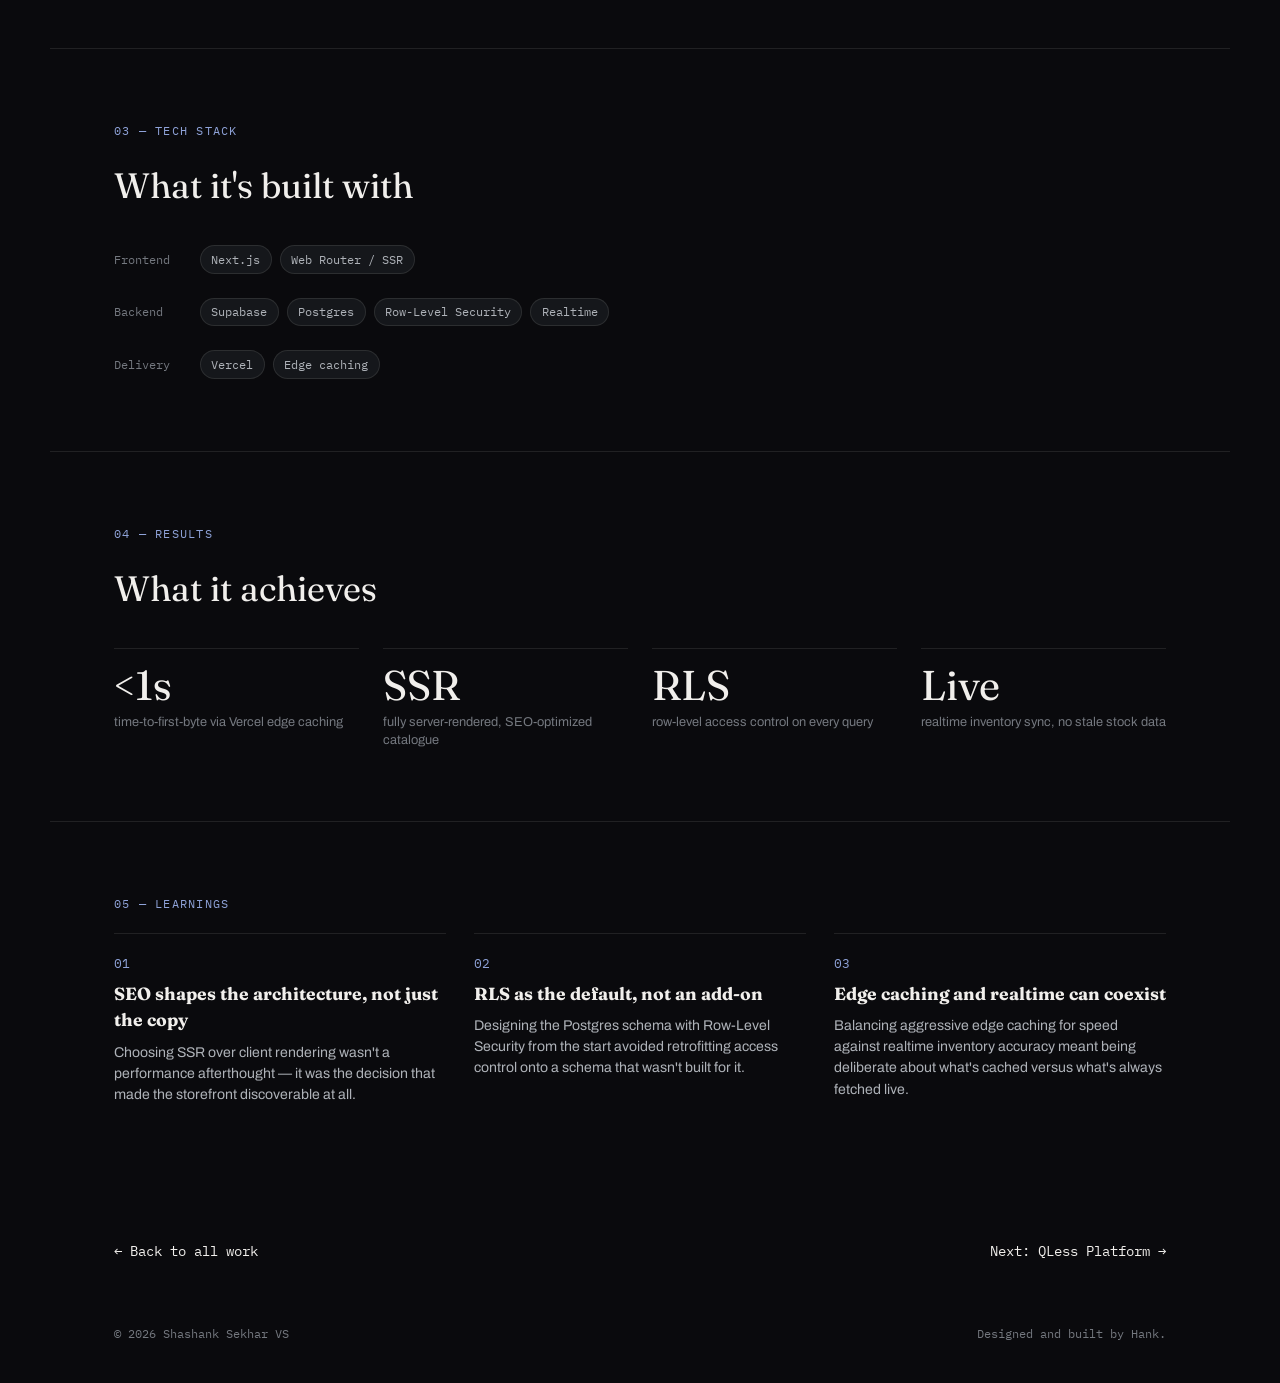
<file: projects/cycleworld.html>
<!DOCTYPE html>
<html lang="en">
<head>
<meta charset="UTF-8">
<meta name="viewport" content="width=device-width, initial-scale=1.0">
<title>Cycle World Pondicherry — Headless Storefront — Shashank Sekhar VS</title>
<meta name="description" content="A headless e-commerce storefront built on Next.js and Supabase with SSR catalogue pages, RLS access control, and sub-second TTFB.">
<link rel="preconnect" href="https://fonts.googleapis.com">
<link rel="preconnect" href="https://fonts.gstatic.com" crossorigin>
<link href="https://fonts.googleapis.com/css2?family=Fraunces:ital,opsz,wght@0,9..144,300;0,9..144,400;0,9..144,500;0,9..144,600;1,9..144,400;1,9..144,500&family=Archivo:wght@400;500;600;700&family=IBM+Plex+Mono:wght@400;500&display=swap" rel="stylesheet">
<link rel="icon" type="image/svg+xml" href="../assets/favicon.svg">
<link rel="stylesheet" href="../css/style.css">
</head>
<body>

<div class="grain"></div>
<div class="bg-fx" aria-hidden="true">
  <div class="bg-blob bg-blob-1"></div>
  <div class="bg-blob bg-blob-2"></div>
  <div class="bg-blob bg-blob-3"></div>
</div>

<header class="site-header">
  <a href="../index.html" class="mark">SS<span class="mark-dot">·</span></a>
  <nav class="nav">
    <a href="../index.html#work">Work</a>
    <a href="../index.html#tech">Tech</a>
    <a href="../index.html#experience">Experience</a>
    <a href="../index.html#education">Education</a>
    <a href="../index.html#contact">Contact</a>
  </nav>
  <a href="mailto:vsshashank08@gmail.com" class="nav-cta">Say hello!</a>
  <button class="nav-toggle" aria-label="Open menu" aria-expanded="false">
    <span></span><span></span><span></span>
  </button>
</header>

<div class="mobile-nav">
  <nav>
    <a href="../index.html#work">Work</a>
    <a href="../index.html#tech">Tech</a>
    <a href="../index.html#experience">Experience</a>
    <a href="../index.html#education">Education</a>
    <a href="../index.html#contact">Contact</a>
  </nav>
  <a href="mailto:vsshashank08@gmail.com" class="btn btn-primary">Say hello!</a>
</div>

<main>
  <p class="breadcrumb" data-reveal><a href="../index.html#work">Work</a> / Web Development / 01</p>

  <section class="proj-hero">
    <a href="https://cycleworldpondicherry.in/" target="_blank" rel="noopener" class="nav-cta hero-demo-link" data-reveal>View live site →</a>
    <p class="proj-kicker" data-reveal>Web Development — Case Study</p>
    <h1 class="proj-title" data-reveal>Cycle World Pondicherry — Headless Cycle Storefront</h1>
    <p class="proj-dek" data-reveal>
      A server-rendered, SEO-optimized storefront for a real local cycle retailer — built headless
      on Next.js and Supabase, with realtime inventory and edge caching that keeps pages loading
      in under a second.
    </p>
    <div class="meta-row" data-reveal>
      <div class="meta-item"><span class="meta-label">Role</span><span class="meta-value">Full-Stack Developer</span></div>
      <div class="meta-item"><span class="meta-label">Type</span><span class="meta-value">Headless e-commerce</span></div>
      <div class="meta-item"><span class="meta-label">Stack</span><span class="meta-value">Next.js + Supabase</span></div>
      <div class="meta-item"><span class="meta-label">Performance</span><span class="meta-value">Sub-second TTFB</span></div>
    </div>
  </section>

  <section class="proj-section">
    <p class="section-label">01 — Overview</p>
    <h2 class="proj-section-head" data-reveal>A catalogue that needs to rank, and load instantly</h2>
    <p class="proj-lede" data-reveal>
      Cycle World needed a storefront that real customers would find through search, not just a
      digital catalogue — which meant SEO and load speed weren't nice-to-haves, they were the
      point.
    </p>
    <p class="proj-body" data-reveal>
      Client-rendered product listings are invisible to search engines and slow on first paint —
      both fatal for a local retailer competing on discoverability. The build needed
      server-rendered catalogue pages that ranked, product routing that scaled with inventory
      changes, and a backend that could keep stock data accurate without manual updates.
    </p>
  </section>

  <section class="proj-section">
    <p class="section-label">02 — Architecture</p>
    <h2 class="proj-section-head" data-reveal>How it's built</h2>
    <div class="proj-cols" data-reveal>
      <div class="proj-col">
        <h4>Rendering layer</h4>
        <p>Built on the Next.js Web Router with server-side rendering for catalogue pages —
        product listings are fully rendered HTML on first request, optimized for search
        indexing, with dynamic routing per product.</p>
      </div>
      <div class="proj-col">
        <h4>Data layer</h4>
        <p>A normalized Supabase Postgres schema backs the catalogue, with Row-Level Security
        policies enforcing exactly which data each request context can access — no
        over-permissioned queries reaching the client.</p>
      </div>
      <div class="proj-col">
        <h4>Realtime &amp; delivery</h4>
        <p>Supabase Realtime keeps inventory in sync as stock changes, while a Vercel deployment
        pipeline with edge caching pushes rendered pages close to the user — the combination
        behind the sub-second TTFB.</p>
      </div>
    </div>
  </section>

  <section class="proj-section">
    <p class="section-label">03 — Tech Stack</p>
    <h2 class="proj-section-head" data-reveal>What it's built with</h2>
    <div class="stack-groups" data-reveal>
      <div class="skill-group">
        <span class="skill-cat">Frontend</span>
        <div class="tags"><span>Next.js</span><span>Web Router / SSR</span></div>
      </div>
      <div class="skill-group">
        <span class="skill-cat">Backend</span>
        <div class="tags"><span>Supabase</span><span>Postgres</span><span>Row-Level Security</span><span>Realtime</span></div>
      </div>
      <div class="skill-group">
        <span class="skill-cat">Delivery</span>
        <div class="tags"><span>Vercel</span><span>Edge caching</span></div>
      </div>
    </div>
  </section>

  <section class="proj-section">
    <p class="section-label">04 — Results</p>
    <h2 class="proj-section-head" data-reveal>What it achieves</h2>
    <div class="stat-grid" data-reveal>
      <div class="stat">
        <span class="stat-num">&lt;1s</span>
        <span class="stat-label">time-to-first-byte via Vercel edge caching</span>
      </div>
      <div class="stat">
        <span class="stat-num">SSR</span>
        <span class="stat-label">fully server-rendered, SEO-optimized catalogue</span>
      </div>
      <div class="stat">
        <span class="stat-num">RLS</span>
        <span class="stat-label">row-level access control on every query</span>
      </div>
      <div class="stat">
        <span class="stat-num">Live</span>
        <span class="stat-label">realtime inventory sync, no stale stock data</span>
      </div>
    </div>
  </section>

  <section class="proj-section">
    <p class="section-label">05 — Learnings</p>
    <div class="numbered-grid" data-reveal>
      <div class="numbered-card">
        <span class="num">01</span>
        <h4>SEO shapes the architecture, not just the copy</h4>
        <p>Choosing SSR over client rendering wasn't a performance afterthought — it was the
        decision that made the storefront discoverable at all.</p>
      </div>
      <div class="numbered-card">
        <span class="num">02</span>
        <h4>RLS as the default, not an add-on</h4>
        <p>Designing the Postgres schema with Row-Level Security from the start avoided
        retrofitting access control onto a schema that wasn't built for it.</p>
      </div>
      <div class="numbered-card">
        <span class="num">03</span>
        <h4>Edge caching and realtime can coexist</h4>
        <p>Balancing aggressive edge caching for speed against realtime inventory accuracy meant
        being deliberate about what's cached versus what's always fetched live.</p>
      </div>
    </div>
  </section>

  <nav class="proj-nav" data-reveal>
    <a href="../index.html#work">← Back to all work</a>
    <a href="qless-platform.html">Next: QLess Platform →</a>
  </nav>
</main>

<footer class="site-footer">
  <span>© <span id="year"></span> Shashank Sekhar VS</span>
  <span>Designed and built by Hank.</span>
</footer>

<script src="../js/script.js"></script>
</body>
</html>
</file>
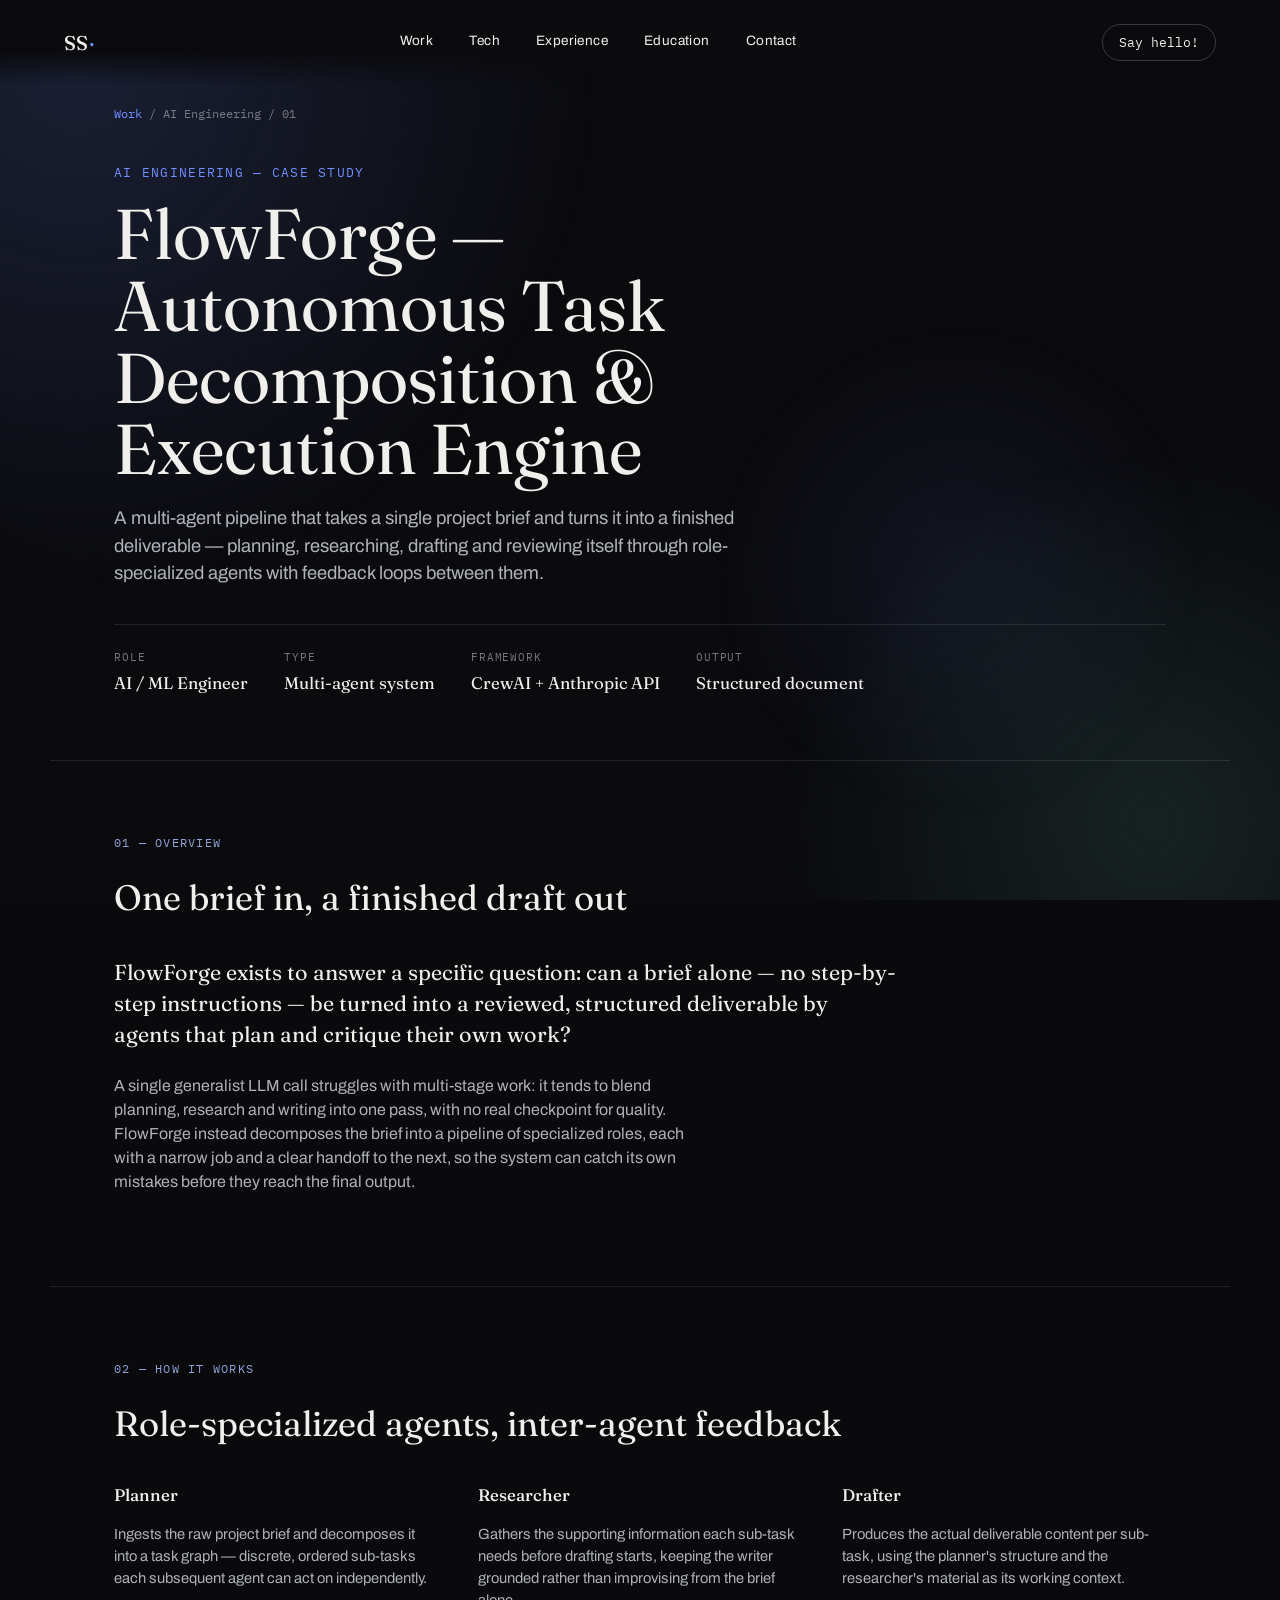
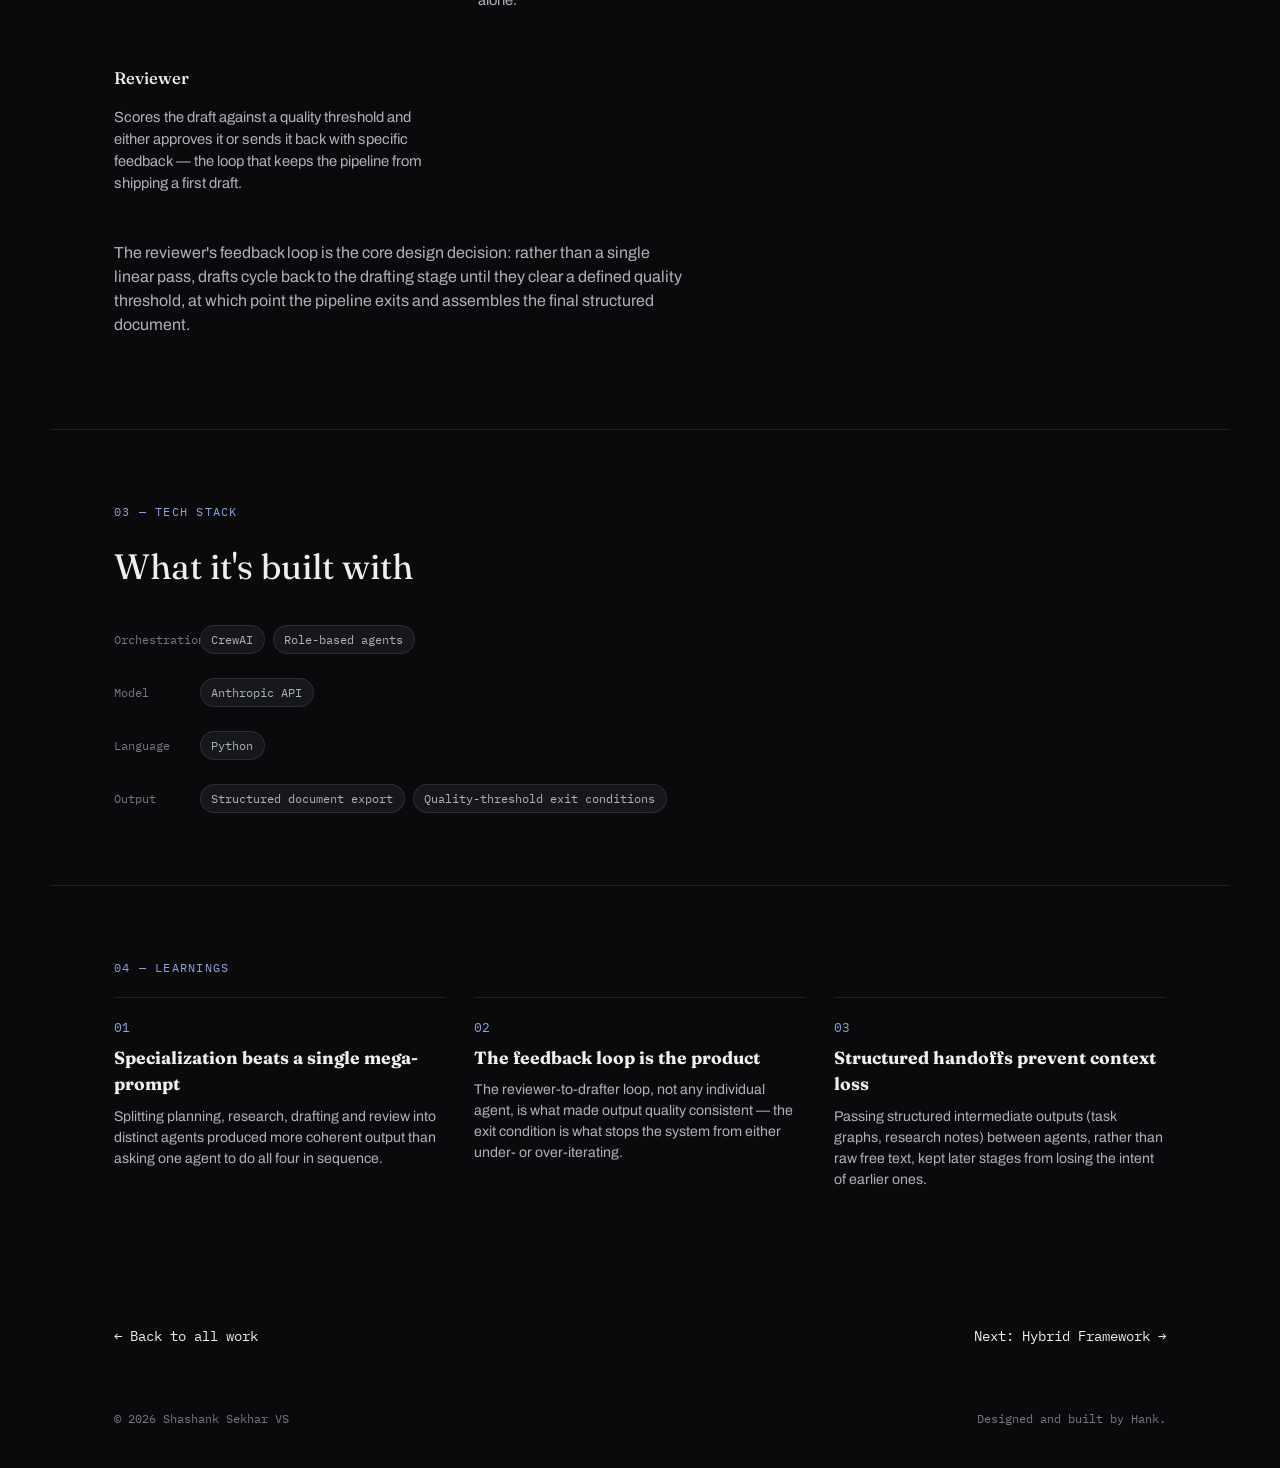
<file: projects/flowforge.html>
<!DOCTYPE html>
<html lang="en">
<head>
<meta charset="UTF-8">
<meta name="viewport" content="width=device-width, initial-scale=1.0">
<title>FlowForge — Autonomous Task Decomposition Engine — Shashank Sekhar VS</title>
<meta name="description" content="A multi-agent pipeline built with CrewAI and the Anthropic API that plans, researches, drafts and reviews deliverables autonomously.">
<link rel="preconnect" href="https://fonts.googleapis.com">
<link rel="preconnect" href="https://fonts.gstatic.com" crossorigin>
<link href="https://fonts.googleapis.com/css2?family=Fraunces:ital,opsz,wght@0,9..144,300;0,9..144,400;0,9..144,500;0,9..144,600;1,9..144,400;1,9..144,500&family=Archivo:wght@400;500;600;700&family=IBM+Plex+Mono:wght@400;500&display=swap" rel="stylesheet">
<link rel="icon" type="image/svg+xml" href="../assets/favicon.svg">
<link rel="stylesheet" href="../css/style.css">
</head>
<body>

<div class="grain"></div>
<div class="bg-fx" aria-hidden="true">
  <div class="bg-blob bg-blob-1"></div>
  <div class="bg-blob bg-blob-2"></div>
  <div class="bg-blob bg-blob-3"></div>
</div>

<header class="site-header">
  <a href="../index.html" class="mark">SS<span class="mark-dot">·</span></a>
  <nav class="nav">
    <a href="../index.html#work">Work</a>
    <a href="../index.html#tech">Tech</a>
    <a href="../index.html#experience">Experience</a>
    <a href="../index.html#education">Education</a>
    <a href="../index.html#contact">Contact</a>
  </nav>
  <a href="mailto:vsshashank08@gmail.com" class="nav-cta">Say hello!</a>
  <button class="nav-toggle" aria-label="Open menu" aria-expanded="false">
    <span></span><span></span><span></span>
  </button>
</header>

<div class="mobile-nav">
  <nav>
    <a href="../index.html#work">Work</a>
    <a href="../index.html#tech">Tech</a>
    <a href="../index.html#experience">Experience</a>
    <a href="../index.html#education">Education</a>
    <a href="../index.html#contact">Contact</a>
  </nav>
  <a href="mailto:vsshashank08@gmail.com" class="btn btn-primary">Say hello!</a>
</div>

<main>
  <p class="breadcrumb" data-reveal><a href="../index.html#work">Work</a> / AI Engineering / 01</p>

  <section class="proj-hero">
    <p class="proj-kicker" data-reveal>AI Engineering — Case Study</p>
    <h1 class="proj-title" data-reveal>FlowForge — Autonomous Task Decomposition &amp; Execution Engine</h1>
    <p class="proj-dek" data-reveal>
      A multi-agent pipeline that takes a single project brief and turns it into a finished
      deliverable — planning, researching, drafting and reviewing itself through role-specialized
      agents with feedback loops between them.
    </p>
    <div class="meta-row" data-reveal>
      <div class="meta-item"><span class="meta-label">Role</span><span class="meta-value">AI / ML Engineer</span></div>
      <div class="meta-item"><span class="meta-label">Type</span><span class="meta-value">Multi-agent system</span></div>
      <div class="meta-item"><span class="meta-label">Framework</span><span class="meta-value">CrewAI + Anthropic API</span></div>
      <div class="meta-item"><span class="meta-label">Output</span><span class="meta-value">Structured document</span></div>
    </div>
  </section>

  <section class="proj-section">
    <p class="section-label">01 — Overview</p>
    <h2 class="proj-section-head" data-reveal>One brief in, a finished draft out</h2>
    <p class="proj-lede" data-reveal>
      FlowForge exists to answer a specific question: can a brief alone — no step-by-step
      instructions — be turned into a reviewed, structured deliverable by agents that plan and
      critique their own work?
    </p>
    <p class="proj-body" data-reveal>
      A single generalist LLM call struggles with multi-stage work: it tends to blend planning,
      research and writing into one pass, with no real checkpoint for quality. FlowForge instead
      decomposes the brief into a pipeline of specialized roles, each with a narrow job and a
      clear handoff to the next, so the system can catch its own mistakes before they reach the
      final output.
    </p>
  </section>

  <section class="proj-section">
    <p class="section-label">02 — How it works</p>
    <h2 class="proj-section-head" data-reveal>Role-specialized agents, inter-agent feedback</h2>
    <div class="proj-cols" data-reveal>
      <div class="proj-col">
        <h4>Planner</h4>
        <p>Ingests the raw project brief and decomposes it into a task graph — discrete,
        ordered sub-tasks each subsequent agent can act on independently.</p>
      </div>
      <div class="proj-col">
        <h4>Researcher</h4>
        <p>Gathers the supporting information each sub-task needs before drafting starts,
        keeping the writer grounded rather than improvising from the brief alone.</p>
      </div>
      <div class="proj-col">
        <h4>Drafter</h4>
        <p>Produces the actual deliverable content per sub-task, using the planner's structure
        and the researcher's material as its working context.</p>
      </div>
      <div class="proj-col">
        <h4>Reviewer</h4>
        <p>Scores the draft against a quality threshold and either approves it or sends it back
        with specific feedback — the loop that keeps the pipeline from shipping a first draft.</p>
      </div>
    </div>
    <p class="proj-body" style="margin-top:2rem" data-reveal>
      The reviewer's feedback loop is the core design decision: rather than a single linear
      pass, drafts cycle back to the drafting stage until they clear a defined quality
      threshold, at which point the pipeline exits and assembles the final structured document.
    </p>
  </section>

  <section class="proj-section">
    <p class="section-label">03 — Tech Stack</p>
    <h2 class="proj-section-head" data-reveal>What it's built with</h2>
    <div class="stack-groups" data-reveal>
      <div class="skill-group">
        <span class="skill-cat">Orchestration</span>
        <div class="tags"><span>CrewAI</span><span>Role-based agents</span></div>
      </div>
      <div class="skill-group">
        <span class="skill-cat">Model</span>
        <div class="tags"><span>Anthropic API</span></div>
      </div>
      <div class="skill-group">
        <span class="skill-cat">Language</span>
        <div class="tags"><span>Python</span></div>
      </div>
      <div class="skill-group">
        <span class="skill-cat">Output</span>
        <div class="tags"><span>Structured document export</span><span>Quality-threshold exit conditions</span></div>
      </div>
    </div>
  </section>

  <section class="proj-section">
    <p class="section-label">04 — Learnings</p>
    <div class="numbered-grid" data-reveal>
      <div class="numbered-card">
        <span class="num">01</span>
        <h4>Specialization beats a single mega-prompt</h4>
        <p>Splitting planning, research, drafting and review into distinct agents produced more
        coherent output than asking one agent to do all four in sequence.</p>
      </div>
      <div class="numbered-card">
        <span class="num">02</span>
        <h4>The feedback loop is the product</h4>
        <p>The reviewer-to-drafter loop, not any individual agent, is what made output quality
        consistent — the exit condition is what stops the system from either under- or
        over-iterating.</p>
      </div>
      <div class="numbered-card">
        <span class="num">03</span>
        <h4>Structured handoffs prevent context loss</h4>
        <p>Passing structured intermediate outputs (task graphs, research notes) between agents,
        rather than raw free text, kept later stages from losing the intent of earlier ones.</p>
      </div>
    </div>
  </section>

  <nav class="proj-nav" data-reveal>
    <a href="../index.html#work">← Back to all work</a>
    <a href="supply-chain-ai.html">Next: Hybrid Framework →</a>
  </nav>
</main>

<footer class="site-footer">
  <span>© <span id="year"></span> Shashank Sekhar VS</span>
  <span>Designed and built by Hank.</span>
</footer>

<script src="../js/script.js"></script>
</body>
</html>
</file>
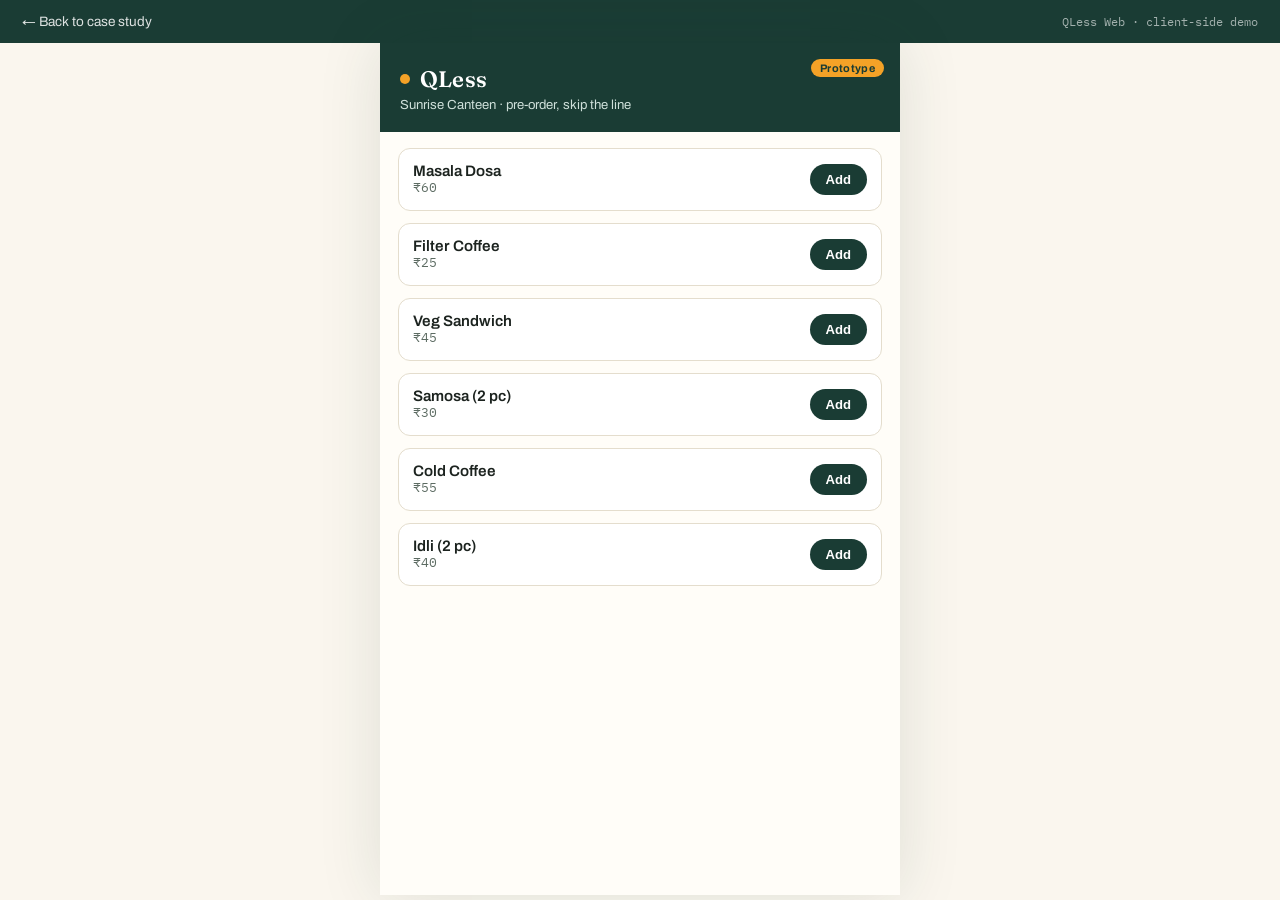
<file: projects/qless-app.html>
<!DOCTYPE html>
<html lang="en">
<head>
<meta charset="UTF-8">
<meta name="viewport" content="width=device-width, initial-scale=1.0">
<title>QLess Web — Live Demo</title>
<meta name="description" content="Working demo of the QLess campus pre-order web app — browse the menu, book a pickup slot, and collect with a one-time code.">
<link rel="preconnect" href="https://fonts.googleapis.com">
<link rel="preconnect" href="https://fonts.gstatic.com" crossorigin>
<link href="https://fonts.googleapis.com/css2?family=Fraunces:ital,opsz,wght@0,9..144,400;0,9..144,600;1,9..144,500&family=Archivo:wght@400;500;600;700&family=IBM+Plex+Mono:wght@400;500&display=swap" rel="stylesheet">
<link rel="icon" type="image/svg+xml" href="../assets/favicon.svg">
<style>
  :root{
    --forest:#1a3c34; --forest-2:#2e6b5e; --amber:#f4a227; --amber-2:#ffc866;
    --cream:#faf6ee; --paper:#fffdf8; --ink:#1c231f; --ink-soft:#5c6b62; --line:#e4ddcd;
  }
  *{box-sizing:border-box;}
  body{
    margin:0; min-height:100vh; background:var(--cream); color:var(--ink);
    font-family:'Archivo',sans-serif; -webkit-font-smoothing:antialiased;
  }
  .back-bar{
    display:flex; align-items:center; justify-content:space-between;
    padding:14px 22px; background:var(--forest); color:#fff; font-size:.85rem;
  }
  .back-bar a{color:#fff; text-decoration:none; opacity:.85; display:flex; align-items:center; gap:6px;}
  .back-bar a:hover{opacity:1;}
  .back-bar span{opacity:.6; font-family:'IBM Plex Mono',monospace; font-size:.75rem;}

  .app{max-width:520px; margin:0 auto; min-height:calc(100vh - 48px); background:var(--paper);
    box-shadow:0 0 60px rgba(26,60,52,.12); display:flex; flex-direction:column;}

  .app-header{background:var(--forest); color:#fff; padding:22px 20px 20px;}
  .app-brand{display:flex; align-items:center; gap:10px; margin-bottom:4px;}
  .app-brand .dot{width:10px; height:10px; border-radius:50%; background:var(--amber);}
  .app-brand h1{font-family:'Fraunces',serif; font-size:1.4rem; margin:0; font-weight:600; letter-spacing:.01em;}
  .app-header p{margin:0; font-size:.82rem; color:#cfe0da;}

  .view{display:none; flex:1; flex-direction:column;}
  .view.active{display:flex;}

  /* MENU */
  .menu-list{padding:16px 18px 100px; display:flex; flex-direction:column; gap:12px;}
  .menu-item{
    display:flex; align-items:center; justify-content:space-between; gap:12px;
    padding:14px; border:1px solid var(--line); border-radius:12px; background:#fff;
  }
  .menu-item .name{font-weight:600; font-size:.95rem;}
  .menu-item .price{color:var(--ink-soft); font-size:.82rem; font-family:'IBM Plex Mono',monospace;}
  .qty-box{display:flex; align-items:center; gap:10px;}
  .qty-box button{
    width:28px; height:28px; border-radius:50%; border:1px solid var(--forest-2);
    background:#fff; color:var(--forest); font-size:1rem; cursor:pointer; line-height:1;
  }
  .qty-box button:hover{background:var(--forest); color:#fff;}
  .qty-box span{min-width:16px; text-align:center; font-family:'IBM Plex Mono',monospace; font-size:.85rem;}
  .add-btn{
    padding:8px 16px; border-radius:20px; border:none; background:var(--forest);
    color:#fff; font-size:.82rem; font-weight:600; cursor:pointer;
  }
  .add-btn:hover{background:var(--forest-2);}

  .cart-bar{
    position:sticky; bottom:0; background:var(--amber); color:var(--forest);
    padding:14px 18px; display:none; align-items:center; justify-content:space-between;
    font-weight:600; font-size:.9rem; cursor:pointer; border-top:1px solid rgba(0,0,0,.06);
  }
  .cart-bar.show{display:flex;}

  /* generic view padding */
  .view-body{padding:20px 18px 100px; flex:1;}
  .view-title{font-family:'Fraunces',serif; font-size:1.2rem; margin:0 0 4px;}
  .view-sub{color:var(--ink-soft); font-size:.85rem; margin:0 0 18px;}

  .cart-row{display:flex; justify-content:space-between; align-items:center; padding:10px 0; border-bottom:1px solid var(--line); font-size:.9rem;}
  .cart-total{display:flex; justify-content:space-between; padding:14px 0; font-weight:700; font-size:1rem;}

  .slot-grid{display:grid; grid-template-columns:1fr 1fr; gap:10px;}
  .slot{
    padding:12px; border-radius:10px; border:1px solid var(--line); background:#fff;
    text-align:center; cursor:pointer; font-family:'IBM Plex Mono',monospace; font-size:.85rem;
  }
  .slot .cap{display:block; font-size:.7rem; color:var(--ink-soft); margin-top:3px;}
  .slot.full{opacity:.4; cursor:not-allowed; text-decoration:line-through;}
  .slot.selected{border-color:var(--forest); background:var(--forest); color:#fff;}
  .slot.selected .cap{color:#cfe0da;}

  .primary-btn{
    width:100%; padding:14px; border-radius:10px; border:none; background:var(--forest);
    color:#fff; font-weight:700; font-size:.95rem; cursor:pointer; margin-top:18px;
  }
  .primary-btn:hover{background:var(--forest-2);}
  .primary-btn:disabled{background:#c9cfc9; cursor:not-allowed;}
  .ghost-btn{
    width:100%; padding:12px; border-radius:10px; border:1px solid var(--line); background:transparent;
    color:var(--ink-soft); font-weight:600; font-size:.85rem; cursor:pointer; margin-top:10px;
  }

  .pay-summary{background:#fff; border:1px solid var(--line); border-radius:12px; padding:16px; margin-bottom:16px;}

  .spinner{
    width:28px; height:28px; border:3px solid var(--line); border-top-color:var(--forest);
    border-radius:50%; margin:30px auto; animation:spin .8s linear infinite;
  }
  @keyframes spin{to{transform:rotate(360deg);}}

  /* CONFIRM */
  .confirm-body{padding:30px 20px 60px; text-align:center; flex:1;}
  .otp-label{font-size:.78rem; letter-spacing:.08em; text-transform:uppercase; color:var(--ink-soft); margin-bottom:10px;}
  .otp-code{
    font-family:'IBM Plex Mono',monospace; font-size:3rem; font-weight:700; letter-spacing:.15em;
    color:var(--forest); background:#fff; border:2px dashed var(--amber); border-radius:16px;
    padding:18px 10px; margin:0 0 14px;
  }
  .countdown{font-family:'IBM Plex Mono',monospace; color:var(--amber-2); background:var(--forest);
    display:inline-block; padding:6px 14px; border-radius:20px; font-size:.85rem; margin-bottom:22px;}
  .confirm-note{font-size:.85rem; color:var(--ink-soft); max-width:320px; margin:0 auto 26px; line-height:1.5;}
  .slot-chip{
    display:inline-block; background:var(--cream); border:1px solid var(--line);
    padding:8px 14px; border-radius:20px; font-size:.82rem; margin-bottom:20px;
  }

  .badge{
    position:absolute; top:16px; right:16px; background:var(--amber); color:var(--forest);
    font-size:.68rem; font-weight:700; padding:3px 9px; border-radius:10px; letter-spacing:.03em;
  }
  .app-header{position:relative;}
</style>
</head>
<body>

<div class="back-bar">
  <a href="qless-platform.html">← Back to case study</a>
  <span>QLess Web · client-side demo</span>
</div>

<div class="app">

  <!-- MENU VIEW -->
  <div class="view active" id="view-menu">
    <div class="app-header">
      <span class="badge">Prototype</span>
      <div class="app-brand"><span class="dot"></span><h1>QLess</h1></div>
      <p>Sunrise Canteen · pre-order, skip the line</p>
    </div>
    <div class="menu-list" id="menuList"></div>
    <div class="cart-bar" id="cartBar" onclick="goTo('view-cart')">
      <span id="cartBarText">0 items</span>
      <span>View cart →</span>
    </div>
  </div>

  <!-- CART VIEW -->
  <div class="view" id="view-cart">
    <div class="app-header">
      <div class="app-brand"><span class="dot"></span><h1>Your order</h1></div>
      <p>Review before you book a slot</p>
    </div>
    <div class="view-body">
      <div id="cartRows"></div>
      <div class="cart-total"><span>Total</span><span id="cartTotal">₹0</span></div>
      <button class="primary-btn" id="toSlotsBtn" onclick="goTo('view-slots')">Choose pickup time →</button>
      <button class="ghost-btn" onclick="goTo('view-menu')">← Add more items</button>
    </div>
  </div>

  <!-- SLOTS VIEW -->
  <div class="view" id="view-slots">
    <div class="app-header">
      <div class="app-brand"><span class="dot"></span><h1>Pickup slot</h1></div>
      <p>Each slot only holds so many orders — that's what keeps it a zero-queue pickup</p>
    </div>
    <div class="view-body">
      <div class="slot-grid" id="slotGrid"></div>
      <button class="primary-btn" id="toPayBtn" disabled onclick="goTo('view-pay')">Confirm slot →</button>
    </div>
  </div>

  <!-- PAY VIEW -->
  <div class="view" id="view-pay">
    <div class="app-header">
      <div class="app-brand"><span class="dot"></span><h1>Pay &amp; confirm</h1></div>
      <p>Simulated checkout — no real payment is processed</p>
    </div>
    <div class="view-body">
      <div class="pay-summary" id="paySummary"></div>
      <div id="payAction">
        <button class="primary-btn" onclick="simulatePay()">Pay <span id="payAmount">₹0</span> via UPI</button>
      </div>
      <div id="payLoading" style="display:none;">
        <div class="spinner"></div>
        <p style="text-align:center; color:var(--ink-soft); font-size:.85rem;">Confirming your order…</p>
      </div>
    </div>
  </div>

  <!-- CONFIRM VIEW -->
  <div class="view" id="view-confirm">
    <div class="app-header">
      <div class="app-brand"><span class="dot"></span><h1>Order confirmed</h1></div>
      <p>Say this code at the counter to collect</p>
    </div>
    <div class="confirm-body">
      <p class="otp-label">Your pickup code</p>
      <div class="otp-code" id="otpCode">0000</div>
      <div class="countdown" id="countdown">Ready in 10:00</div>
      <br>
      <span class="slot-chip" id="slotChip">Slot —</span>
      <p class="confirm-note">No ticket to show, no screen to scan — just speak the code at the counter and your order is ready to go.</p>
      <button class="primary-btn" style="max-width:280px; margin:0 auto;" onclick="resetApp()">Start a new order</button>
    </div>
  </div>

</div>

<script>
  const MENU = [
    {id:'dosa', name:'Masala Dosa', price:60},
    {id:'coffee', name:'Filter Coffee', price:25},
    {id:'sandwich', name:'Veg Sandwich', price:45},
    {id:'samosa', name:'Samosa (2 pc)', price:30},
    {id:'coldcoffee', name:'Cold Coffee', price:55},
    {id:'idli', name:'Idli (2 pc)', price:40},
  ];

  const SLOT_TIMES = ['12:00','12:15','12:30','12:45','1:00','1:15'];
  let slots = SLOT_TIMES.map((t,i)=>({time:t, capacity:4, taken:(i===1?4:(i===3?3:Math.floor(Math.random()*3)))}));

  let cart = {}; // id -> qty
  let selectedSlot = null;
  let countdownTimer = null;

  function renderMenu(){
    const list = document.getElementById('menuList');
    list.innerHTML = '';
    MENU.forEach(item=>{
      const qty = cart[item.id] || 0;
      const row = document.createElement('div');
      row.className = 'menu-item';
      row.innerHTML = `
        <div>
          <div class="name">${item.name}</div>
          <div class="price">₹${item.price}</div>
        </div>
        ${qty === 0
          ? `<button class="add-btn" onclick="changeQty('${item.id}',1)">Add</button>`
          : `<div class="qty-box">
              <button onclick="changeQty('${item.id}',-1)">−</button>
              <span>${qty}</span>
              <button onclick="changeQty('${item.id}',1)">+</button>
            </div>`
        }
      `;
      list.appendChild(row);
    });
    updateCartBar();
  }

  function changeQty(id, delta){
    cart[id] = (cart[id] || 0) + delta;
    if (cart[id] <= 0) delete cart[id];
    renderMenu();
  }

  function cartCount(){ return Object.values(cart).reduce((a,b)=>a+b,0); }
  function cartTotal(){
    return Object.entries(cart).reduce((sum,[id,qty])=>{
      const item = MENU.find(m=>m.id===id);
      return sum + item.price*qty;
    },0);
  }

  function updateCartBar(){
    const bar = document.getElementById('cartBar');
    const count = cartCount();
    if (count > 0){
      bar.classList.add('show');
      document.getElementById('cartBarText').textContent = `${count} item${count>1?'s':''} · ₹${cartTotal()}`;
    } else {
      bar.classList.remove('show');
    }
  }

  function renderCart(){
    const rows = document.getElementById('cartRows');
    rows.innerHTML = '';
    Object.entries(cart).forEach(([id,qty])=>{
      const item = MENU.find(m=>m.id===id);
      const row = document.createElement('div');
      row.className = 'cart-row';
      row.innerHTML = `<span>${item.name} × ${qty}</span><span>₹${item.price*qty}</span>`;
      rows.appendChild(row);
    });
    document.getElementById('cartTotal').textContent = `₹${cartTotal()}`;
    document.getElementById('toSlotsBtn').disabled = cartCount() === 0;
  }

  function renderSlots(){
    const grid = document.getElementById('slotGrid');
    grid.innerHTML = '';
    slots.forEach((s,i)=>{
      const remaining = s.capacity - s.taken;
      const full = remaining <= 0;
      const div = document.createElement('div');
      div.className = 'slot' + (full ? ' full' : '') + (selectedSlot===i ? ' selected' : '');
      div.innerHTML = `${s.time}<span class="cap">${full ? 'Full' : remaining+' left'}</span>`;
      if (!full){
        div.onclick = () => { selectedSlot = i; renderSlots(); document.getElementById('toPayBtn').disabled = false; };
      }
      grid.appendChild(div);
    });
  }

  function renderPay(){
    const s = slots[selectedSlot];
    document.getElementById('paySummary').innerHTML = `
      ${Object.entries(cart).map(([id,qty])=>{
        const item = MENU.find(m=>m.id===id);
        return `<div class="cart-row"><span>${item.name} × ${qty}</span><span>₹${item.price*qty}</span></div>`;
      }).join('')}
      <div class="cart-row" style="border-bottom:none;"><span>Pickup slot</span><span>${s.time}</span></div>
      <div class="cart-total"><span>Total</span><span>₹${cartTotal()}</span></div>
    `;
    document.getElementById('payAmount').textContent = `₹${cartTotal()}`;
    document.getElementById('payAction').style.display = 'block';
    document.getElementById('payLoading').style.display = 'none';
  }

  function simulatePay(){
    document.getElementById('payAction').style.display = 'none';
    document.getElementById('payLoading').style.display = 'block';
    slots[selectedSlot].taken += 1;
    setTimeout(()=>{
      goTo('view-confirm');
    }, 1100);
  }

  function renderConfirm(){
    const otp = String(Math.floor(1000 + Math.random()*9000));
    document.getElementById('otpCode').textContent = otp;
    document.getElementById('slotChip').textContent = `Slot ${slots[selectedSlot].time}`;
    let remaining = 600;
    clearInterval(countdownTimer);
    const el = document.getElementById('countdown');
    countdownTimer = setInterval(()=>{
      remaining--;
      const m = Math.floor(remaining/60), sec = remaining%60;
      el.textContent = remaining > 0 ? `Ready in ${m}:${String(sec).padStart(2,'0')}` : 'Ready now';
      if (remaining <= 0) clearInterval(countdownTimer);
    }, 1000);
    el.textContent = 'Ready in 10:00';
  }

  function goTo(viewId){
    document.querySelectorAll('.view').forEach(v=>v.classList.remove('active'));
    document.getElementById(viewId).classList.add('active');
    window.scrollTo(0,0);
    if (viewId === 'view-cart') renderCart();
    if (viewId === 'view-slots') renderSlots();
    if (viewId === 'view-pay') renderPay();
    if (viewId === 'view-confirm') renderConfirm();
  }

  function resetApp(){
    cart = {};
    selectedSlot = null;
    clearInterval(countdownTimer);
    renderMenu();
    goTo('view-menu');
  }

  renderMenu();
</script>

</body>
</html>
</file>
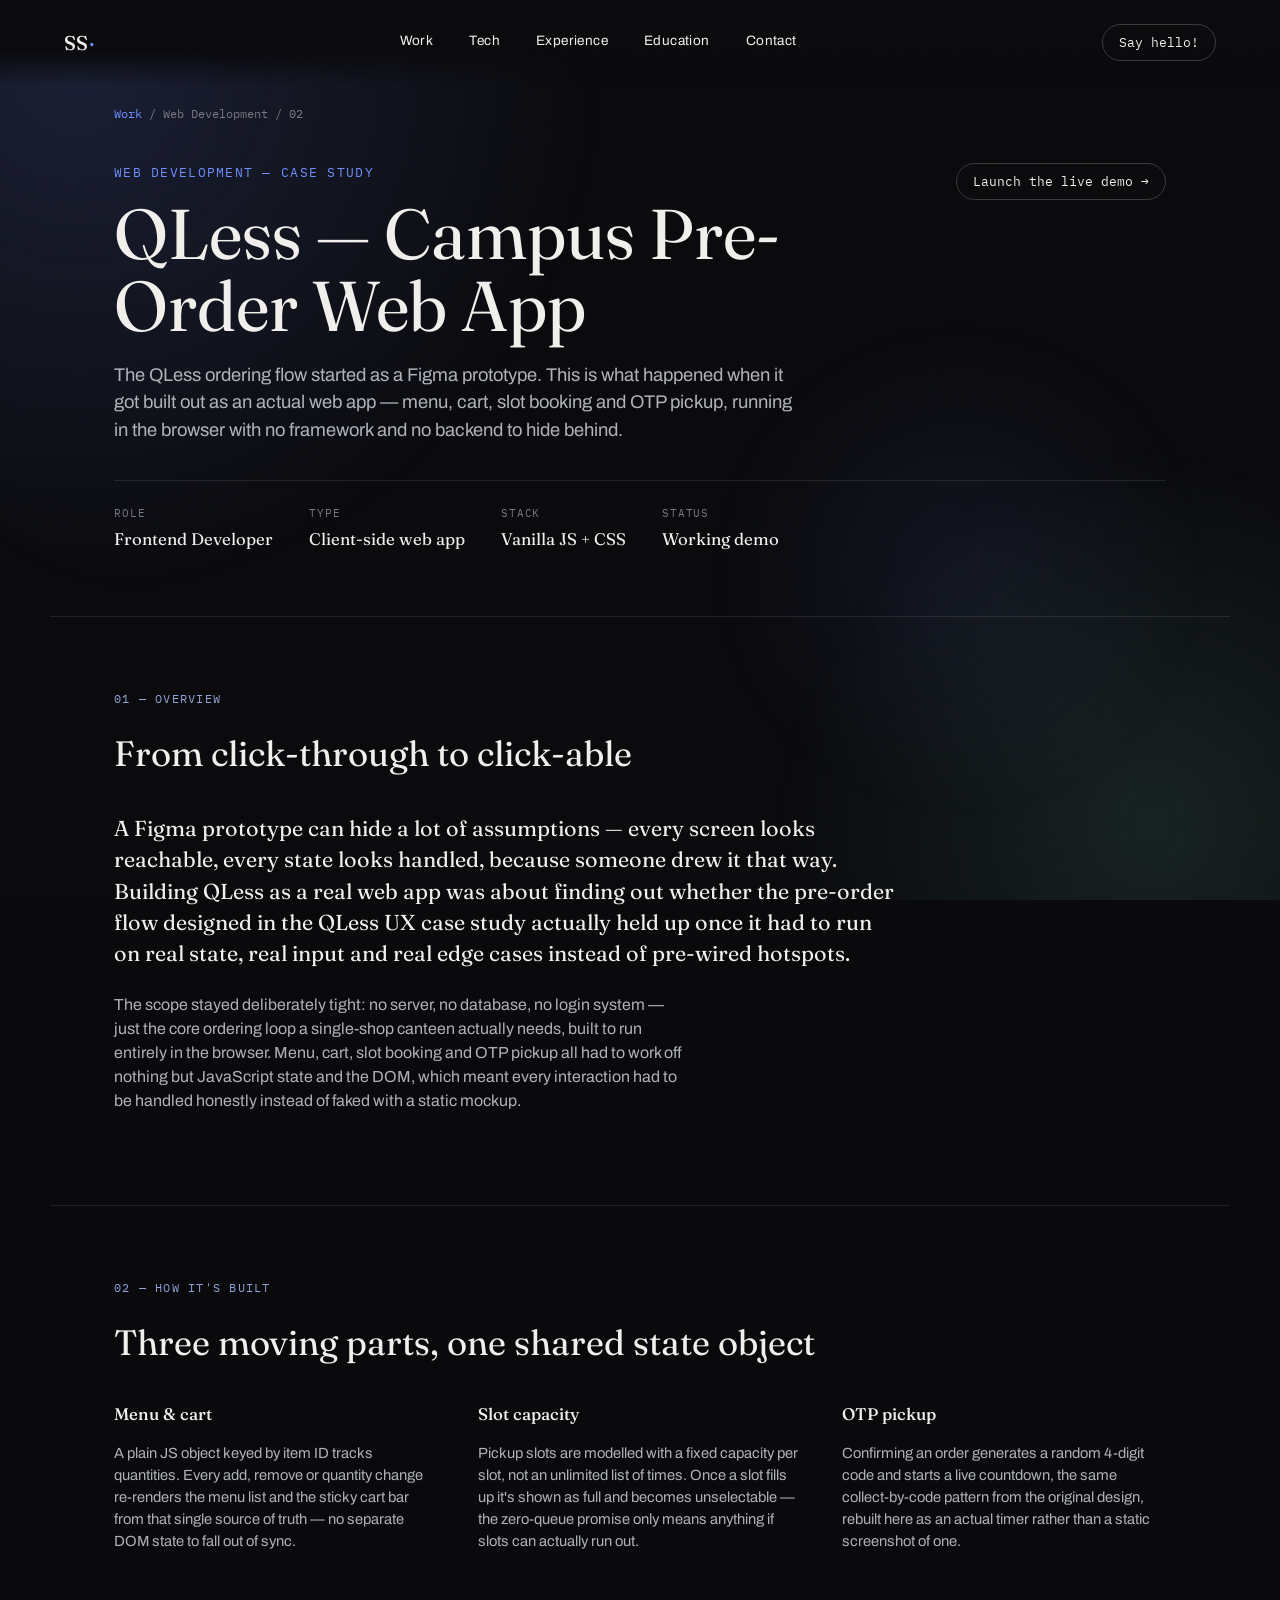
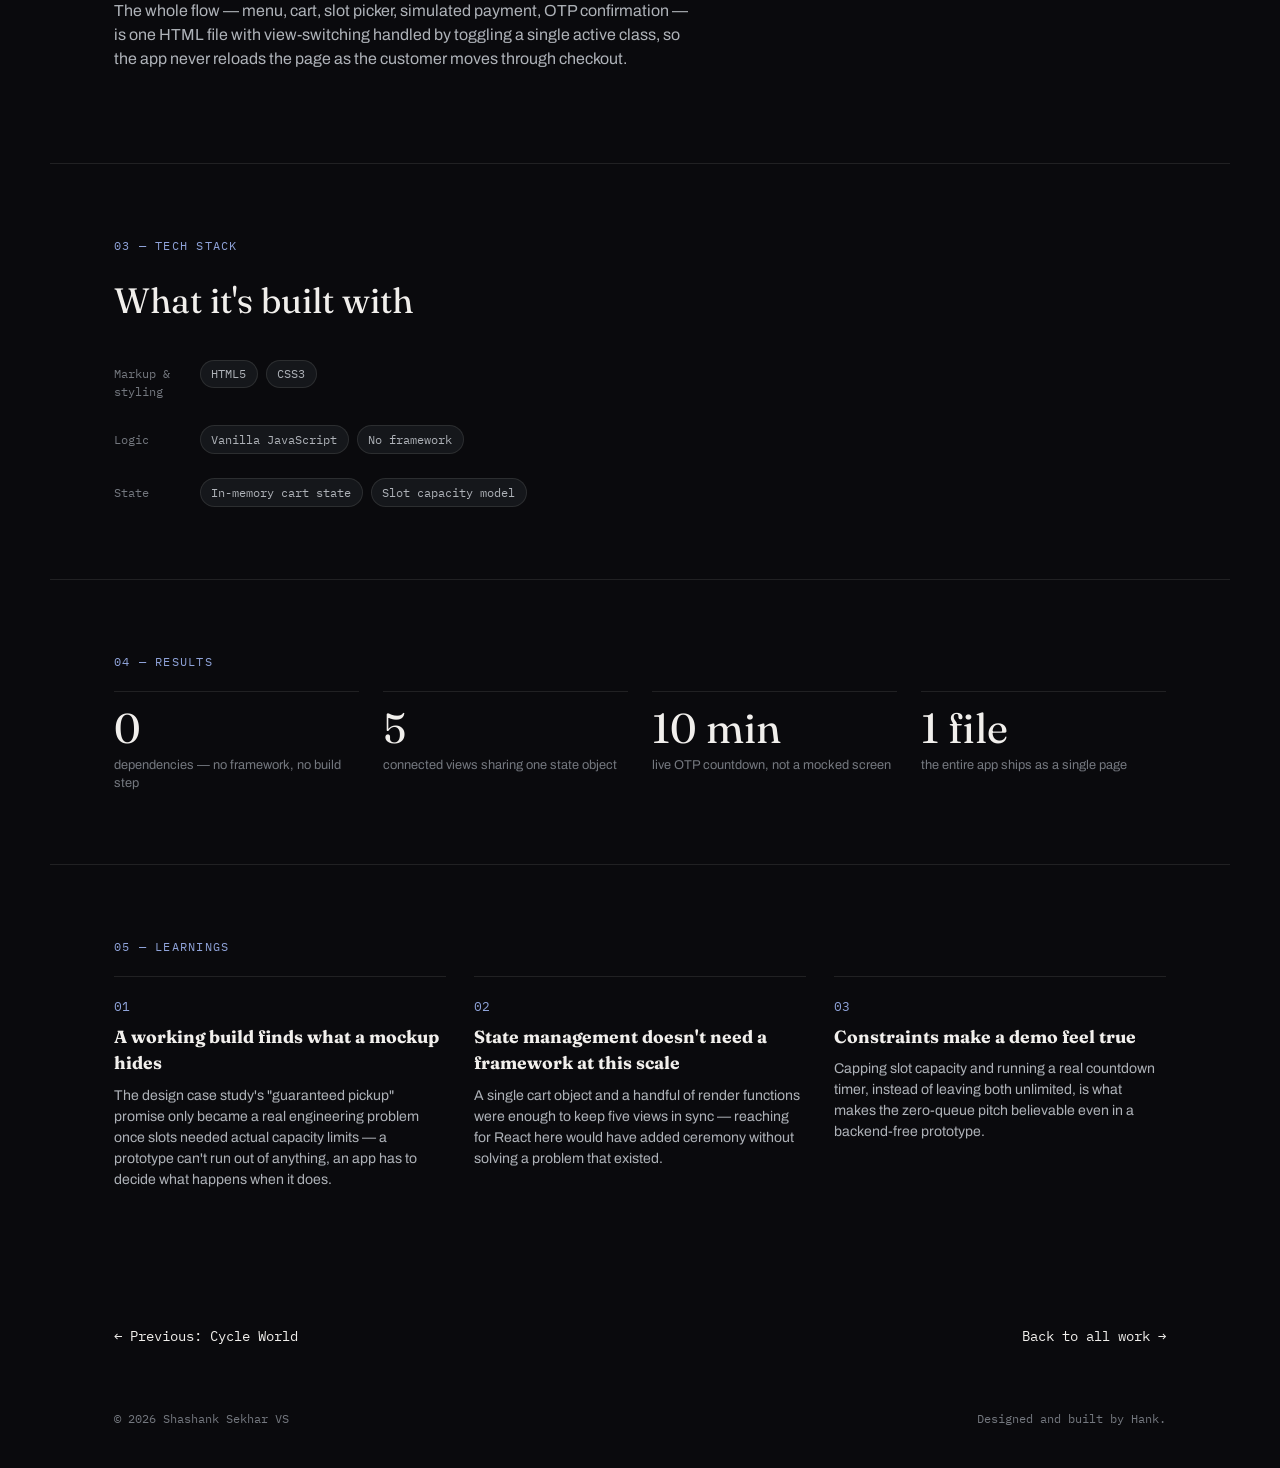
<file: projects/qless-platform.html>
<!DOCTYPE html>
<html lang="en">
<head>
<meta charset="UTF-8">
<meta name="viewport" content="width=device-width, initial-scale=1.0">
<title>QLess — Campus Pre-Order Web App — Shashank Sekhar VS</title>
<meta name="description" content="Turning the QLess pre-order concept from a Figma prototype into a working, click-through web app — menu, slot booking and OTP pickup, built in vanilla JS.">
<link rel="preconnect" href="https://fonts.googleapis.com">
<link rel="preconnect" href="https://fonts.gstatic.com" crossorigin>
<link href="https://fonts.googleapis.com/css2?family=Fraunces:ital,opsz,wght@0,9..144,300;0,9..144,400;0,9..144,500;0,9..144,600;1,9..144,400;1,9..144,500&family=Archivo:wght@400;500;600;700&family=IBM+Plex+Mono:wght@400;500&display=swap" rel="stylesheet">
<link rel="icon" type="image/svg+xml" href="../assets/favicon.svg">
<link rel="stylesheet" href="../css/style.css">
</head>
<body>

<div class="grain"></div>
<div class="bg-fx" aria-hidden="true">
  <div class="bg-blob bg-blob-1"></div>
  <div class="bg-blob bg-blob-2"></div>
  <div class="bg-blob bg-blob-3"></div>
</div>

<header class="site-header">
  <a href="../index.html" class="mark">SS<span class="mark-dot">·</span></a>
  <nav class="nav">
    <a href="../index.html#work">Work</a>
    <a href="../index.html#tech">Tech</a>
    <a href="../index.html#experience">Experience</a>
    <a href="../index.html#education">Education</a>
    <a href="../index.html#contact">Contact</a>
  </nav>
  <a href="mailto:vsshashank08@gmail.com" class="nav-cta">Say hello!</a>
  <button class="nav-toggle" aria-label="Open menu" aria-expanded="false">
    <span></span><span></span><span></span>
  </button>
</header>

<div class="mobile-nav">
  <nav>
    <a href="../index.html#work">Work</a>
    <a href="../index.html#tech">Tech</a>
    <a href="../index.html#experience">Experience</a>
    <a href="../index.html#education">Education</a>
    <a href="../index.html#contact">Contact</a>
  </nav>
  <a href="mailto:vsshashank08@gmail.com" class="btn btn-primary">Say hello!</a>
</div>

<main>
  <p class="breadcrumb" data-reveal><a href="../index.html#work">Work</a> / Web Development / 02</p>

  <section class="proj-hero">
    <a href="qless-app.html" class="nav-cta hero-demo-link" data-reveal>Launch the live demo →</a>
    <p class="proj-kicker" data-reveal>Web Development — Case Study</p>
    <h1 class="proj-title" data-reveal>QLess — Campus Pre-Order Web App</h1>
    <p class="proj-dek" data-reveal>
      The QLess ordering flow started as a Figma prototype. This is what happened when it got
      built out as an actual web app — menu, cart, slot booking and OTP pickup, running in the
      browser with no framework and no backend to hide behind.
    </p>
    <div class="meta-row" data-reveal>
      <div class="meta-item"><span class="meta-label">Role</span><span class="meta-value">Frontend Developer</span></div>
      <div class="meta-item"><span class="meta-label">Type</span><span class="meta-value">Client-side web app</span></div>
      <div class="meta-item"><span class="meta-label">Stack</span><span class="meta-value">Vanilla JS + CSS</span></div>
      <div class="meta-item"><span class="meta-label">Status</span><span class="meta-value">Working demo</span></div>
    </div>
  </section>

  <section class="proj-section">
    <p class="section-label">01 — Overview</p>
    <h2 class="proj-section-head" data-reveal>From click-through to click-able</h2>
    <p class="proj-lede" data-reveal>
      A Figma prototype can hide a lot of assumptions — every screen looks reachable, every state
      looks handled, because someone drew it that way. Building QLess as a real web app was about
      finding out whether the pre-order flow designed in the
      <a href="qless-design.html">QLess UX case study</a> actually held up once it had to run on
      real state, real input and real edge cases instead of pre-wired hotspots.
    </p>
    <p class="proj-body" data-reveal>
      The scope stayed deliberately tight: no server, no database, no login system — just the
      core ordering loop a single-shop canteen actually needs, built to run entirely in the
      browser. Menu, cart, slot booking and OTP pickup all had to work off nothing but JavaScript
      state and the DOM, which meant every interaction had to be handled honestly instead of
      faked with a static mockup.
    </p>
  </section>

  <section class="proj-section">
    <p class="section-label">02 — How it's built</p>
    <h2 class="proj-section-head" data-reveal>Three moving parts, one shared state object</h2>
    <div class="proj-cols" data-reveal>
      <div class="proj-col">
        <h4>Menu &amp; cart</h4>
        <p>A plain JS object keyed by item ID tracks quantities. Every add, remove or quantity
        change re-renders the menu list and the sticky cart bar from that single source of
        truth — no separate DOM state to fall out of sync.</p>
      </div>
      <div class="proj-col">
        <h4>Slot capacity</h4>
        <p>Pickup slots are modelled with a fixed capacity per slot, not an unlimited list of
        times. Once a slot fills up it's shown as full and becomes unselectable — the zero-queue
        promise only means anything if slots can actually run out.</p>
      </div>
      <div class="proj-col">
        <h4>OTP pickup</h4>
        <p>Confirming an order generates a random 4-digit code and starts a live countdown, the
        same collect-by-code pattern from the original design, rebuilt here as an actual timer
        rather than a static screenshot of one.</p>
      </div>
    </div>
    <p class="proj-body" style="margin-top:2rem" data-reveal>
      The whole flow — menu, cart, slot picker, simulated payment, OTP confirmation — is one
      HTML file with view-switching handled by toggling a single active class, so the app never
      reloads the page as the customer moves through checkout.
    </p>
  </section>

  <section class="proj-section">
    <p class="section-label">03 — Tech Stack</p>
    <h2 class="proj-section-head" data-reveal>What it's built with</h2>
    <div class="stack-groups" data-reveal>
      <div class="skill-group">
        <span class="skill-cat">Markup &amp; styling</span>
        <div class="tags"><span>HTML5</span><span>CSS3</span></div>
      </div>
      <div class="skill-group">
        <span class="skill-cat">Logic</span>
        <div class="tags"><span>Vanilla JavaScript</span><span>No framework</span></div>
      </div>
      <div class="skill-group">
        <span class="skill-cat">State</span>
        <div class="tags"><span>In-memory cart state</span><span>Slot capacity model</span></div>
      </div>
    </div>
  </section>

  <section class="proj-section">
    <p class="section-label">04 — Results</p>
    <div class="stat-grid" data-reveal>
      <div class="stat">
        <span class="stat-num">0</span>
        <span class="stat-label">dependencies — no framework, no build step</span>
      </div>
      <div class="stat">
        <span class="stat-num">5</span>
        <span class="stat-label">connected views sharing one state object</span>
      </div>
      <div class="stat">
        <span class="stat-num">10 min</span>
        <span class="stat-label">live OTP countdown, not a mocked screen</span>
      </div>
      <div class="stat">
        <span class="stat-num">1 file</span>
        <span class="stat-label">the entire app ships as a single page</span>
      </div>
    </div>
  </section>

  <section class="proj-section">
    <p class="section-label">05 — Learnings</p>
    <div class="numbered-grid" data-reveal>
      <div class="numbered-card">
        <span class="num">01</span>
        <h4>A working build finds what a mockup hides</h4>
        <p>The design case study's "guaranteed pickup" promise only became a real engineering
        problem once slots needed actual capacity limits — a prototype can't run out of
        anything, an app has to decide what happens when it does.</p>
      </div>
      <div class="numbered-card">
        <span class="num">02</span>
        <h4>State management doesn't need a framework at this scale</h4>
        <p>A single cart object and a handful of render functions were enough to keep five views
        in sync — reaching for React here would have added ceremony without solving a problem
        that existed.</p>
      </div>
      <div class="numbered-card">
        <span class="num">03</span>
        <h4>Constraints make a demo feel true</h4>
        <p>Capping slot capacity and running a real countdown timer, instead of leaving both
        unlimited, is what makes the zero-queue pitch believable even in a backend-free
        prototype.</p>
      </div>
    </div>
  </section>

  <nav class="proj-nav" data-reveal>
    <a href="cycleworld.html">← Previous: Cycle World</a>
    <a href="../index.html#work">Back to all work →</a>
  </nav>
</main>

<footer class="site-footer">
  <span>© <span id="year"></span> Shashank Sekhar VS</span>
  <span>Designed and built by Hank.</span>
</footer>

<script src="../js/script.js"></script>
</body>
</html>
</file>
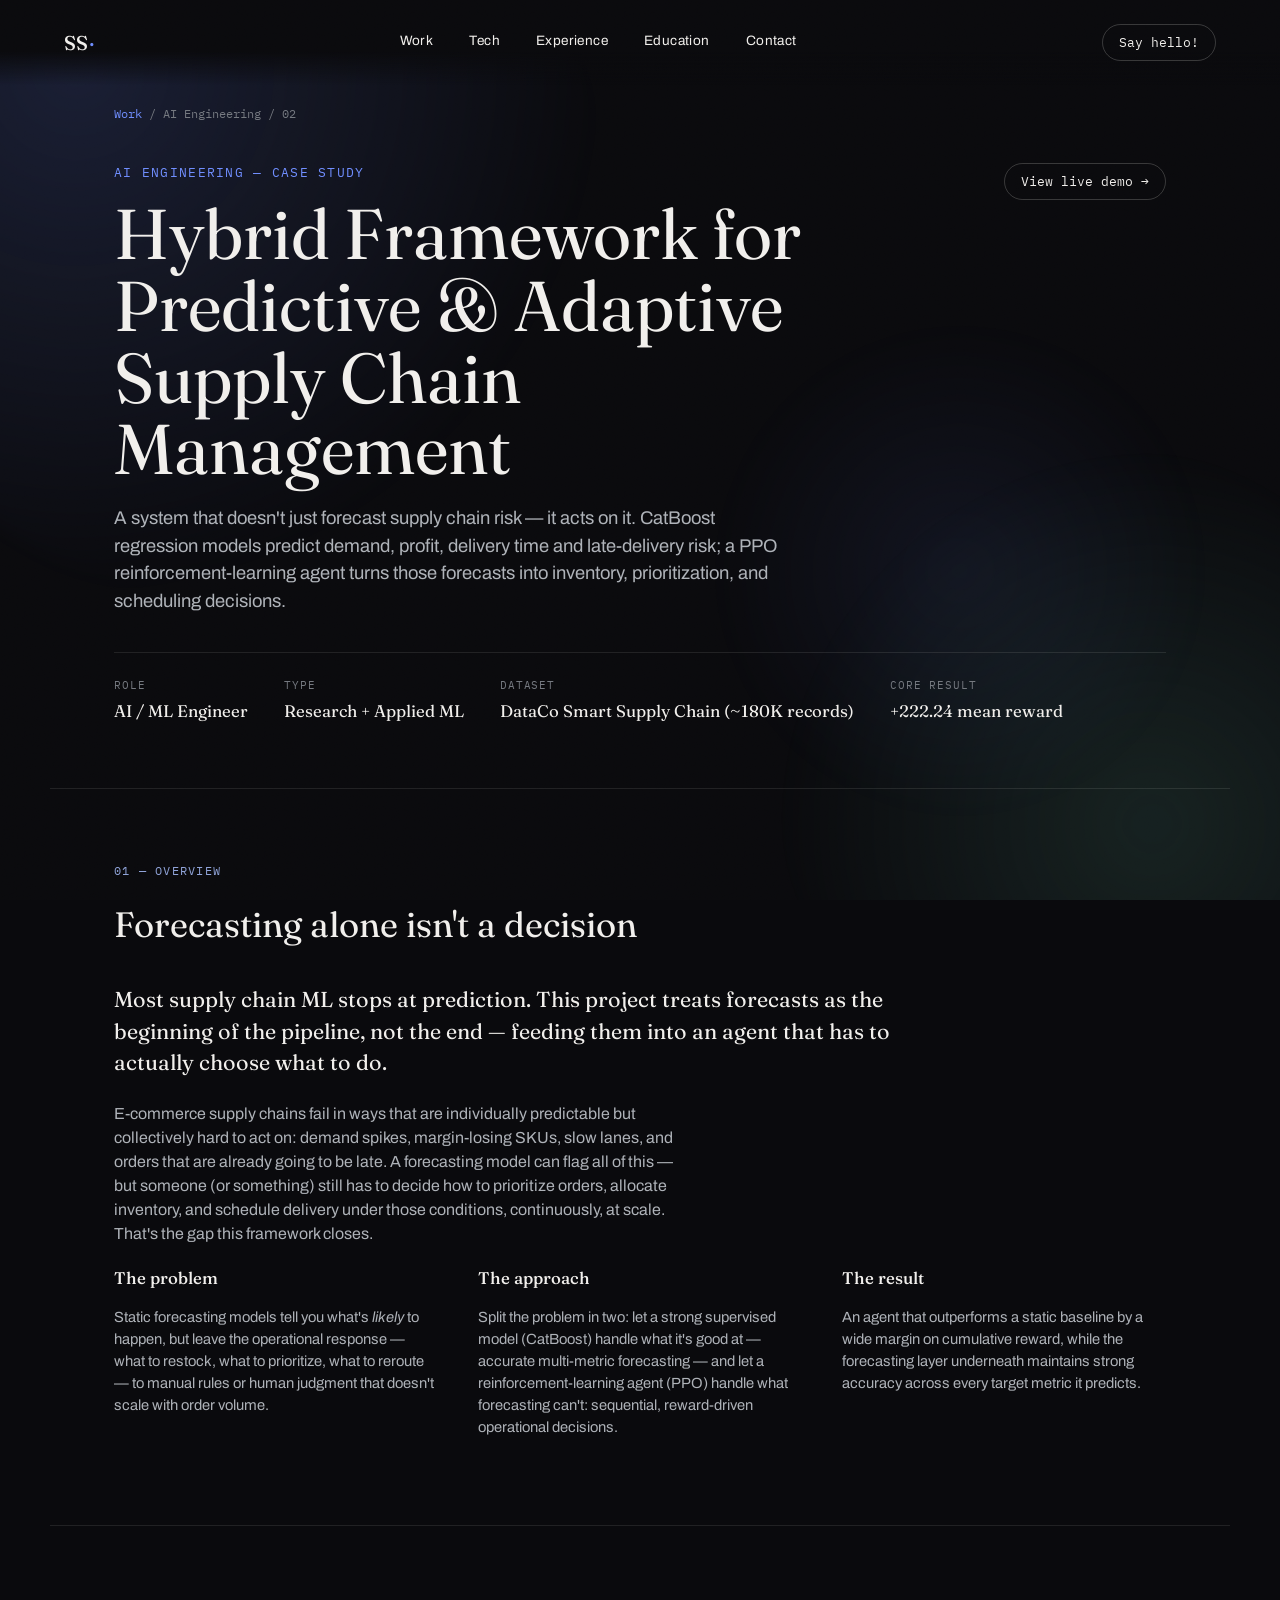
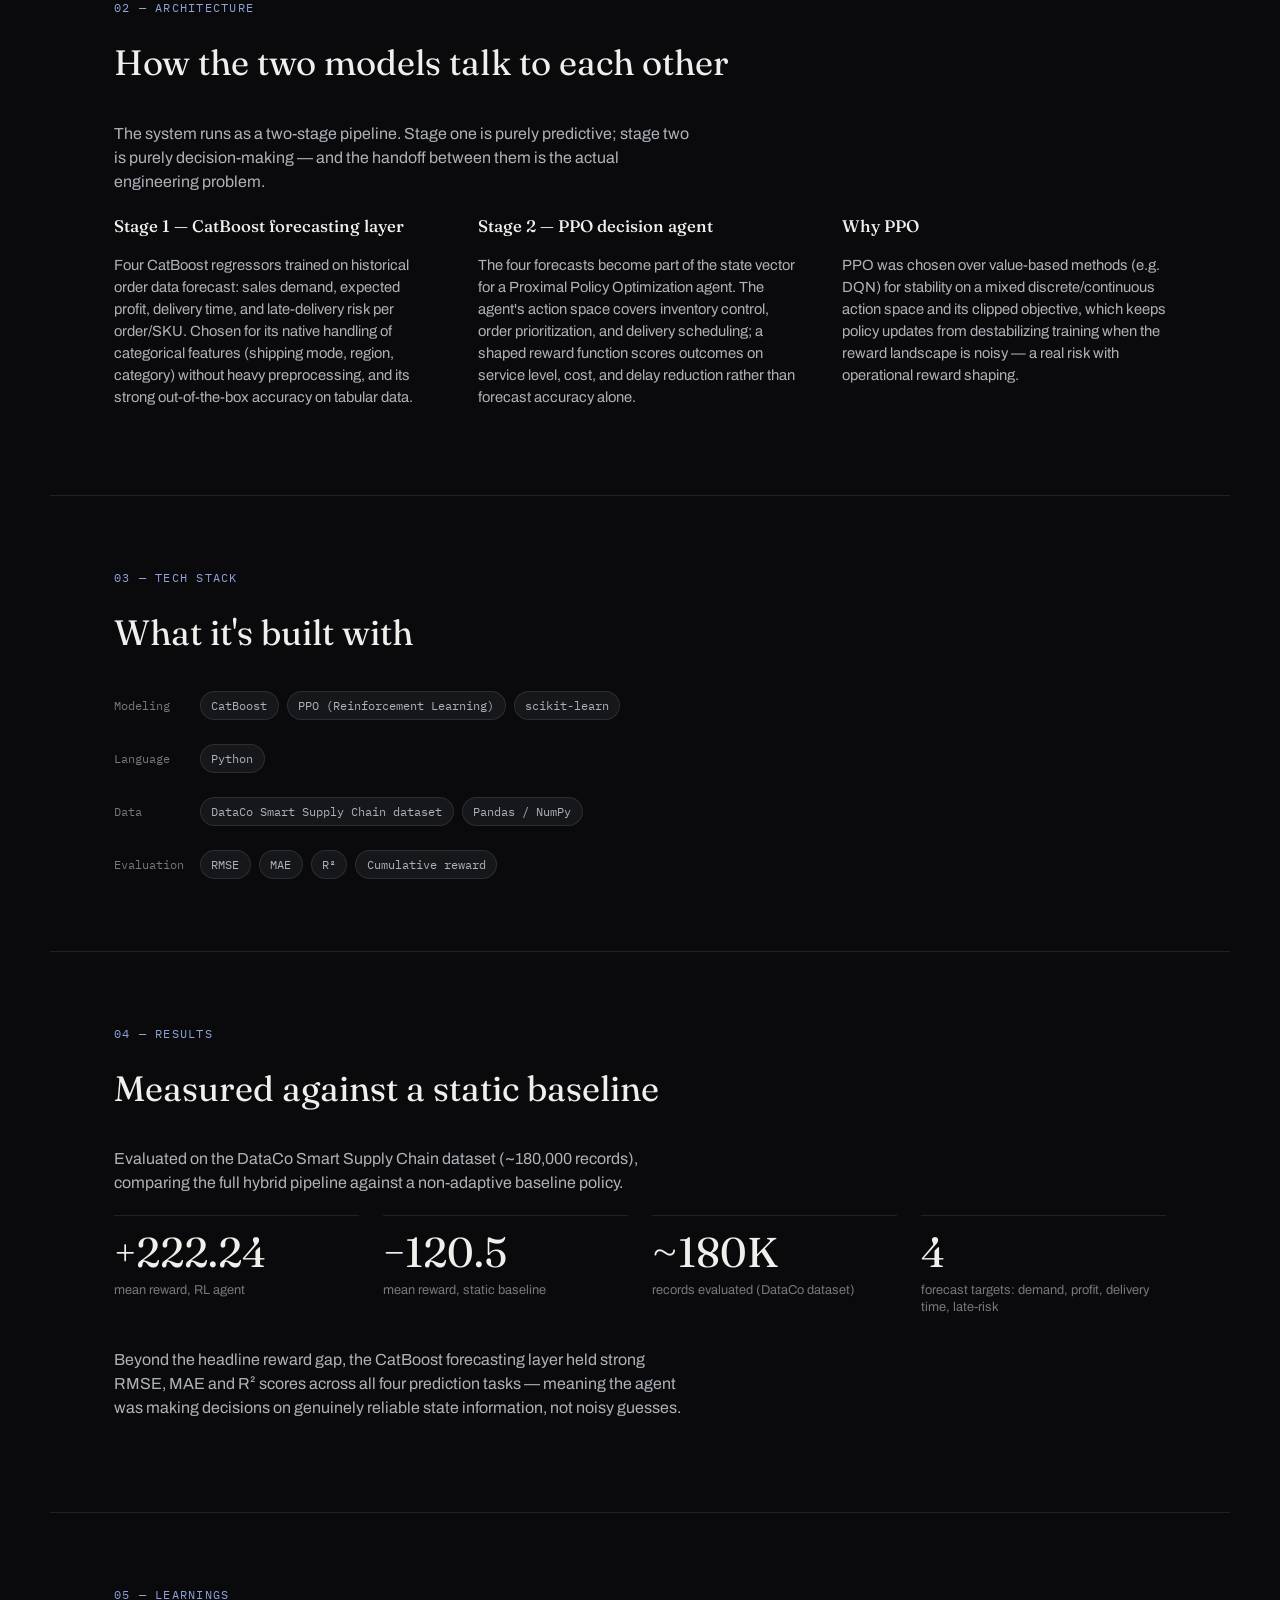
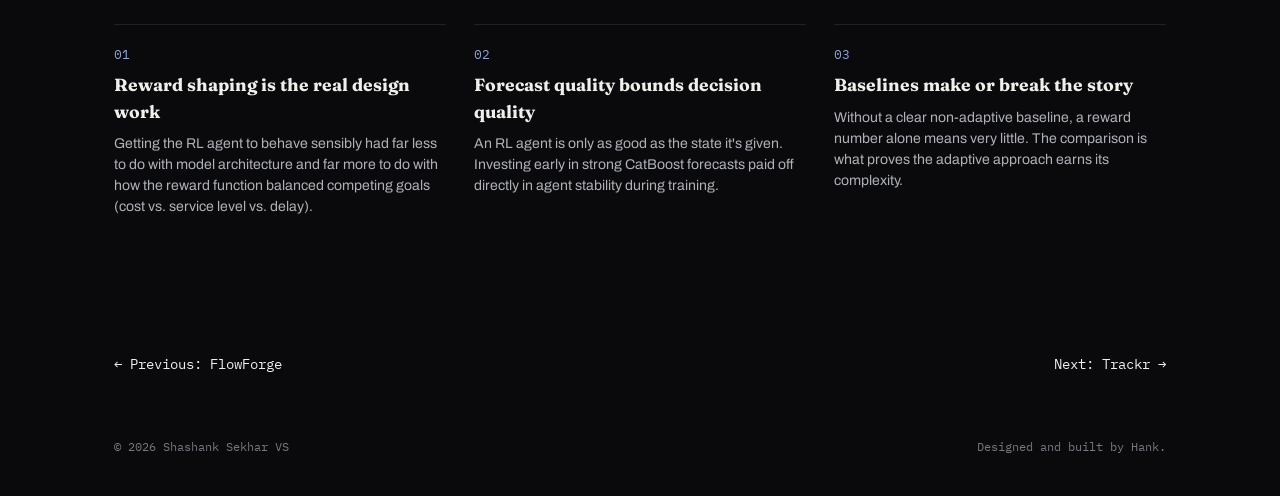
<file: projects/supply-chain-ai.html>
<!DOCTYPE html>
<html lang="en">
<head>
<meta charset="UTF-8">
<meta name="viewport" content="width=device-width, initial-scale=1.0">
<title>Hybrid Framework for Supply Chain Management — Shashank Sekhar VS</title>
<meta name="description" content="CatBoost + PPO reinforcement learning system for predictive and adaptive e-commerce supply chain management.">
<link rel="preconnect" href="https://fonts.googleapis.com">
<link rel="preconnect" href="https://fonts.gstatic.com" crossorigin>
<link href="https://fonts.googleapis.com/css2?family=Fraunces:ital,opsz,wght@0,9..144,300;0,9..144,400;0,9..144,500;0,9..144,600;1,9..144,400;1,9..144,500&family=Archivo:wght@400;500;600;700&family=IBM+Plex+Mono:wght@400;500&display=swap" rel="stylesheet">
<link rel="icon" type="image/svg+xml" href="../assets/favicon.svg">
<link rel="stylesheet" href="../css/style.css">
</head>
<body>

<div class="grain"></div>
<div class="bg-fx" aria-hidden="true">
  <div class="bg-blob bg-blob-1"></div>
  <div class="bg-blob bg-blob-2"></div>
  <div class="bg-blob bg-blob-3"></div>
</div>

<header class="site-header">
  <a href="../index.html" class="mark">SS<span class="mark-dot">·</span></a>
  <nav class="nav">
    <a href="../index.html#work">Work</a>
    <a href="../index.html#tech">Tech</a>
    <a href="../index.html#experience">Experience</a>
    <a href="../index.html#education">Education</a>
    <a href="../index.html#contact">Contact</a>
  </nav>
  <a href="mailto:vsshashank08@gmail.com" class="nav-cta">Say hello!</a>
  <button class="nav-toggle" aria-label="Open menu" aria-expanded="false">
    <span></span><span></span><span></span>
  </button>
</header>

<div class="mobile-nav">
  <nav>
    <a href="../index.html#work">Work</a>
    <a href="../index.html#tech">Tech</a>
    <a href="../index.html#experience">Experience</a>
    <a href="../index.html#education">Education</a>
    <a href="../index.html#contact">Contact</a>
  </nav>
  <a href="mailto:vsshashank08@gmail.com" class="btn btn-primary">Say hello!</a>
</div>

<main>
  <p class="breadcrumb" data-reveal><a href="../index.html#work">Work</a> / AI Engineering / 02</p>

  <section class="proj-hero">
    <a href="https://hank0811.github.io/SupplySense" target="_blank" rel="noopener" class="nav-cta hero-demo-link" data-reveal>View live demo →</a>
    <p class="proj-kicker" data-reveal>AI Engineering — Case Study</p>
    <h1 class="proj-title" data-reveal>Hybrid Framework for Predictive &amp; Adaptive Supply Chain Management</h1>
    <p class="proj-dek" data-reveal>
      A system that doesn't just forecast supply chain risk — it acts on it. CatBoost regression
      models predict demand, profit, delivery time and late-delivery risk; a PPO reinforcement-learning
      agent turns those forecasts into inventory, prioritization, and scheduling decisions.
    </p>
    <div class="meta-row" data-reveal>
      <div class="meta-item"><span class="meta-label">Role</span><span class="meta-value">AI / ML Engineer</span></div>
      <div class="meta-item"><span class="meta-label">Type</span><span class="meta-value">Research + Applied ML</span></div>
      <div class="meta-item"><span class="meta-label">Dataset</span><span class="meta-value">DataCo Smart Supply Chain (~180K records)</span></div>
      <div class="meta-item"><span class="meta-label">Core Result</span><span class="meta-value">+222.24 mean reward</span></div>
    </div>
  </section>

  <section class="proj-section">
    <p class="section-label">01 — Overview</p>
    <h2 class="proj-section-head" data-reveal>Forecasting alone isn't a decision</h2>
    <p class="proj-lede" data-reveal>
      Most supply chain ML stops at prediction. This project treats forecasts as the beginning of
      the pipeline, not the end — feeding them into an agent that has to actually choose what to do.
    </p>
    <p class="proj-body" data-reveal>
      E-commerce supply chains fail in ways that are individually predictable but collectively hard
      to act on: demand spikes, margin-losing SKUs, slow lanes, and orders that are already going to
      be late. A forecasting model can flag all of this — but someone (or something) still has to
      decide how to prioritize orders, allocate inventory, and schedule delivery under those
      conditions, continuously, at scale. That's the gap this framework closes.
    </p>
    <div class="proj-cols" data-reveal>
      <div class="proj-col">
        <h4>The problem</h4>
        <p>Static forecasting models tell you what's <em>likely</em> to happen, but leave the
        operational response — what to restock, what to prioritize, what to reroute — to manual
        rules or human judgment that doesn't scale with order volume.</p>
      </div>
      <div class="proj-col">
        <h4>The approach</h4>
        <p>Split the problem in two: let a strong supervised model (CatBoost) handle what it's
        good at — accurate multi-metric forecasting — and let a reinforcement-learning agent
        (PPO) handle what forecasting can't: sequential, reward-driven operational decisions.</p>
      </div>
      <div class="proj-col">
        <h4>The result</h4>
        <p>An agent that outperforms a static baseline by a wide margin on cumulative reward,
        while the forecasting layer underneath maintains strong accuracy across every target
        metric it predicts.</p>
      </div>
    </div>
  </section>

  <section class="proj-section">
    <p class="section-label">02 — Architecture</p>
    <h2 class="proj-section-head" data-reveal>How the two models talk to each other</h2>
    <p class="proj-body" data-reveal>
      The system runs as a two-stage pipeline. Stage one is purely predictive; stage two is purely
      decision-making — and the handoff between them is the actual engineering problem.
    </p>
    <div class="proj-cols" data-reveal>
      <div class="proj-col">
        <h4>Stage 1 — CatBoost forecasting layer</h4>
        <p>Four CatBoost regressors trained on historical order data forecast: sales demand,
        expected profit, delivery time, and late-delivery risk per order/SKU. Chosen for its
        native handling of categorical features (shipping mode, region, category) without
        heavy preprocessing, and its strong out-of-the-box accuracy on tabular data.</p>
      </div>
      <div class="proj-col">
        <h4>Stage 2 — PPO decision agent</h4>
        <p>The four forecasts become part of the state vector for a Proximal Policy Optimization
        agent. The agent's action space covers inventory control, order prioritization, and
        delivery scheduling; a shaped reward function scores outcomes on service level, cost,
        and delay reduction rather than forecast accuracy alone.</p>
      </div>
      <div class="proj-col">
        <h4>Why PPO</h4>
        <p>PPO was chosen over value-based methods (e.g. DQN) for stability on a mixed
        discrete/continuous action space and its clipped objective, which keeps policy updates
        from destabilizing training when the reward landscape is noisy — a real risk with
        operational reward shaping.</p>
      </div>
    </div>
  </section>

  <section class="proj-section">
    <p class="section-label">03 — Tech Stack</p>
    <h2 class="proj-section-head" data-reveal>What it's built with</h2>
    <div class="stack-groups" data-reveal>
      <div class="skill-group">
        <span class="skill-cat">Modeling</span>
        <div class="tags"><span>CatBoost</span><span>PPO (Reinforcement Learning)</span><span>scikit-learn</span></div>
      </div>
      <div class="skill-group">
        <span class="skill-cat">Language</span>
        <div class="tags"><span>Python</span></div>
      </div>
      <div class="skill-group">
        <span class="skill-cat">Data</span>
        <div class="tags"><span>DataCo Smart Supply Chain dataset</span><span>Pandas / NumPy</span></div>
      </div>
      <div class="skill-group">
        <span class="skill-cat">Evaluation</span>
        <div class="tags"><span>RMSE</span><span>MAE</span><span>R²</span><span>Cumulative reward</span></div>
      </div>
    </div>
  </section>

  <section class="proj-section">
    <p class="section-label">04 — Results</p>
    <h2 class="proj-section-head" data-reveal>Measured against a static baseline</h2>
    <p class="proj-body" data-reveal>
      Evaluated on the DataCo Smart Supply Chain dataset (~180,000 records), comparing the full
      hybrid pipeline against a non-adaptive baseline policy.
    </p>
    <div class="stat-grid" data-reveal>
      <div class="stat">
        <span class="stat-num">+222.24</span>
        <span class="stat-label">mean reward, RL agent</span>
      </div>
      <div class="stat">
        <span class="stat-num">&minus;120.5</span>
        <span class="stat-label">mean reward, static baseline</span>
      </div>
      <div class="stat">
        <span class="stat-num">~180K</span>
        <span class="stat-label">records evaluated (DataCo dataset)</span>
      </div>
      <div class="stat">
        <span class="stat-num">4</span>
        <span class="stat-label">forecast targets: demand, profit, delivery time, late-risk</span>
      </div>
    </div>
    <p class="proj-body" style="margin-top:2rem" data-reveal>
      Beyond the headline reward gap, the CatBoost forecasting layer held strong RMSE, MAE and R²
      scores across all four prediction tasks — meaning the agent was making decisions on
      genuinely reliable state information, not noisy guesses.
    </p>
  </section>

  <section class="proj-section">
    <p class="section-label">05 — Learnings</p>
    <div class="numbered-grid" data-reveal>
      <div class="numbered-card">
        <span class="num">01</span>
        <h4>Reward shaping is the real design work</h4>
        <p>Getting the RL agent to behave sensibly had far less to do with model architecture
        and far more to do with how the reward function balanced competing goals (cost vs.
        service level vs. delay).</p>
      </div>
      <div class="numbered-card">
        <span class="num">02</span>
        <h4>Forecast quality bounds decision quality</h4>
        <p>An RL agent is only as good as the state it's given. Investing early in strong
        CatBoost forecasts paid off directly in agent stability during training.</p>
      </div>
      <div class="numbered-card">
        <span class="num">03</span>
        <h4>Baselines make or break the story</h4>
        <p>Without a clear non-adaptive baseline, a reward number alone means very little. The
        comparison is what proves the adaptive approach earns its complexity.</p>
      </div>
    </div>
  </section>

  <nav class="proj-nav" data-reveal>
    <a href="flowforge.html">← Previous: FlowForge</a>
    <a href="trackr.html">Next: Trackr →</a>
  </nav>
</main>

<footer class="site-footer">
  <span>© <span id="year"></span> Shashank Sekhar VS</span>
  <span>Designed and built by Hank.</span>
</footer>

<script src="../js/script.js"></script>
</body>
</html>
</file>
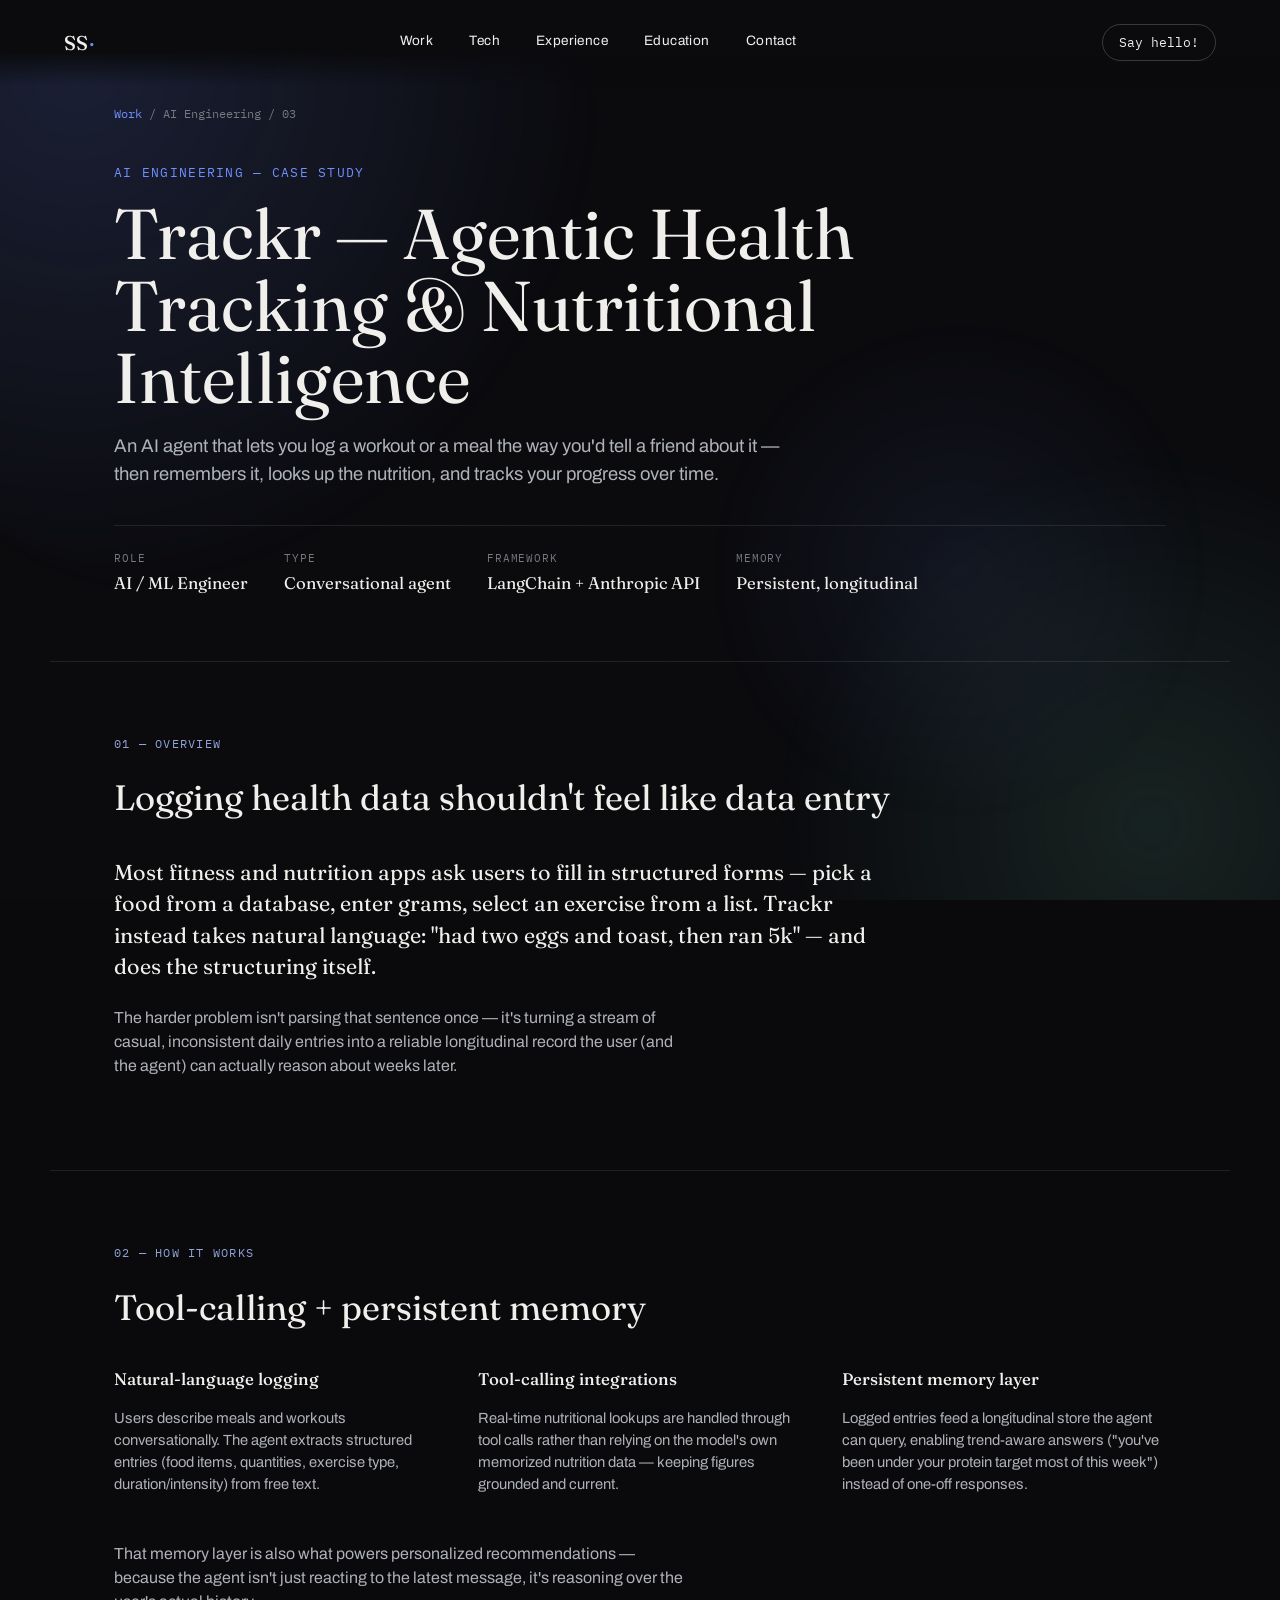
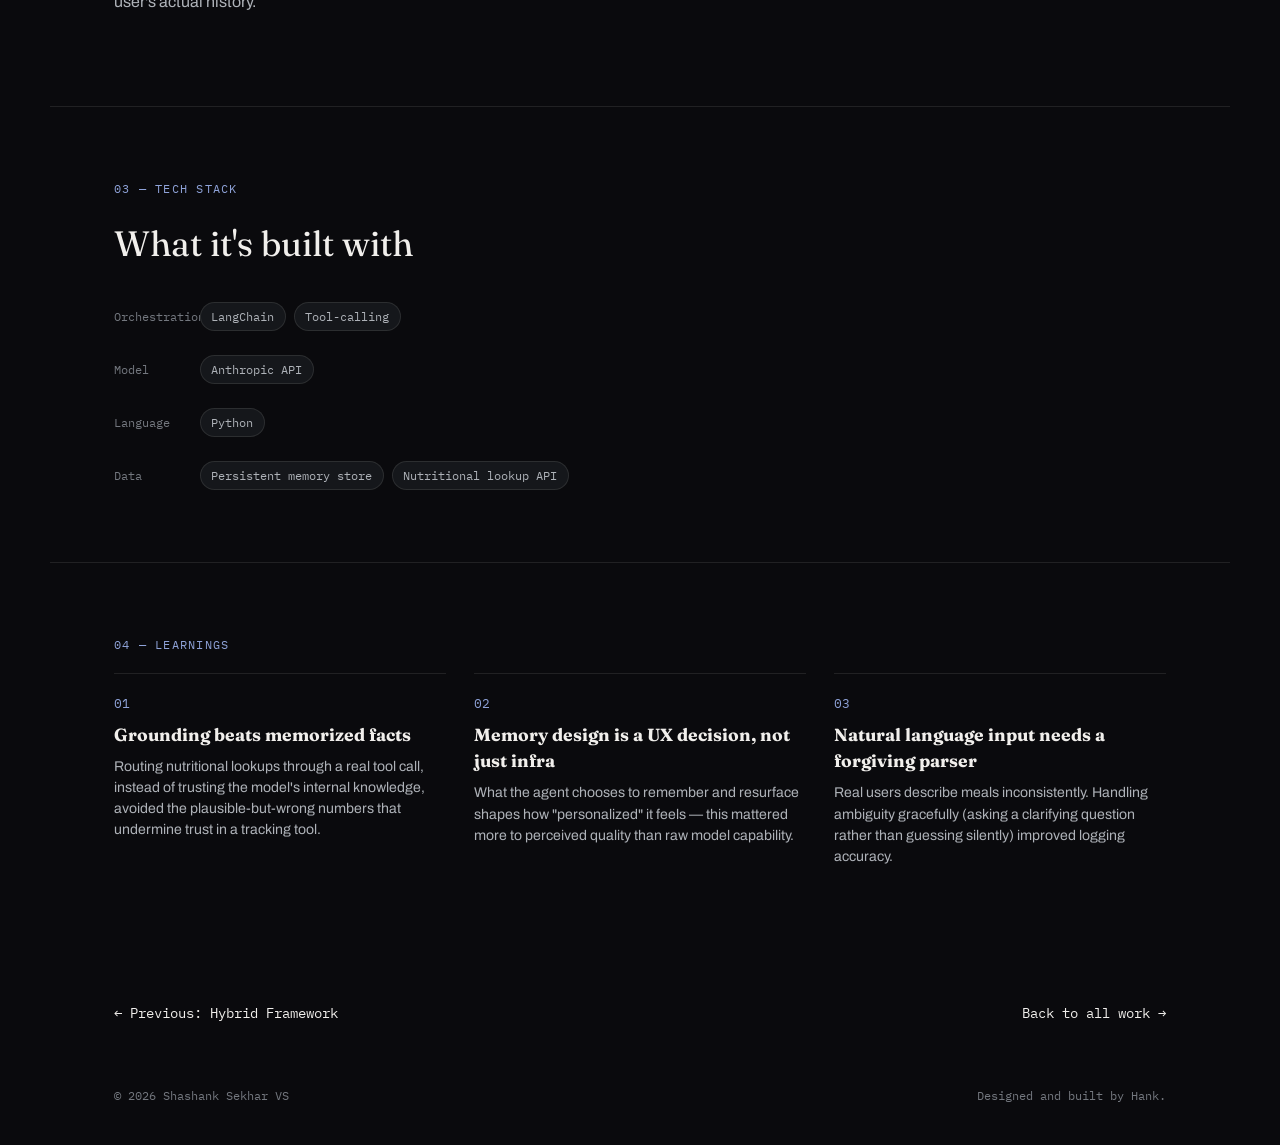
<file: projects/trackr.html>
<!DOCTYPE html>
<html lang="en">
<head>
<meta charset="UTF-8">
<meta name="viewport" content="width=device-width, initial-scale=1.0">
<title>Trackr — Agentic Health Tracking & Nutritional Intelligence — Shashank Sekhar VS</title>
<meta name="description" content="An AI agent built on LangChain and the Anthropic API for natural-language workout and meal logging with persistent memory.">
<link rel="preconnect" href="https://fonts.googleapis.com">
<link rel="preconnect" href="https://fonts.gstatic.com" crossorigin>
<link href="https://fonts.googleapis.com/css2?family=Fraunces:ital,opsz,wght@0,9..144,300;0,9..144,400;0,9..144,500;0,9..144,600;1,9..144,400;1,9..144,500&family=Archivo:wght@400;500;600;700&family=IBM+Plex+Mono:wght@400;500&display=swap" rel="stylesheet">
<link rel="icon" type="image/svg+xml" href="../assets/favicon.svg">
<link rel="stylesheet" href="../css/style.css">
</head>
<body>

<div class="grain"></div>
<div class="bg-fx" aria-hidden="true">
  <div class="bg-blob bg-blob-1"></div>
  <div class="bg-blob bg-blob-2"></div>
  <div class="bg-blob bg-blob-3"></div>
</div>

<header class="site-header">
  <a href="../index.html" class="mark">SS<span class="mark-dot">·</span></a>
  <nav class="nav">
    <a href="../index.html#work">Work</a>
    <a href="../index.html#tech">Tech</a>
    <a href="../index.html#experience">Experience</a>
    <a href="../index.html#education">Education</a>
    <a href="../index.html#contact">Contact</a>
  </nav>
  <a href="mailto:vsshashank08@gmail.com" class="nav-cta">Say hello!</a>
  <button class="nav-toggle" aria-label="Open menu" aria-expanded="false">
    <span></span><span></span><span></span>
  </button>
</header>

<div class="mobile-nav">
  <nav>
    <a href="../index.html#work">Work</a>
    <a href="../index.html#tech">Tech</a>
    <a href="../index.html#experience">Experience</a>
    <a href="../index.html#education">Education</a>
    <a href="../index.html#contact">Contact</a>
  </nav>
  <a href="mailto:vsshashank08@gmail.com" class="btn btn-primary">Say hello!</a>
</div>

<main>
  <p class="breadcrumb" data-reveal><a href="../index.html#work">Work</a> / AI Engineering / 03</p>

  <section class="proj-hero">
    <p class="proj-kicker" data-reveal>AI Engineering — Case Study</p>
    <h1 class="proj-title" data-reveal>Trackr — Agentic Health Tracking &amp; Nutritional Intelligence</h1>
    <p class="proj-dek" data-reveal>
      An AI agent that lets you log a workout or a meal the way you'd tell a friend about it —
      then remembers it, looks up the nutrition, and tracks your progress over time.
    </p>
    <div class="meta-row" data-reveal>
      <div class="meta-item"><span class="meta-label">Role</span><span class="meta-value">AI / ML Engineer</span></div>
      <div class="meta-item"><span class="meta-label">Type</span><span class="meta-value">Conversational agent</span></div>
      <div class="meta-item"><span class="meta-label">Framework</span><span class="meta-value">LangChain + Anthropic API</span></div>
      <div class="meta-item"><span class="meta-label">Memory</span><span class="meta-value">Persistent, longitudinal</span></div>
    </div>
  </section>

  <section class="proj-section">
    <p class="section-label">01 — Overview</p>
    <h2 class="proj-section-head" data-reveal>Logging health data shouldn't feel like data entry</h2>
    <p class="proj-lede" data-reveal>
      Most fitness and nutrition apps ask users to fill in structured forms — pick a food from a
      database, enter grams, select an exercise from a list. Trackr instead takes natural
      language: "had two eggs and toast, then ran 5k" — and does the structuring itself.
    </p>
    <p class="proj-body" data-reveal>
      The harder problem isn't parsing that sentence once — it's turning a stream of casual,
      inconsistent daily entries into a reliable longitudinal record the user (and the agent)
      can actually reason about weeks later.
    </p>
  </section>

  <section class="proj-section">
    <p class="section-label">02 — How it works</p>
    <h2 class="proj-section-head" data-reveal>Tool-calling + persistent memory</h2>
    <div class="proj-cols" data-reveal>
      <div class="proj-col">
        <h4>Natural-language logging</h4>
        <p>Users describe meals and workouts conversationally. The agent extracts structured
        entries (food items, quantities, exercise type, duration/intensity) from free text.</p>
      </div>
      <div class="proj-col">
        <h4>Tool-calling integrations</h4>
        <p>Real-time nutritional lookups are handled through tool calls rather than relying on
        the model's own memorized nutrition data — keeping figures grounded and current.</p>
      </div>
      <div class="proj-col">
        <h4>Persistent memory layer</h4>
        <p>Logged entries feed a longitudinal store the agent can query, enabling trend-aware
        answers ("you've been under your protein target most of this week") instead of
        one-off responses.</p>
      </div>
    </div>
    <p class="proj-body" style="margin-top:2rem" data-reveal>
      That memory layer is also what powers personalized recommendations — because the agent
      isn't just reacting to the latest message, it's reasoning over the user's actual history.
    </p>
  </section>

  <section class="proj-section">
    <p class="section-label">03 — Tech Stack</p>
    <h2 class="proj-section-head" data-reveal>What it's built with</h2>
    <div class="stack-groups" data-reveal>
      <div class="skill-group">
        <span class="skill-cat">Orchestration</span>
        <div class="tags"><span>LangChain</span><span>Tool-calling</span></div>
      </div>
      <div class="skill-group">
        <span class="skill-cat">Model</span>
        <div class="tags"><span>Anthropic API</span></div>
      </div>
      <div class="skill-group">
        <span class="skill-cat">Language</span>
        <div class="tags"><span>Python</span></div>
      </div>
      <div class="skill-group">
        <span class="skill-cat">Data</span>
        <div class="tags"><span>Persistent memory store</span><span>Nutritional lookup API</span></div>
      </div>
    </div>
  </section>

  <section class="proj-section">
    <p class="section-label">04 — Learnings</p>
    <div class="numbered-grid" data-reveal>
      <div class="numbered-card">
        <span class="num">01</span>
        <h4>Grounding beats memorized facts</h4>
        <p>Routing nutritional lookups through a real tool call, instead of trusting the model's
        internal knowledge, avoided the plausible-but-wrong numbers that undermine trust in a
        tracking tool.</p>
      </div>
      <div class="numbered-card">
        <span class="num">02</span>
        <h4>Memory design is a UX decision, not just infra</h4>
        <p>What the agent chooses to remember and resurface shapes how "personalized" it feels —
        this mattered more to perceived quality than raw model capability.</p>
      </div>
      <div class="numbered-card">
        <span class="num">03</span>
        <h4>Natural language input needs a forgiving parser</h4>
        <p>Real users describe meals inconsistently. Handling ambiguity gracefully (asking a
        clarifying question rather than guessing silently) improved logging accuracy.</p>
      </div>
    </div>
  </section>

  <nav class="proj-nav" data-reveal>
    <a href="supply-chain-ai.html">← Previous: Hybrid Framework</a>
    <a href="../index.html#work">Back to all work →</a>
  </nav>
</main>

<footer class="site-footer">
  <span>© <span id="year"></span> Shashank Sekhar VS</span>
  <span>Designed and built by Hank.</span>
</footer>

<script src="../js/script.js"></script>
</body>
</html>
</file>
<file: css/style.css>
/* ============================================
   Shashank Sekhar VS — Portfolio
   Editorial / refined-luxury aesthetic
   ============================================ */

:root {
  --bg: #0a0a0d;
  --bg-alt: #15171b;
  --bg-raised: #1b1e23;
  --ink: #f1efec;
  --ink-soft: #aeb2b8;
  --ink-faint: #74787f;
  --accent: #6f8dff;
  --accent-soft: #8fa3d9;
  --accent-2: #7fe6c8;
  --line: rgba(241, 239, 236, 0.1);
  --line-strong: rgba(241, 239, 236, 0.2);
  --paper-shadow: rgba(0, 0, 0, 0.55);

  --font-display: "Fraunces", serif;
  --font-body: "Archivo", sans-serif;
  --font-mono: "IBM Plex Mono", monospace;

  --container: 1180px;
  --gutter: clamp(1.5rem, 5vw, 4rem);

  /* motion tokens */
  --ease-out: cubic-bezier(0.23, 1, 0.32, 1);
  --ease-in-out: cubic-bezier(0.77, 0, 0.175, 1);
  --ease-standard: cubic-bezier(0.4, 0, 0.2, 1);
  --dur-fast: 160ms;
  --dur-base: 220ms;
  --dur-slow: 500ms;
}

* { box-sizing: border-box; }

html {
  scroll-behavior: smooth;
}

body {
  margin: 0;
  background: var(--bg);
  color: var(--ink);
  font-family: var(--font-body);
  font-size: 16px;
  line-height: 1.5;
  -webkit-font-smoothing: antialiased;
  overflow-x: hidden;
}

::selection {
  background: var(--accent);
  color: var(--bg);
}

a { color: inherit; text-decoration: none; }

/* focus states — keyboard accessibility */
a:focus-visible,
button:focus-visible,
.tab:focus-visible {
  outline: 2px solid var(--accent);
  outline-offset: 3px;
  border-radius: 2px;
}
a:focus:not(:focus-visible),
button:focus:not(:focus-visible) {
  outline: none;
}

/* press feedback — every interactive element should feel touched */
.btn,
.nav-cta,
.tab,
.entry-link,
.dock-item,
.mark {
  transition: transform var(--dur-fast) var(--ease-out), background var(--dur-base) var(--ease-standard),
    color var(--dur-base) var(--ease-standard), border-color var(--dur-base) var(--ease-standard);
}
.btn:active,
.nav-cta:active {
  transform: scale(0.96);
}
.entry-link:active,
.dock-item:active {
  transform: scale(0.98);
}
.mark:active {
  transform: scale(0.94);
}

/* subtle grain overlay for texture */
.grain {
  position: fixed;
  inset: 0;
  pointer-events: none;
  z-index: 999;
  opacity: 0.05;
  mix-blend-mode: overlay;
  background-image: url("data:image/svg+xml,%3Csvg xmlns='http://www.w3.org/2000/svg' width='120' height='120'%3E%3Cfilter id='n'%3E%3CfeTurbulence type='fractalNoise' baseFrequency='0.9' numOctaves='2' stitchTiles='stitch'/%3E%3C/filter%3E%3Crect width='100%25' height='100%25' filter='url(%23n)'/%3E%3C/svg%3E");
}

/* ---------- animated background field ---------- */
.bg-fx {
  position: fixed;
  inset: 0;
  z-index: 0;
  overflow: hidden;
  pointer-events: none;
}
.bg-blob {
  position: absolute;
  border-radius: 50%;
  filter: blur(10px);
  opacity: 0.5;
  will-change: transform;
}
.bg-blob-1 {
  width: 60vw;
  height: 60vw;
  max-width: 780px;
  max-height: 780px;
  top: -18%;
  left: -12%;
  background: radial-gradient(circle at 30% 30%, rgba(111, 141, 255, 0.32), rgba(111, 141, 255, 0) 70%);
  animation: driftA 34s var(--ease-in-out) infinite alternate;
}
.bg-blob-2 {
  width: 50vw;
  height: 50vw;
  max-width: 640px;
  max-height: 640px;
  bottom: -20%;
  right: -10%;
  background: radial-gradient(circle at 60% 60%, rgba(127, 230, 200, 0.22), rgba(127, 230, 200, 0) 70%);
  animation: driftB 40s var(--ease-in-out) infinite alternate;
}
.bg-blob-3 {
  width: 40vw;
  height: 40vw;
  max-width: 520px;
  max-height: 520px;
  top: 35%;
  left: 55%;
  background: radial-gradient(circle at 50% 50%, rgba(111, 141, 255, 0.16), rgba(111, 141, 255, 0) 70%);
  animation: driftC 46s var(--ease-in-out) infinite alternate;
}
@keyframes driftA {
  from { transform: translate(0, 0) scale(1); }
  to { transform: translate(6vw, 8vh) scale(1.12); }
}
@keyframes driftB {
  from { transform: translate(0, 0) scale(1); }
  to { transform: translate(-7vw, -6vh) scale(1.08); }
}
@keyframes driftC {
  from { transform: translate(0, 0) scale(1); }
  to { transform: translate(-4vw, 6vh) scale(1.15); }
}
@media (prefers-reduced-motion: reduce) {
  .bg-blob { animation: none; }
}

.site-header,
main,
.site-footer {
  position: relative;
  z-index: 1;
}

/* ---------- header ---------- */
.site-header {
  position: fixed;
  top: 0; left: 0; right: 0;
  z-index: 100;
  display: flex;
  align-items: center;
  justify-content: space-between;
  padding: 1.5rem var(--gutter);
  background: linear-gradient(to bottom, var(--bg) 60%, transparent);
}

.mark {
  font-family: var(--font-display);
  font-weight: 500;
  font-size: 1.25rem;
  letter-spacing: 0.02em;
}
.mark-dot { color: var(--accent); }

.nav {
  display: flex;
  gap: 2.25rem;
  font-size: 0.85rem;
  letter-spacing: 0.03em;
}
.nav a {
  position: relative;
  padding-bottom: 2px;
}
.nav a::after {
  content: "";
  position: absolute;
  left: 0; bottom: 0;
  width: 0%;
  height: 1px;
  background: var(--accent);
  transition: width var(--dur-base) var(--ease-out);
}
.nav a:hover::after { width: 100%; }

.nav-cta {
  font-size: 0.8rem;
  font-family: var(--font-mono);
  border: 1px solid var(--line-strong);
  padding: 0.5rem 1rem;
  border-radius: 100px;
  transition: background 0.3s ease, color 0.3s ease, border-color 0.3s ease;
}
.nav-cta:hover {
  background: var(--ink);
  color: var(--bg);
  border-color: var(--ink);
}

.nav-toggle {
  display: none;
  flex-direction: column;
  align-items: center;
  justify-content: center;
  gap: 4px;
  width: 42px;
  height: 42px;
  padding: 0;
  border: 1px solid var(--line-strong);
  border-radius: 50%;
  background: transparent;
  cursor: pointer;
}
.nav-toggle span {
  display: block;
  width: 16px;
  height: 1.5px;
  background: var(--ink);
  border-radius: 1px;
  transition: transform var(--dur-base) var(--ease-out), opacity var(--dur-base) var(--ease-out);
}
.nav-toggle.open span:nth-child(1) { transform: translateY(5.5px) rotate(45deg); }
.nav-toggle.open span:nth-child(2) { opacity: 0; }
.nav-toggle.open span:nth-child(3) { transform: translateY(-5.5px) rotate(-45deg); }

.mobile-nav {
  position: fixed;
  inset: 0;
  z-index: 90;
  display: flex;
  flex-direction: column;
  align-items: flex-start;
  justify-content: center;
  gap: 2.5rem;
  padding: 6rem var(--gutter) 4rem;
  background: var(--bg);
  transform: translateY(-8%);
  opacity: 0;
  visibility: hidden;
  transition: transform var(--dur-slow) var(--ease-out), opacity var(--dur-base) var(--ease-standard),
    visibility 0s linear var(--dur-slow);
}
.mobile-nav.open {
  transform: translateY(0);
  opacity: 1;
  visibility: visible;
  transition: transform var(--dur-slow) var(--ease-out), opacity var(--dur-base) var(--ease-standard), visibility 0s;
}
.mobile-nav nav {
  display: flex;
  flex-direction: column;
  gap: 1.5rem;
}
.mobile-nav nav a {
  font-family: var(--font-display);
  font-size: clamp(1.8rem, 8vw, 2.4rem);
  color: var(--ink);
}
.mobile-nav nav a:hover { color: var(--accent); }

@media (max-width: 720px) {
  .nav { display: none; }
  .nav-toggle { display: flex; }
}
@media (min-width: 721px) {
  .mobile-nav { display: none; }
}

/* ---------- reveal on scroll ---------- */
[data-reveal] {
  opacity: 0;
  transform: translateY(16px);
  transition: opacity var(--dur-slow) var(--ease-out), transform var(--dur-slow) var(--ease-out);
}
[data-reveal].is-visible {
  opacity: 1;
  transform: translateY(0);
}

/* stagger hero children on load */
.hero > [data-reveal]:nth-of-type(1) { transition-delay: 0ms; }
.hero > [data-reveal]:nth-of-type(2) { transition-delay: 70ms; }
.hero > [data-reveal]:nth-of-type(3) { transition-delay: 140ms; }
.hero > [data-reveal]:nth-of-type(4) { transition-delay: 210ms; }
.hero > [data-reveal]:nth-of-type(5) { transition-delay: 280ms; }

/* ---------- staggered group reveals ---------- */
/* children fade/rise individually once their shared container becomes visible */
.stat-grid > .stat,
.about-stats > .stat,
.persona-grid > .persona-card,
.numbered-grid > .numbered-card,
.proj-cols > .proj-col,
.swatch-row > .swatch,
.skill-groups > .skill-group,
.timeline > li,
.journey-table tbody tr {
  opacity: 0;
  transform: translateY(14px);
  transition: opacity var(--dur-slow) var(--ease-out), transform var(--dur-slow) var(--ease-out);
}
.stat-grid.is-visible > .stat,
.about-stats.is-visible > .stat,
.persona-grid.is-visible > .persona-card,
.numbered-grid.is-visible > .numbered-card,
.proj-cols.is-visible > .proj-col,
.swatch-row.is-visible > .swatch,
.skill-groups.is-visible > .skill-group,
.timeline.is-visible > li,
.journey-table-wrap.is-visible .journey-table tbody tr {
  opacity: 1;
  transform: translateY(0);
}
.stat-grid > .stat:nth-child(1), .about-stats > .stat:nth-child(1), .persona-grid > .persona-card:nth-child(1),
.numbered-grid > .numbered-card:nth-child(1), .proj-cols > .proj-col:nth-child(1), .swatch-row > .swatch:nth-child(1),
.skill-groups > .skill-group:nth-child(1), .timeline > li:nth-child(1), .journey-table tbody tr:nth-child(1) { transition-delay: 0ms; }
.stat-grid > .stat:nth-child(2), .about-stats > .stat:nth-child(2), .persona-grid > .persona-card:nth-child(2),
.numbered-grid > .numbered-card:nth-child(2), .proj-cols > .proj-col:nth-child(2), .swatch-row > .swatch:nth-child(2),
.skill-groups > .skill-group:nth-child(2), .timeline > li:nth-child(2), .journey-table tbody tr:nth-child(2) { transition-delay: 45ms; }
.stat-grid > .stat:nth-child(3), .about-stats > .stat:nth-child(3), .persona-grid > .persona-card:nth-child(3),
.numbered-grid > .numbered-card:nth-child(3), .proj-cols > .proj-col:nth-child(3), .swatch-row > .swatch:nth-child(3),
.skill-groups > .skill-group:nth-child(3), .timeline > li:nth-child(3), .journey-table tbody tr:nth-child(3) { transition-delay: 90ms; }
.stat-grid > .stat:nth-child(4), .swatch-row > .swatch:nth-child(4), .numbered-grid > .numbered-card:nth-child(4),
.journey-table tbody tr:nth-child(4) { transition-delay: 135ms; }
.stat-grid > .stat:nth-child(5), .swatch-row > .swatch:nth-child(5), .journey-table tbody tr:nth-child(5) { transition-delay: 180ms; }
.stat-grid > .stat:nth-child(6), .swatch-row > .swatch:nth-child(6), .journey-table tbody tr:nth-child(6) { transition-delay: 225ms; }

@media (prefers-reduced-motion: reduce) {
  *, *::before, *::after {
    animation-duration: 0.01ms !important;
    animation-iteration-count: 1 !important;
    transition-duration: 0.01ms !important;
    scroll-behavior: auto !important;
  }
  [data-reveal],
  .stat-grid > .stat, .about-stats > .stat, .persona-grid > .persona-card,
  .numbered-grid > .numbered-card, .proj-cols > .proj-col, .swatch-row > .swatch,
  .skill-groups > .skill-group, .timeline > li, .journey-table tbody tr {
    opacity: 1 !important;
    transform: none !important;
  }
}

/* ---------- hero ---------- */
.hero {
  position: relative;
  min-height: 100vh;
  display: flex;
  flex-direction: column;
  justify-content: center;
  padding: 8rem var(--gutter) 4rem;
  max-width: var(--container);
  margin: 0 auto;
}

.eyebrow {
  font-family: var(--font-mono);
  font-size: 0.8rem;
  letter-spacing: 0.12em;
  text-transform: uppercase;
  color: var(--accent);
  margin: 0 0 1.25rem;
}

.hero-name {
  font-family: var(--font-display);
  font-weight: 400;
  font-size: clamp(3.2rem, 9vw, 7.5rem);
  line-height: 0.95;
  letter-spacing: -0.01em;
  margin: 0 0 1.5rem;
}
.hero-name .italic {
  font-style: italic;
  font-weight: 300;
  color: var(--accent);
}

.hero-roles {
  display: flex;
  flex-wrap: wrap;
  gap: 0.6rem;
  font-family: var(--font-mono);
  font-size: clamp(0.85rem, 1.6vw, 1rem);
  color: var(--ink-soft);
  margin-bottom: 1.75rem;
}
.hero-roles .slash { color: var(--ink-faint); }

.hero-copy {
  max-width: 42ch;
  font-size: 1.1rem;
  color: var(--ink-soft);
  margin: 0 0 2.5rem;
}

.hero-actions {
  display: flex;
  gap: 1rem;
  flex-wrap: wrap;
}

.btn {
  display: inline-flex;
  align-items: center;
  gap: 0.4rem;
  padding: 0.9rem 1.6rem;
  border-radius: 100px;
  font-size: 0.9rem;
  font-weight: 600;
  transition: transform 0.25s ease, background 0.25s ease, color 0.25s ease, border-color .25s ease;
}
.btn-primary {
  background: var(--ink);
  color: var(--bg);
}
.btn-primary:hover {
  background: var(--accent);
  transform: translateY(-2px);
}
.btn-ghost {
  border: 1px solid var(--line-strong);
}
.btn-ghost:hover {
  border-color: var(--ink);
  transform: translateY(-2px);
}

.hero-figure {
  position: absolute;
  right: var(--gutter);
  top: 50%;
  color: var(--ink);
  opacity: 0.9;
  display: none;
  animation: heroFloat 7s ease-in-out infinite;
}
@media (min-width: 980px) {
  .hero-figure { display: block; }
}
@keyframes heroFloat {
  0%, 100% { transform: translateY(-50%); }
  50% { transform: translateY(calc(-50% - 12px)); }
}

/* animated neural-network hero visual */
.neural-viz {
  width: 340px;
  height: 340px;
  color: var(--accent);
  overflow: visible;
}
.neural-viz .diagram-group {
  transform-box: fill-box;
  transform-origin: 160px 160px;
  animation: neuralSpin 46s linear infinite;
}
.neural-viz .edge {
  stroke: var(--accent);
  stroke-width: 1;
  opacity: 0.14;
  fill: none;
}
.neural-viz .edge-active {
  stroke: var(--accent-2);
  stroke-width: 1.5;
  opacity: 0.75;
  fill: none;
  stroke-dasharray: 6 9;
  animation: signalFlow 2.8s linear infinite;
}
.neural-viz .node {
  fill: var(--accent);
  opacity: 0.8;
  transform-box: fill-box;
  transform-origin: center;
  animation: nodePulse 3.4s ease-in-out infinite;
}
.neural-viz .node-out {
  fill: var(--accent-2);
}
.neural-viz .ring {
  fill: none;
  stroke: var(--line-strong);
  stroke-width: 0.6;
}
.neural-viz .ring-dashed {
  stroke-dasharray: 3 7;
  stroke-width: 0.8;
  transform-box: fill-box;
  transform-origin: 160px 160px;
  animation: neuralSpinReverse 28s linear infinite;
}
@keyframes nodePulse {
  0%, 100% { transform: scale(1); opacity: 0.65; }
  50% { transform: scale(1.22); opacity: 1; }
}
@keyframes signalFlow {
  to { stroke-dashoffset: -150; }
}
@keyframes neuralSpin {
  to { transform: rotate(360deg); }
}
@keyframes neuralSpinReverse {
  to { transform: rotate(-360deg); }
}
@media (prefers-reduced-motion: reduce) {
  .neural-viz .node, .neural-viz .edge-active, .neural-viz .diagram-group,
  .neural-viz .ring-dashed, .hero-figure { animation: none; }
}

/* ---------- known technologies ---------- */
.tech {
  position: relative;
  max-width: var(--container);
  margin: 0 auto;
  padding: 6rem var(--gutter);
  border-top: 1px solid var(--line);
}
.tech::before {
  content: "";
  position: absolute;
  inset: -1rem 0 0 0;
  background-image: radial-gradient(circle, var(--line-strong) 1px, transparent 1px);
  background-size: 24px 24px;
  -webkit-mask-image: radial-gradient(ellipse 65% 65% at 50% 35%, black 0%, transparent 78%);
  mask-image: radial-gradient(ellipse 65% 65% at 50% 35%, black 0%, transparent 78%);
  opacity: 0.6;
  pointer-events: none;
  z-index: 0;
}
.tech > * { position: relative; z-index: 1; }
.tech-sub {
  max-width: 46ch;
  color: var(--ink-soft);
  margin-top: -0.5rem;
  margin-bottom: 2.75rem;
}
.tech-groups {
  display: flex;
  flex-direction: column;
  gap: 3rem;
}
.tech-group-label {
  display: flex;
  align-items: center;
  gap: 0.9rem;
  font-family: var(--font-mono);
  font-size: 0.7rem;
  letter-spacing: 0.14em;
  text-transform: uppercase;
  color: var(--ink-faint);
  margin-bottom: 1.15rem;
}
.tech-group-label::after {
  content: "";
  flex: 1;
  height: 1px;
  background: var(--line);
}
.tech-grid {
  display: grid;
  grid-template-columns: repeat(auto-fit, minmax(120px, 1fr));
  gap: 1.25rem;
}
.tech-item {
  position: relative;
  display: flex;
  flex-direction: column;
  align-items: center;
  justify-content: center;
  gap: 0.9rem;
  padding: 2.1rem 1rem 1.6rem;
  background: linear-gradient(180deg, var(--bg-alt), var(--bg-raised));
  border: 1px solid var(--line);
  border-radius: 14px;
  overflow: hidden;
  opacity: 0;
  transform: translateY(14px);
  transition: opacity var(--dur-slow) var(--ease-out), transform var(--dur-base) var(--ease-out),
    border-color var(--dur-base) var(--ease-out), box-shadow var(--dur-base) var(--ease-out);
}
.tech-grid.is-visible > .tech-item { opacity: 1; transform: translateY(0); }
.tech-grid > .tech-item:nth-child(1) { transition-delay: 0ms, 0ms, 0ms, 0ms; }
.tech-grid > .tech-item:nth-child(2) { transition-delay: 30ms, 0ms, 0ms, 0ms; }
.tech-grid > .tech-item:nth-child(3) { transition-delay: 60ms, 0ms, 0ms, 0ms; }
.tech-grid > .tech-item:nth-child(4) { transition-delay: 90ms, 0ms, 0ms, 0ms; }
.tech-grid > .tech-item:nth-child(5) { transition-delay: 120ms, 0ms, 0ms, 0ms; }
.tech-grid > .tech-item:nth-child(6) { transition-delay: 150ms, 0ms, 0ms, 0ms; }
.tech-grid > .tech-item:nth-child(7) { transition-delay: 180ms, 0ms, 0ms, 0ms; }
.tech-grid > .tech-item:nth-child(8) { transition-delay: 210ms, 0ms, 0ms, 0ms; }
.tech-grid > .tech-item:nth-child(9) { transition-delay: 240ms, 0ms, 0ms, 0ms; }
.tech-grid > .tech-item:nth-child(10) { transition-delay: 270ms, 0ms, 0ms, 0ms; }
.tech-grid > .tech-item:nth-child(11) { transition-delay: 300ms, 0ms, 0ms, 0ms; }
.tech-grid > .tech-item:nth-child(12) { transition-delay: 330ms, 0ms, 0ms, 0ms; }

.tech-icon {
  position: relative;
  z-index: 1;
  width: 54px;
  height: 54px;
  flex-shrink: 0;
  display: flex;
  align-items: center;
  justify-content: center;
  border-radius: 50%;
  background: var(--bg-raised);
  border: 1px solid var(--line);
  transition: border-color var(--dur-base) var(--ease-out), background var(--dur-base) var(--ease-out);
}
.tech-item img {
  width: 26px;
  height: 26px;
  object-fit: contain;
  filter: grayscale(1) brightness(1.3) opacity(0.6);
  transition: filter var(--dur-base) var(--ease-out), transform var(--dur-base) var(--ease-out);
}
.tech-fallback {
  font-family: var(--font-mono);
  font-weight: 600;
  font-size: 0.68rem;
  letter-spacing: 0.02em;
  color: var(--ink-faint);
  transition: color var(--dur-base) var(--ease-out);
}
.tech-item .tech-name {
  position: relative;
  z-index: 1;
  font-family: var(--font-mono);
  font-size: 0.72rem;
  letter-spacing: 0.02em;
  color: var(--ink-soft);
  transition: color var(--dur-base) var(--ease-out);
}
@media (hover: hover) and (pointer: fine) {
  .tech-item:hover {
    border-color: color-mix(in srgb, var(--tint, var(--accent)) 55%, var(--line-strong));
    box-shadow: 0 10px 24px -14px color-mix(in srgb, var(--tint, var(--accent)) 45%, transparent);
    transform: translateY(-4px);
  }
  .tech-item:hover .tech-icon {
    border-color: color-mix(in srgb, var(--tint, var(--accent)) 50%, transparent);
    background: color-mix(in srgb, var(--tint, var(--accent)) 14%, var(--bg-raised));
  }
  .tech-item:hover .tech-icon img,
  .tech-item:hover .tech-fallback {
    filter: none;
    transform: scale(1.08);
    color: var(--tint, var(--ink));
  }
  .tech-item:hover .tech-name { color: var(--ink); }
}

/* ---------- about ---------- */
.about {
  max-width: var(--container);
  margin: 0 auto;
  padding: 6rem var(--gutter);
  display: grid;
  grid-template-columns: minmax(240px, 320px) 1fr;
  gap: 4rem;
  align-items: start;
  border-top: 1px solid var(--line);
}
@media (max-width: 980px) {
  .about { grid-template-columns: 220px 1fr; gap: 3rem; }
}
@media (max-width: 640px) {
  .about { grid-template-columns: 1fr; gap: 2rem; }
  .about-photo { max-width: 260px; }
}

.about-photo {
  position: relative;
  aspect-ratio: 3 / 4;
  border-radius: 16px;
  overflow: hidden;
  border: 1px solid var(--line);
  background: var(--bg-alt);
}
.about-photo img {
  width: 100%;
  height: 100%;
  object-fit: cover;
  object-position: 72% 22%;
  display: block;
  filter: saturate(1.02) contrast(1.03);
}
.about-photo.photo-fallback img { display: none; }
.about-photo.photo-fallback::before {
  content: "SS";
  position: absolute;
  inset: 0;
  display: flex;
  align-items: center;
  justify-content: center;
  font-family: var(--font-display);
  font-style: italic;
  font-size: 2.4rem;
  color: var(--ink-faint);
}

.section-label {
  font-family: var(--font-mono);
  font-size: 0.78rem;
  letter-spacing: 0.1em;
  text-transform: uppercase;
  color: var(--accent-soft);
  margin: 0 0 1.25rem;
}

.about-lede {
  font-family: var(--font-display);
  font-size: 1.5rem;
  font-weight: 400;
  line-height: 1.4;
  margin: 0 0 1.5rem;
}

.about-body {
  color: var(--ink-soft);
  font-size: 1rem;
  max-width: 56ch;
}

.about-stats {
  display: grid;
  grid-template-columns: 1fr 1fr;
  gap: 2rem 1.5rem;
  align-content: start;
}
.stat {
  border-top: 1px solid var(--line);
  padding-top: 1rem;
  transition: border-color var(--dur-base) var(--ease-out);
}
.stat:hover { border-top-color: var(--accent); }
.stat-num {
  display: block;
  font-family: var(--font-display);
  font-size: 2.6rem;
  color: var(--ink);
  line-height: 1;
  transition: transform var(--dur-base) var(--ease-out);
}
@media (hover: hover) and (pointer: fine) {
  .stat:hover .stat-num { transform: translateY(-2px); }
}
.stat-label {
  display: block;
  margin-top: 0.5rem;
  font-size: 0.8rem;
  color: var(--ink-faint);
  line-height: 1.35;
}

/* ---------- work ---------- */
.work {
  max-width: var(--container);
  margin: 0 auto;
  padding: 6rem var(--gutter);
  border-top: 1px solid var(--line);
}

.section-title {
  font-family: var(--font-display);
  font-weight: 400;
  font-size: clamp(1.9rem, 4vw, 2.8rem);
  margin: 0 0 2.5rem;
}

.tabs {
  display: flex;
  gap: 0.5rem;
  margin-bottom: 2.5rem;
  border-bottom: 1px solid var(--line);
  padding-bottom: 0;
}
@media (max-width: 640px) {
  .tabs {
    overflow-x: auto;
    flex-wrap: nowrap;
    -webkit-overflow-scrolling: touch;
    scrollbar-width: none;
  }
  .tabs::-webkit-scrollbar { display: none; }
  .tab { white-space: nowrap; padding: 0.8rem 0.85rem; font-size: 0.78rem; }
}
.tab {
  background: none;
  border: none;
  font-family: var(--font-mono);
  font-size: 0.85rem;
  padding: 0.9rem 1.1rem;
  color: var(--ink-faint);
  cursor: pointer;
  position: relative;
  transition: color 0.25s ease;
}
.tab::after {
  content: "";
  position: absolute;
  left: 0; right: 0; bottom: -1px;
  height: 2px;
  background: var(--accent);
  transform: scaleX(0);
  transition: transform var(--dur-base) var(--ease-out);
}
.tab.active { color: var(--ink); }
.tab.active::after { transform: scaleX(1); }
.tab:hover { color: var(--ink); }

.tab-panel { display: none; }
.tab-panel.active {
  display: block;
  animation: panelIn 420ms var(--ease-out);
}
@keyframes panelIn {
  from { opacity: 0; transform: translateY(10px); }
  to { opacity: 1; transform: translateY(0); }
}
.tab-panel .entry:nth-child(1) { transition-delay: 40ms; }
.tab-panel .entry:nth-child(2) { transition-delay: 90ms; }
.tab-panel .entry:nth-child(3) { transition-delay: 140ms; }

.entry {
  display: grid;
  grid-template-columns: 70px 1fr;
  gap: 1.5rem;
  padding: 2rem 0;
  border-top: 1px solid var(--line);
  border-left: 2px solid transparent;
  transition: padding-left var(--dur-base) var(--ease-out), border-color var(--dur-base) var(--ease-out);
}
.entry:last-child { border-bottom: 1px solid var(--line); }
.entry:hover { padding-left: 0.75rem; border-left-color: var(--accent); }

.entry-num {
  font-family: var(--font-mono);
  font-size: 0.85rem;
  color: var(--accent-soft);
  padding-top: 0.3rem;
}

.entry-body h3 {
  font-family: var(--font-display);
  font-weight: 500;
  font-size: 1.35rem;
  margin: 0 0 0.75rem;
  line-height: 1.3;
}

.entry-tag {
  display: inline-block;
  font-family: var(--font-mono);
  font-size: 0.68rem;
  text-transform: uppercase;
  letter-spacing: 0.06em;
  color: var(--accent);
  border: 1px solid var(--accent);
  border-radius: 100px;
  padding: 0.15rem 0.6rem;
  margin-left: 0.6rem;
  vertical-align: middle;
  transform: translateY(-2px);
}

.entry-body p {
  color: var(--ink-soft);
  max-width: 68ch;
  margin: 0 0 1.25rem;
}

.tags {
  display: flex;
  flex-wrap: wrap;
  gap: 0.5rem;
}
.tags span {
  font-family: var(--font-mono);
  font-size: 0.72rem;
  color: var(--ink-soft);
  background: var(--bg-alt);
  border: 1px solid var(--line);
  padding: 0.3rem 0.65rem;
  border-radius: 100px;
}

/* ---------- experience / education split ---------- */
.split {
  max-width: var(--container);
  margin: 0 auto;
  padding: 6rem var(--gutter);
  display: grid;
  grid-template-columns: 1fr 1fr;
  gap: 4rem;
  border-top: 1px solid var(--line);
}
@media (max-width: 860px) {
  .split { grid-template-columns: 1fr; gap: 4rem; }
}

.timeline {
  list-style: none;
  margin: 0;
  padding: 0;
}
.timeline li {
  padding: 1.5rem 0;
  border-top: 1px solid var(--line);
}
.timeline li:last-child { border-bottom: 1px solid var(--line); }

.tl-date {
  display: block;
  font-family: var(--font-mono);
  font-size: 0.75rem;
  color: var(--accent-soft);
  margin-bottom: 0.5rem;
}
.timeline h4 {
  font-family: var(--font-display);
  font-weight: 500;
  font-size: 1.15rem;
  margin: 0 0 0.4rem;
}
.timeline p {
  color: var(--ink-soft);
  font-size: 0.92rem;
  margin: 0;
  max-width: 46ch;
}

.skills-label { margin-top: 3rem; }
.skill-groups {
  display: flex;
  flex-direction: column;
  gap: 1.25rem;
}
.skill-group {
  display: flex;
  align-items: baseline;
  gap: 1rem;
  flex-wrap: wrap;
}
.skill-cat {
  font-family: var(--font-mono);
  font-size: 0.75rem;
  color: var(--ink-faint);
  width: 70px;
  flex-shrink: 0;
}

/* ---------- contact ---------- */
.contact {
  max-width: var(--container);
  margin: 0 auto;
  padding: 7rem var(--gutter) 8rem;
  border-top: 1px solid var(--line);
  text-align: left;
}

.contact-title {
  font-family: var(--font-display);
  font-style: italic;
  font-weight: 400;
  font-size: clamp(3rem, 9vw, 6rem);
  margin: 0 0 1.5rem;
  color: var(--accent);
}

.contact-copy {
  max-width: 50ch;
  color: var(--ink-soft);
  font-size: 1.1rem;
  margin-bottom: 3rem;
}

.contact-dock {
  display: flex;
  flex-wrap: wrap;
  gap: 0.6rem;
  padding: 0.6rem;
  width: fit-content;
  max-width: 100%;
  background: var(--bg-alt);
  border: 1px solid var(--line);
  border-radius: 100px;
}
.dock-item {
  position: relative;
  display: flex;
  align-items: center;
  height: 52px;
  padding: 0 0.5rem;
  border-radius: 100px;
  border: 1px solid transparent;
  transition: background var(--dur-base) var(--ease-out), border-color var(--dur-base) var(--ease-out);
}
.dock-icon {
  position: relative;
  width: 40px;
  height: 40px;
  flex-shrink: 0;
  border-radius: 50%;
  display: flex;
  align-items: center;
  justify-content: center;
  background: var(--bg-raised);
  border: 1px solid var(--line);
  transition: border-color var(--dur-base) var(--ease-out), background var(--dur-base) var(--ease-out);
}
.dock-icon img {
  width: 20px;
  height: 20px;
  object-fit: contain;
  filter: grayscale(1) brightness(1.3) opacity(0.6);
  transition: filter var(--dur-base) var(--ease-out);
}
.dock-icon-svg svg {
  color: var(--ink-faint);
  transition: color var(--dur-base) var(--ease-out);
}
.dock-icon .tech-fallback {
  font-family: var(--font-mono);
  font-weight: 600;
  font-size: 0.6rem;
  letter-spacing: 0.02em;
  color: var(--ink-faint);
  transition: color var(--dur-base) var(--ease-out);
}
.dock-label {
  display: inline-block;
  max-width: 0;
  margin-left: 0;
  opacity: 0;
  overflow: hidden;
  white-space: nowrap;
  font-family: var(--font-mono);
  font-size: 0.82rem;
  font-weight: 600;
  letter-spacing: 0.02em;
  color: var(--ink-soft);
  transition: max-width var(--dur-slow) var(--ease-out), opacity var(--dur-base) var(--ease-out),
    margin-left var(--dur-slow) var(--ease-out), color var(--dur-base) var(--ease-out);
}
@media (hover: hover) and (pointer: fine) {
  .dock-item:hover {
    background: var(--bg-raised);
    border-color: color-mix(in srgb, var(--tint, var(--accent)) 45%, var(--line));
  }
  .dock-item:hover .dock-icon {
    border-color: color-mix(in srgb, var(--tint, var(--accent)) 55%, transparent);
    background: color-mix(in srgb, var(--tint, var(--accent)) 18%, var(--bg-raised));
  }
  .dock-item:hover .dock-icon img { filter: none; }
  .dock-item:hover .dock-icon-svg svg { color: var(--tint, var(--accent)); }
  .dock-item:hover .dock-icon .tech-fallback { color: var(--tint, var(--ink)); }
  .dock-item:hover .dock-label {
    max-width: 140px;
    margin-left: 0.6rem;
    opacity: 1;
    color: var(--tint, var(--ink));
  }
}
/* touch devices can't hover — keep labels visible so nothing is hidden behind an unreachable interaction */
@media (hover: none) {
  .dock-label {
    max-width: 140px;
    margin-left: 0.6rem;
    opacity: 1;
  }
  .contact-dock { flex-direction: column; align-items: stretch; width: 100%; border-radius: 16px; }
  .dock-item { justify-content: flex-start; }
}

/* ---------- footer ---------- */
.site-footer {
  display: flex;
  justify-content: space-between;
  padding: 2rem var(--gutter) 2.5rem;
  max-width: var(--container);
  margin: 0 auto;
  font-family: var(--font-mono);
  font-size: 0.75rem;
  color: var(--ink-faint);
}
@media (max-width: 620px) {
  .site-footer { flex-direction: column; gap: 0.5rem; }
}

/* entry -> project page link */
.entry-link {
  display: inline-flex;
  align-items: center;
  gap: 0.4rem;
  margin-top: 1.25rem;
  font-family: var(--font-mono);
  font-size: 0.78rem;
  color: var(--accent);
  border-bottom: 1px solid transparent;
  transition: border-color 0.25s ease, gap 0.25s ease;
}
.entry-link:hover { border-color: var(--accent); gap: 0.6rem; }
.entry-body h3 a { color: inherit; }
.entry-body h3 a:hover { color: var(--accent); }

/* ============================================
   PROJECT DETAIL PAGES
   ============================================ */

.breadcrumb {
  max-width: var(--container);
  margin: 0 auto;
  padding: 6.5rem var(--gutter) 0;
  font-family: var(--font-mono);
  font-size: 0.78rem;
  color: var(--ink-faint);
}
.breadcrumb a { color: var(--accent); }
.breadcrumb a:hover { text-decoration: underline; }

.proj-hero {
  position: relative;
  max-width: var(--container);
  margin: 0 auto;
  padding: 2.5rem var(--gutter) 4rem;
  border-bottom: 1px solid var(--line);
}
.hero-demo-link {
  position: absolute;
  top: 2.5rem;
  right: var(--gutter);
  white-space: nowrap;
}
@media (max-width: 860px) {
  .hero-demo-link {
    position: static;
    display: inline-block;
    margin-top: 1.5rem;
  }
}
.proj-kicker {
  font-family: var(--font-mono);
  font-size: 0.8rem;
  letter-spacing: 0.1em;
  text-transform: uppercase;
  color: var(--accent);
  margin: 0 0 1rem;
}
.proj-title {
  font-family: var(--font-display);
  font-weight: 400;
  font-size: clamp(2.4rem, 6vw, 4.4rem);
  line-height: 1.02;
  margin: 0 0 1.25rem;
  max-width: 18ch;
}
.proj-dek {
  font-size: 1.15rem;
  color: var(--ink-soft);
  max-width: 62ch;
  margin: 0 0 2.25rem;
}
.meta-row {
  display: flex;
  flex-wrap: wrap;
  gap: 2.25rem;
  border-top: 1px solid var(--line);
  padding-top: 1.5rem;
}
.meta-item {
  display: flex;
  flex-direction: column;
  gap: 0.35rem;
}
.meta-label {
  font-family: var(--font-mono);
  font-size: 0.68rem;
  text-transform: uppercase;
  letter-spacing: 0.08em;
  color: var(--ink-faint);
}
.meta-value {
  font-family: var(--font-display);
  font-size: 1.05rem;
}

.proj-section {
  max-width: var(--container);
  margin: 0 auto;
  padding: 4.5rem var(--gutter);
  border-bottom: 1px solid var(--line);
}
.proj-section:last-of-type { border-bottom: none; }
.proj-section-head {
  font-family: var(--font-display);
  font-weight: 400;
  font-size: clamp(1.6rem, 3.4vw, 2.2rem);
  margin: 0 0 2rem;
}
.proj-lede {
  font-family: var(--font-display);
  font-size: 1.35rem;
  line-height: 1.45;
  max-width: 56ch;
  margin: 0 0 1.5rem;
}
.proj-body {
  color: var(--ink-soft);
  max-width: 64ch;
  margin: 0 0 1.25rem;
}
.proj-body strong { color: var(--ink); }

.proj-cols {
  display: grid;
  grid-template-columns: repeat(3, 1fr);
  gap: 2.5rem;
}
@media (max-width: 860px) {
  .proj-cols { grid-template-columns: 1fr; }
}
.proj-col h4 {
  font-family: var(--font-display);
  font-weight: 500;
  font-size: 1.05rem;
  margin: 0 0 0.6rem;
}
.proj-col p, .proj-col li {
  color: var(--ink-soft);
  font-size: 0.92rem;
}
.proj-col ul { margin: 0; padding-left: 1.1rem; }

/* stat grid reuse of .stat, new wrapper */
.stat-grid {
  display: grid;
  grid-template-columns: repeat(auto-fit, minmax(140px, 1fr));
  gap: 2rem 1.5rem;
}

/* tech stack groups reuse .skill-group/.tags */
.stack-groups {
  display: flex;
  flex-direction: column;
  gap: 1.5rem;
}

/* pull quote */
.pull-quote {
  font-family: var(--font-display);
  font-style: italic;
  font-size: clamp(1.4rem, 3vw, 2rem);
  line-height: 1.4;
  color: var(--ink);
  max-width: 46ch;
  border-left: 2px solid var(--accent);
  padding-left: 1.75rem;
  margin: 0;
}

/* persona cards */
.persona-grid {
  display: grid;
  grid-template-columns: repeat(2, 1fr);
  gap: 2rem;
}
@media (max-width: 860px) {
  .persona-grid { grid-template-columns: 1fr; }
}
.persona-card {
  background: var(--bg-alt);
  border: 1px solid var(--line);
  border-radius: 4px;
  padding: 2rem;
  transition: transform var(--dur-base) var(--ease-out), box-shadow var(--dur-base) var(--ease-out), border-color var(--dur-base) var(--ease-out);
}
@media (hover: hover) and (pointer: fine) {
  .persona-card:hover {
    transform: translateY(-4px);
    box-shadow: 0 16px 32px var(--paper-shadow);
    border-color: var(--line-strong);
  }
}
.persona-emoji { font-size: 1.8rem; }
.persona-card h4 {
  font-family: var(--font-display);
  font-size: 1.25rem;
  margin: 0.75rem 0 0.2rem;
}
.persona-role {
  font-family: var(--font-mono);
  font-size: 0.75rem;
  color: var(--accent-soft);
  display: block;
  margin-bottom: 1rem;
}
.persona-card p { color: var(--ink-soft); font-size: 0.9rem; }
.persona-tags {
  display: flex;
  flex-wrap: wrap;
  gap: 0.4rem;
  margin: 1rem 0 1.25rem;
}
.persona-tags span {
  font-family: var(--font-mono);
  font-size: 0.68rem;
  color: var(--ink-soft);
  border: 1px solid var(--line-strong);
  padding: 0.2rem 0.55rem;
  border-radius: 100px;
}
.persona-card h5 {
  font-family: var(--font-mono);
  font-size: 0.72rem;
  text-transform: uppercase;
  letter-spacing: 0.06em;
  color: var(--ink-faint);
  margin: 1rem 0 0.5rem;
}
.persona-card ul { margin: 0; padding-left: 1.1rem; color: var(--ink-soft); font-size: 0.88rem; }

/* journey table */
.journey-table-wrap { overflow-x: auto; }
.journey-table {
  width: 100%;
  border-collapse: collapse;
  min-width: 720px;
  font-size: 0.85rem;
}
.journey-table th {
  font-family: var(--font-mono);
  font-size: 0.7rem;
  text-transform: uppercase;
  letter-spacing: 0.05em;
  color: var(--ink-faint);
  text-align: left;
  padding: 0.75rem 1rem;
  border-bottom: 1px solid var(--line-strong);
}
.journey-table td {
  padding: 0.9rem 1rem;
  border-bottom: 1px solid var(--line);
  color: var(--ink-soft);
  vertical-align: top;
}
.journey-table td:first-child { color: var(--ink); font-weight: 600; }

/* pain / hmw numbered cards */
.numbered-grid {
  display: grid;
  grid-template-columns: repeat(auto-fit, minmax(230px, 1fr));
  gap: 1.75rem;
}
.numbered-card {
  border-top: 1px solid var(--line);
  padding-top: 1.25rem;
}
.numbered-card .num {
  font-family: var(--font-mono);
  font-size: 0.8rem;
  color: var(--accent-soft);
  display: block;
  margin-bottom: 0.5rem;
}
.numbered-card h4 {
  font-family: var(--font-display);
  font-size: 1.1rem;
  margin: 0 0 0.5rem;
}
.numbered-card p { color: var(--ink-soft); font-size: 0.88rem; margin: 0; }

/* color swatches */
.swatch-row {
  display: flex;
  flex-wrap: wrap;
  gap: 1.5rem;
}
.swatch {
  width: 120px;
}
.swatch-color {
  height: 80px;
  border-radius: 4px;
  border: 1px solid var(--line);
  margin-bottom: 0.6rem;
  transition: transform var(--dur-base) var(--ease-out), box-shadow var(--dur-base) var(--ease-out);
}
@media (hover: hover) and (pointer: fine) {
  .swatch:hover .swatch-color {
    transform: translateY(-4px) scale(1.03);
    box-shadow: 0 10px 24px var(--paper-shadow);
  }
}
.swatch-name {
  font-size: 0.82rem;
  font-weight: 600;
}
.swatch-hex {
  font-family: var(--font-mono);
  font-size: 0.72rem;
  color: var(--ink-faint);
}
.type-specimen {
  border-top: 1px solid var(--line);
  padding: 1.5rem 0;
}
.type-specimen .spec-label {
  font-family: var(--font-mono);
  font-size: 0.72rem;
  color: var(--ink-faint);
  text-transform: uppercase;
  letter-spacing: 0.05em;
  margin-bottom: 0.5rem;
  display: block;
}

/* gallery / mockup images */
.proj-gallery {
  display: flex;
  flex-direction: column;
  gap: 2rem;
}
.proj-gallery img {
  width: 100%;
  max-width: 190px;
  border-radius: 10px;
  border: 1px solid var(--line);
  box-shadow: 0 14px 28px var(--paper-shadow);
  cursor: zoom-in;
  transition: transform var(--dur-slow) var(--ease-out), box-shadow var(--dur-slow) var(--ease-out);
}
@media (hover: hover) and (pointer: fine) {
  .proj-gallery img:hover {
    transform: translateY(-6px) scale(1.015);
    box-shadow: 0 20px 40px var(--paper-shadow);
  }
}

/* lightbox */
.lightbox-overlay {
  position: fixed;
  inset: 0;
  background: rgba(6, 8, 12, 0.92);
  display: flex;
  align-items: center;
  justify-content: center;
  z-index: 999;
  opacity: 0;
  visibility: hidden;
  padding: 2rem;
  transition: opacity var(--dur-base) var(--ease-standard);
}
.lightbox-overlay.open {
  opacity: 1;
  visibility: visible;
}
.lightbox-img {
  max-width: 90vw;
  max-height: 85vh;
  border-radius: 12px;
  box-shadow: 0 30px 80px rgba(0, 0, 0, 0.6);
}
.lightbox-close,
.lightbox-prev,
.lightbox-next {
  position: absolute;
  background: rgba(255, 255, 255, 0.08);
  border: 1px solid var(--line);
  color: var(--ink);
  border-radius: 50%;
  cursor: pointer;
  display: flex;
  align-items: center;
  justify-content: center;
  transition: background var(--dur-fast) var(--ease-standard), color var(--dur-fast) var(--ease-standard);
}
.lightbox-close {
  top: 1.5rem;
  right: 1.5rem;
  width: 42px;
  height: 42px;
  font-size: 1.4rem;
  line-height: 1;
}
.lightbox-prev,
.lightbox-next {
  top: 50%;
  transform: translateY(-50%);
  width: 48px;
  height: 48px;
  font-size: 1.2rem;
}
.lightbox-prev { left: 1.5rem; }
.lightbox-next { right: 1.5rem; }
.lightbox-close:hover,
.lightbox-prev:hover,
.lightbox-next:hover {
  background: var(--accent);
  color: #fff;
  border-color: var(--accent);
}
.lightbox-count {
  position: absolute;
  bottom: 1.25rem;
  left: 50%;
  transform: translateX(-50%);
  font-family: var(--font-mono);
  font-size: 0.78rem;
  color: var(--ink-soft);
}
@media (max-width: 640px) {
  .lightbox-prev, .lightbox-next { width: 38px; height: 38px; }
  .lightbox-close { width: 36px; height: 36px; }
}
.gallery-caption {
  font-size: 0.85rem;
  color: var(--ink-soft);
  max-width: 60ch;
}
.gallery-caption ul { padding-left: 1.1rem; margin: 0.5rem 0 0; }

/* simple CSS mockups for Frabe (no source images) */
.mockup {
  background: #1A1A2E;
  border-radius: 20px;
  padding: 1.75rem;
  max-width: 300px;
  color: #f2f2f2;
  font-family: var(--font-body);
}
.mockup-sos {
  display: flex;
  flex-direction: column;
  align-items: center;
  gap: 1.25rem;
  text-align: center;
}
.mockup-sos .sos-btn {
  width: 120px;
  height: 120px;
  border-radius: 50%;
  background: radial-gradient(circle, #ff2d55, #d94030);
  display: flex;
  align-items: center;
  justify-content: center;
  font-family: var(--font-display);
  font-size: 1.5rem;
  font-weight: 600;
  box-shadow: 0 0 0 8px rgba(255,45,85,0.15), 0 0 0 16px rgba(255,45,85,0.08);
  animation: sosPulse 2.4s var(--ease-in-out) infinite;
}
@keyframes sosPulse {
  0%, 100% { box-shadow: 0 0 0 8px rgba(255,45,85,0.15), 0 0 0 16px rgba(255,45,85,0.08); }
  50% { box-shadow: 0 0 0 12px rgba(255,45,85,0.22), 0 0 0 24px rgba(255,45,85,0.1); }
}
@media (prefers-reduced-motion: reduce) {
  .mockup-sos .sos-btn { animation: none; }
}
.mockup-helplines {
  display: flex;
  gap: 0.6rem;
  overflow-x: auto;
  width: 100%;
}
.mockup-helplines span {
  flex: 0 0 auto;
  background: rgba(255,255,255,0.08);
  border-radius: 10px;
  padding: 0.6rem 0.9rem;
  font-size: 0.72rem;
}

/* decision cards reuse numbered-card style with accent border */
.decision-card {
  border-top: 2px solid var(--accent);
  padding-top: 1.25rem;
}

.proj-nav {
  max-width: var(--container);
  margin: 0 auto;
  padding: 4rem var(--gutter) 2rem;
  display: flex;
  justify-content: space-between;
  font-family: var(--font-mono);
  font-size: 0.85rem;
}
.proj-nav a:hover { color: var(--accent); }
</file>
